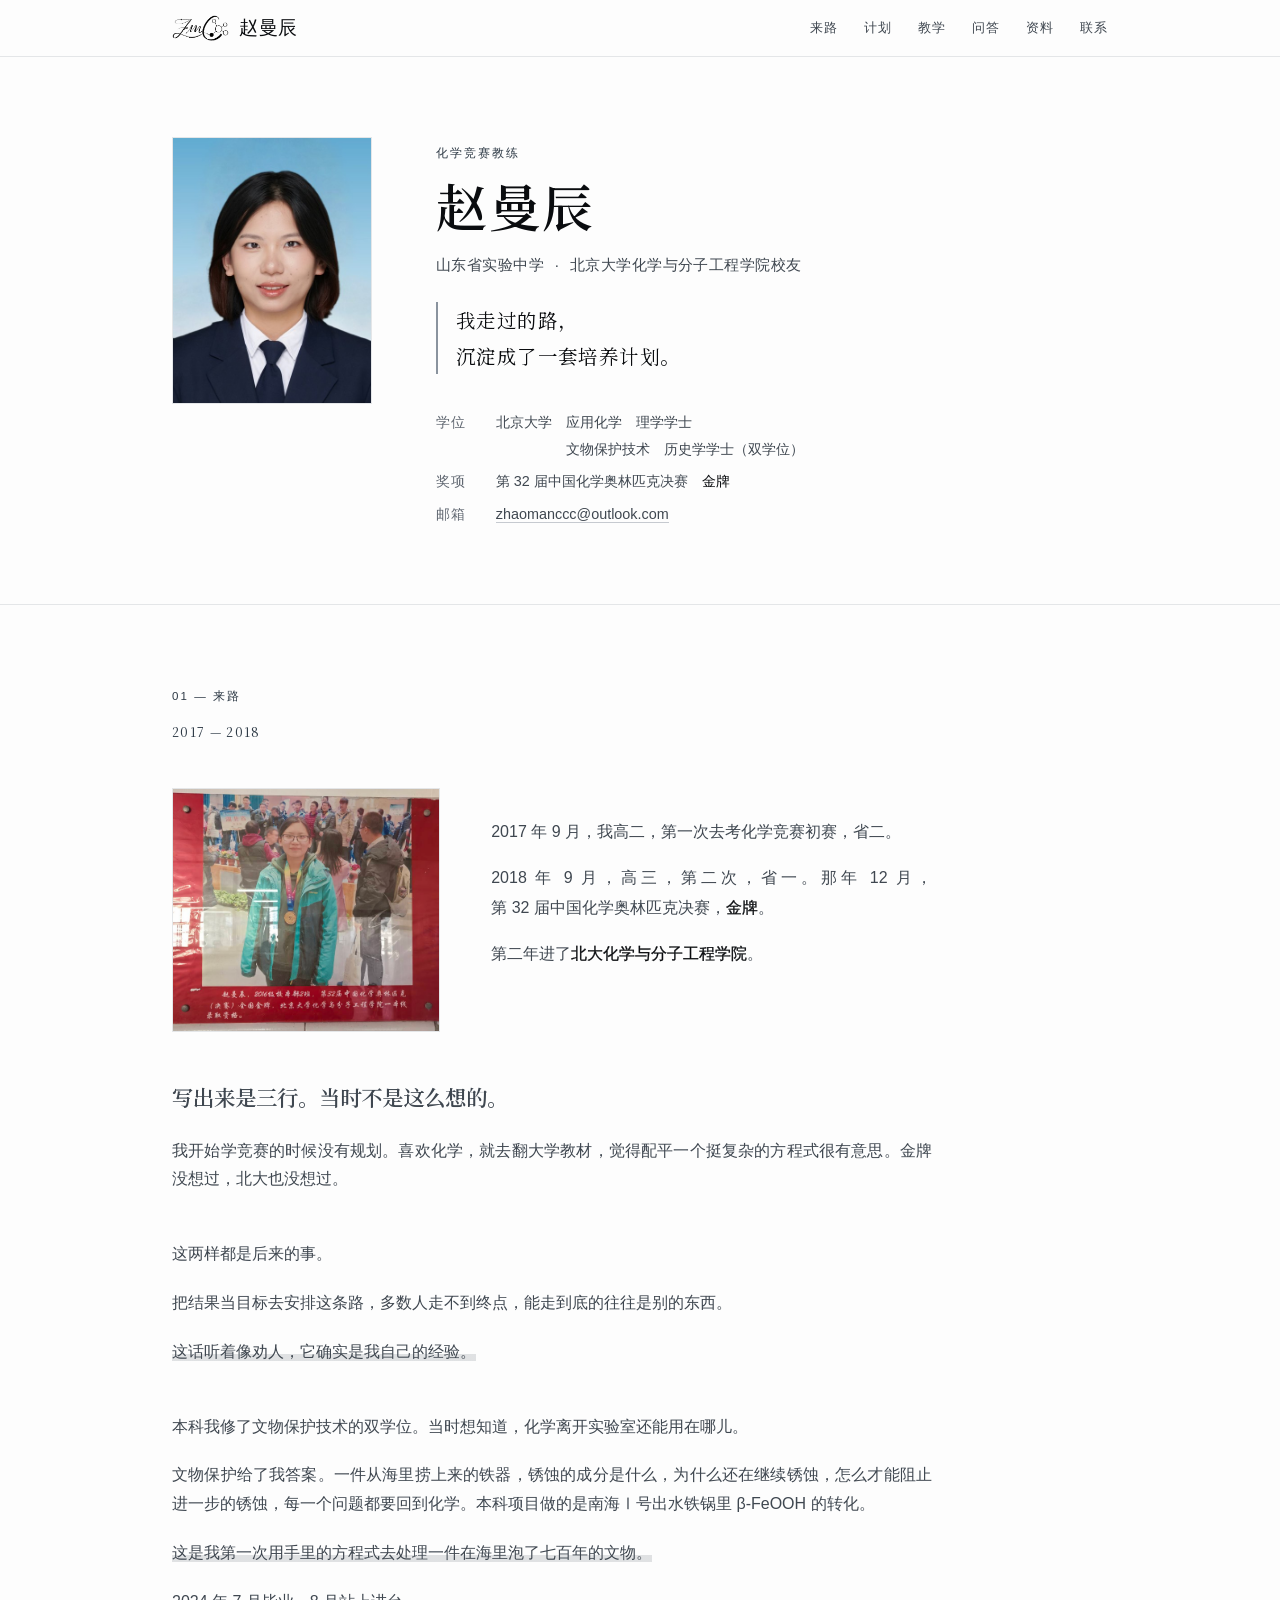
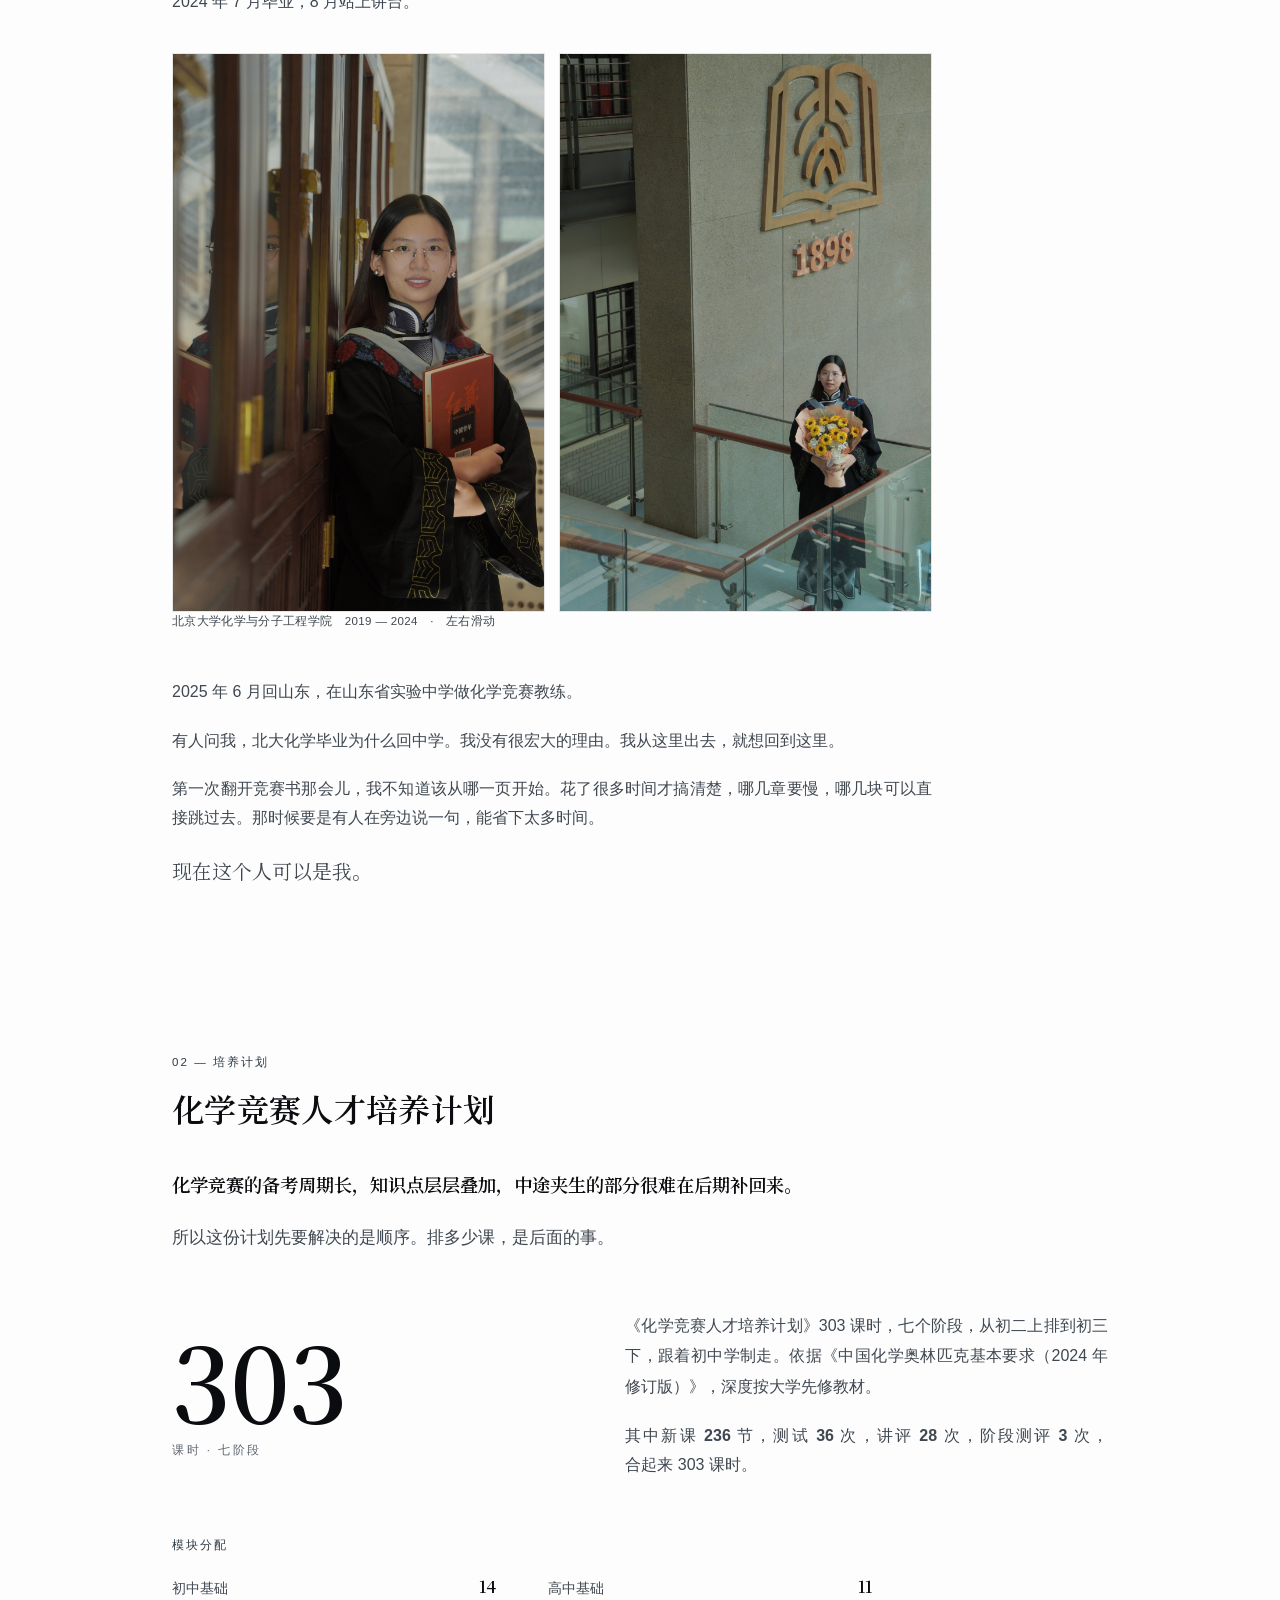
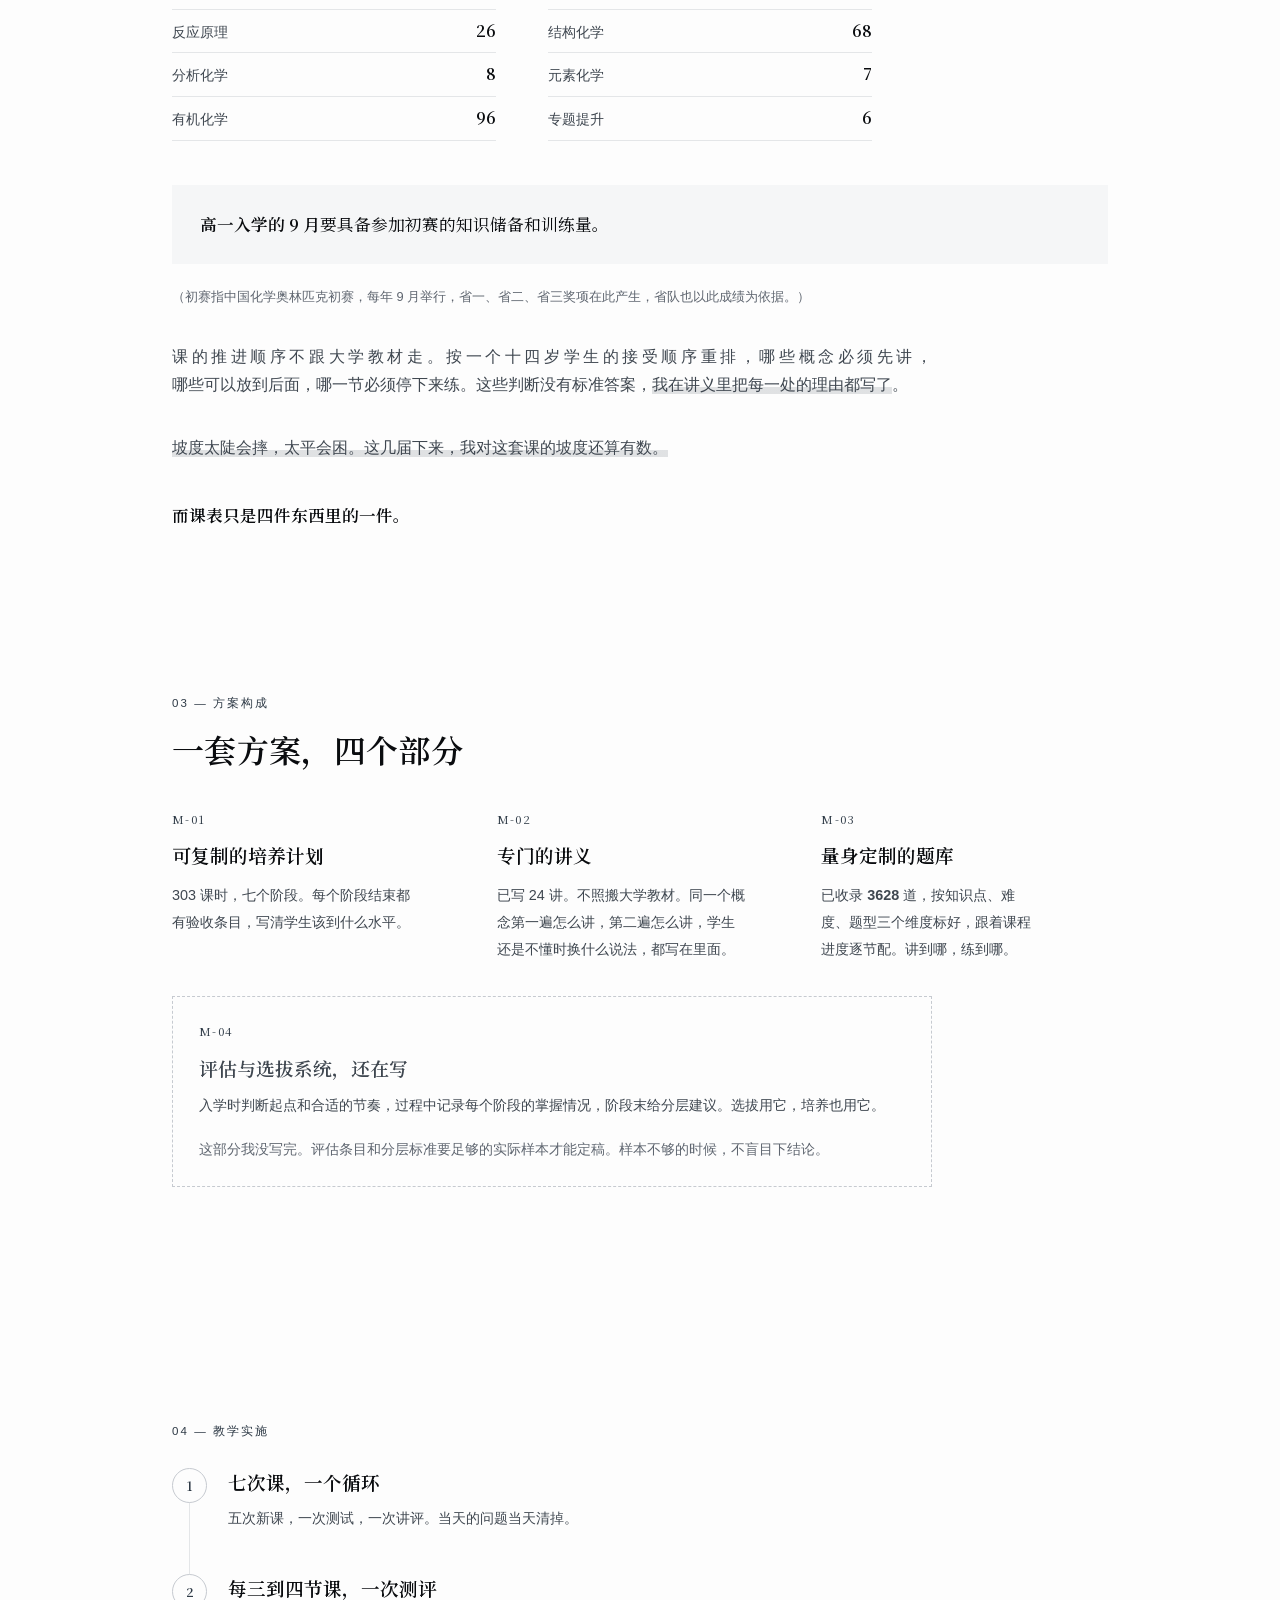
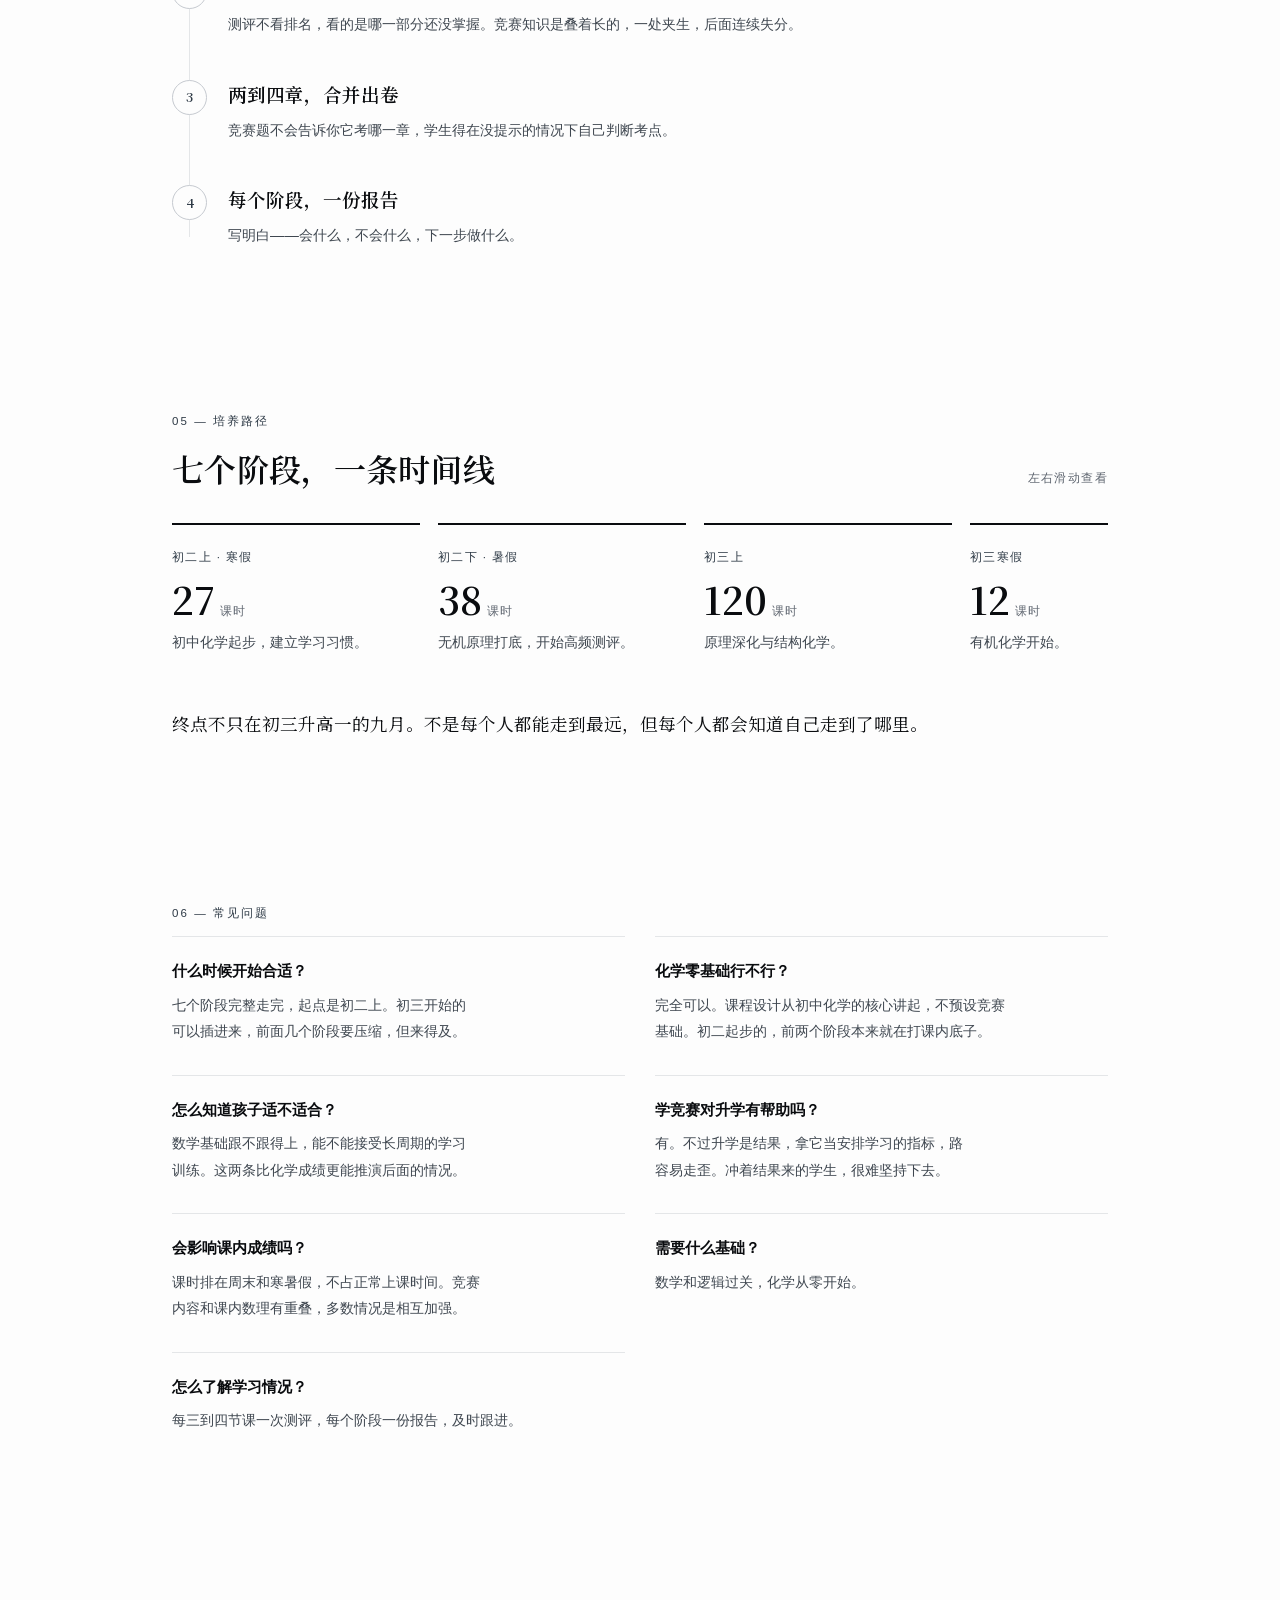
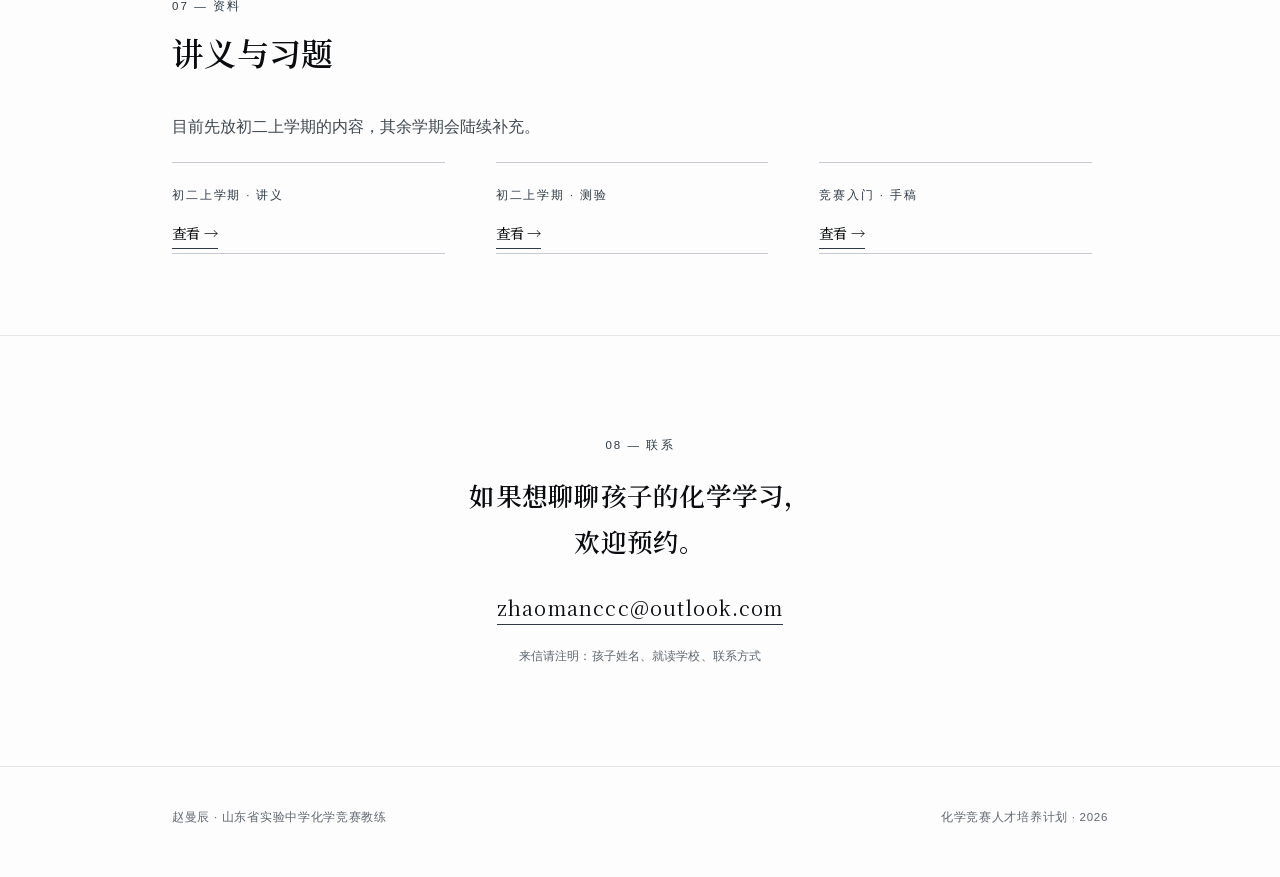
<file: index.html>
<!DOCTYPE html>
<html lang="zh-CN">
<head>
<meta charset="utf-8">
<meta name="viewport" content="width=device-width, initial-scale=1">
<title>赵曼辰 · 化学竞赛教练</title>
<meta name="description" content="赵曼辰，山东省实验中学化学竞赛教练，北京大学应用化学、文物保护技术双学士，第 32 届中国化学奥林匹克金牌。">
<meta name="theme-color" content="#FDFDFD">

<meta property="og:type" content="profile">
<meta property="og:title" content="赵曼辰 · 化学竞赛教练">
<meta property="og:description" content="我走过的路，沉淀成了一套培养计划。">

<link rel="icon" href="favicon.svg" type="image/svg+xml">
<link rel="icon" href="favicon-32.png" sizes="32x32">
<link rel="preload" href="assets/fonts/noto-serif-sc-600.woff2" as="font" type="font/woff2" crossorigin>
<link rel="stylesheet" href="style.css?v=202610301600">
<!--
  设计方法参考：ESTHER不二 · esther-design-system
  https://github.com/esthersjw/esther-design-system
  许可：CC BY-NC-SA 4.0
  说明：仅借鉴其布局方法论与场景规范，未使用其模板与组件代码。
-->
</head>
<body id="top">

<nav class="nav" id="nav">
  <div class="nav-inner">
    <a class="nav-brand" href="#top">
      <img class="nav-logo" src="assets/logo.png" alt="赵曼辰">
      <span>赵曼辰</span>
    </a>
    <div class="nav-links">
      <a href="#story">来路</a>
      <a href="#program">计划</a>
      <a href="#method">教学</a>
      <a href="#faq">问答</a>
      <a href="#materials">资料</a>
      <a href="#contact">联系</a>
    </div>
  </div>
</nav>



<!-- ==================== 首屏 ==================== -->
<header class="hero">
  <div class="container">
    <div class="hero-grid">

      <div class="hero-portrait">
        <div class="photo-frame">
          <img src="assets/portrait.jpg" alt="赵曼辰肖像"
               onerror="this.parentNode.classList.add('is-empty');this.remove();">
          <div class="photo-ph">
            <span class="ph-idx">PH-01</span>
            <span class="ph-label">肖像照片</span>
            <span class="ph-hint">放入 assets/portrait.jpg<br>建议 3:4 竖版</span>
          </div>
        </div>
      </div>

      <div class="hero-info">
        <p class="eyebrow">化学竞赛教练</p>
        <h1>赵曼辰</h1>
        <p class="hero-role"><span>山东省实验中学</span><span class="hero-role-sep">·</span><span>北京大学化学与分子工程学院校友</span></p>
        <p class="hero-quote">我走过的路，<br>沉淀成了一套培养计划。</p>

        <dl class="facts">
          <dt>学位</dt>
          <dd class="deg-list"><span class="deg-school">北京大学</span><span>应用化学　理学学士</span><span>文物保护技术　历史学学士（双学位）</span></dd>
          <dt>奖项</dt>
          <dd>第 32 届中国化学奥林匹克决赛　<b>金牌</b></dd>
          <dt>邮箱</dt>
          <dd><a href="mailto:zhaomanccc@outlook.com">zhaomanccc@outlook.com</a></dd>
        </dl>
      </div>

    </div>
  </div>
</header>

<!-- ==================== 01 来路 ==================== -->
<section class="section" id="story">
  <div class="container">
    <p class="eyebrow">01 — 来路</p>

    <div class="story-layout">
            <div class="story-body">

        <article class="story-item" id="s1">
          <span class="story-time">2017 — 2018</span>
          <div class="story-split">
            <div class="split-text">
              <p class="first">2017 年 9 月，我高二，第一次去考化学竞赛初赛，省二。</p>
              <p>2018 年 9 月，高三，第二次，省一。那年 12 月，<span class="nb">第 32 届中国化学奥林匹克</span>决赛，<strong>金牌</strong>。</p>
              <p>第二年进了<strong>北大化学与分子工程学院</strong>。</p>
            </div>

            <figure class="story-figure split-figure">
            <div class="photo-frame">
              <img src="assets/award.png" alt="化学竞赛获奖照片"
                   onerror="this.parentNode.classList.add('is-empty');this.remove();">
              <div class="photo-ph">
                <span class="ph-idx">PH-02</span>
                <span class="ph-label">竞赛与获奖</span>
                <span class="ph-hint">放入 assets/award.jpg<br>建议 3:2 横版</span>
              </div>
            </div>
            </figure>
          </div>
        </article>

        <article class="story-item" id="s2">
          <p class="story-big">写出来是三行。当时不是这么想的。</p>
          <p>我开始学竞赛的时候没有规划。喜欢化学，就去翻大学教材，觉得配平一个挺复杂的方程式很有意思。金牌没想过，北大也没想过。</p>
        </article>

        <article class="story-item" id="s3">
          <p>这两样都是后来的事。</p>
          <p>把结果当目标去安排这条路，多数人走不到终点，能走到底的往往是别的东西。</p>
          <p><span class="mark">这话听着像劝人，它确实是我自己的经验。</span></p>
        </article>

        <article class="story-item" id="s4">
          <p>本科我修了文物保护技术的双学位。当时想知道，化学离开实验室还能用在哪儿。</p>
          <p>文物保护给了我答案。一件从海里捞上来的铁器，锈蚀的成分是什么，为什么还在继续<span class="nb">锈蚀</span>，怎么才能阻止进一步的<span class="nb">锈蚀</span>，每一个问题都要回到化学。本科项目做的是南海Ⅰ号<span class="nb">出水</span>铁锅里 β-FeOOH 的转化。</p>
          <p><span class="mark">这是我第一次用手里的方程式去处理一件在海里泡了七百年的文物。</span></p>
          <p>2024 年 7 月毕业，8 月站上讲台。</p>

          <div class="photo-slider">
            <figure class="photo-frame">
              <img src="assets/pku-1.jpg" alt="北京大学毕业照"
                   onerror="this.parentNode.classList.add('is-empty');this.remove();">
              <div class="photo-ph">
                <span class="ph-idx">PH-03</span>
                <span class="ph-label">毕业 · 学位服</span>
                <span class="ph-hint">assets/pku-1.jpg</span>
              </div>
            </figure>
            <figure class="photo-frame">
              <img src="assets/pku-2.jpg" alt="北京大学毕业照"
                   onerror="this.parentNode.classList.add('is-empty');this.remove();">
              <div class="photo-ph">
                <span class="ph-idx">PH-04</span>
                <span class="ph-label">毕业 · 1898</span>
                <span class="ph-hint">assets/pku-2.jpg</span>
              </div>
            </figure>
          </div>
          <p class="photo-set-note">北京大学化学与分子工程学院　2019 — 2024　·　左右滑动</p>
        </article>

        <article class="story-item" id="s5">
          <p>2025 年 6 月回山东，在山东省实验中学做化学竞赛教练。</p>
          <p>有人问我，北大化学毕业为什么回中学。我没有很宏大的理由。我从这里出去，就想回到这里。</p>
          <p>第一次翻开竞赛书那会儿，我不知道该从哪一页开始。花了很多时间才搞清楚，哪几章要慢，哪几块可以直接跳过去。那时候要是有人在旁边说一句，能省下太多时间。</p>
          <p class="strong-line">现在这个人可以是我。</p>
        </article>

      </div>
    </div>
  </div>
</section>

<!-- ==================== 02 培养计划 ==================== -->
<section class="section" id="program">
  <div class="container">
    <p class="eyebrow">02 — 培养计划</p>
    <h2>化学竞赛人才培养计划</h2>

    <div class="program-intro">
      <p class="program-lead">化学竞赛的备考周期长，知识点层层叠加，中途夹生的部分很难在后期补回来。</p>
      <p class="program-pivot">所以这份计划先要解决的是顺序。排多少课，是后面的事。</p>
    </div>

    <div class="map-layout" style="margin-top:clamp(34px,4.6vw,58px)">
      <div class="map-figure reveal">
        <span class="map-number">303</span>
        <span class="map-unit">课时 · 七阶段</span>
      </div>

      <div class="map-body reveal reveal-d1">
        <p class="lead">《化学竞赛人才培养计划》303 课时，七个阶段，从初二上排到初三下，跟着初中学制走。依据《中国化学奥林匹克基本要求（2024 年修订版）》，深度按大学先修教材。</p>
        <p>其中新课 <b>236</b> 节，测试 <b>36</b> 次，讲评 <b>28</b> 次，阶段测评 <b>3</b> 次，<span class="nb">合起来 303 课时。</span></p>
      </div>
    </div>

    <div class="module-block reveal">
      <h3 class="module-title">模块分配</h3>
      <div class="module-list">
        <div class="module-row"><span class="m-name">初中基础</span><span class="m-fill"></span><span class="m-num">14</span></div>
        <div class="module-row"><span class="m-name">高中基础</span><span class="m-fill"></span><span class="m-num">11</span></div>
        <div class="module-row"><span class="m-name">反应原理</span><span class="m-fill"></span><span class="m-num">26</span></div>
        <div class="module-row"><span class="m-name">结构化学</span><span class="m-fill"></span><span class="m-num">68</span></div>
        <div class="module-row"><span class="m-name">分析化学</span><span class="m-fill"></span><span class="m-num">8</span></div>
        <div class="module-row"><span class="m-name">元素化学</span><span class="m-fill"></span><span class="m-num">7</span></div>
        <div class="module-row"><span class="m-name">有机化学</span><span class="m-fill"></span><span class="m-num">96</span></div>
        <div class="module-row"><span class="m-name">专题提升</span><span class="m-fill"></span><span class="m-num">6</span></div>
      </div>
    </div>

    <p class="program-goal"><strong>高一入学的 9 月</strong>要具备参加初赛的知识储备和训练量。</p>
    <p class="program-note-inline">（初赛指中国化学奥林匹克初赛，每年 9 月举行，省一、省二、省三奖项在此产生，省队也以此成绩为依据。）</p>

    <p class="program-close">课的推进顺序不跟大学教材走。按一个十四岁学生的接受顺序重排，哪些概念<span class="nb">必须先讲</span>，<span class="nb">哪些可以放到后面</span>，<span class="nb">哪一节必须停下来练</span>。这些判断没有标准答案，<span class="mark nb">我在讲义里把每一处的理由都写了</span>。</p>

    <p class="program-close"><span class="mark">坡度太陡会摔，太平会困。这几届下来，我对这套课的坡度还算有数。</span></p>

    <p class="program-tail">而课表只是四件东西里的一件。</p>
  </div>
</section>

<!-- ==================== 03 方案构成 ==================== -->
<section class="section" id="marks">
  <div class="container">
    <p class="eyebrow">03 — 方案构成</p>
    <h2>一套方案，四个部分</h2>

    <div class="marks-grid">
      <div class="mark-card reveal">
        <span class="mark-idx">M-01</span>
        <h3>可复制的培养计划</h3>
        <p>303 课时，七个阶段。每个阶段结束都有验收条目，写清学生该到什么水平。</p>
      </div>
      <div class="mark-card reveal reveal-d1">
        <span class="mark-idx">M-02</span>
        <h3>专门的讲义</h3>
        <p>已写 24 讲。不照搬大学教材。同一个概念第一遍怎么讲，第二遍怎么讲，学生还是不懂时换什么说法，都写在里面。</p>
      </div>
      <div class="mark-card reveal reveal-d2">
        <span class="mark-idx">M-03</span>
        <h3>量身定制的题库</h3>
        <p>已收录 <b>3628</b> 道，按知识点、难度、题型三个维度标好，跟着课程进度逐节配。讲到哪，练到哪。</p>
      </div>
    </div>

    <div class="mark-wide reveal">
      <span class="mark-idx">M-04</span>
      <h3>评估与选拔系统，还在写</h3>
      <p>入学时判断起点和合适的节奏，过程中记录每个阶段的掌握情况，阶段末给分层建议。选拔用它，培养也用它。</p>
      <p style="margin-top:10px;color:var(--ink-faint);font-size:0.88em;">这部分我没写完。评估条目和分层标准要足够的实际样本才能定稿。样本不够的时候，不盲目下结论。</p>
    </div>

    <div class="doc-row reveal">
      <span class="doc-label">完整方案 · 12 页</span>
      <a class="doc-link" href="plan/plan.pdf" target="_blank" rel="noopener">下载 PDF</a>
      <span class="doc-sep">/</span>
      <a class="doc-link" href="plan/plan-web.html" target="_blank" rel="noopener">在线查看</a>
    </div>
  </div>
</section>



<!-- ==================== 04 教学实施 ==================== -->
<section class="section" id="method">
  <div class="container">
    <p class="eyebrow">04 — 教学实施</p>

    <div class="steps">
      <div class="step reveal">
        <span class="step-num">1</span>
        <h3>七次课，一个循环</h3>
        <p>五次新课，一次测试，一次讲评。当天的问题当天清掉。</p>
      </div>
      <div class="step reveal">
        <span class="step-num">2</span>
        <h3>每三到四节课，一次测评</h3>
        <p>测评不看排名，看的是哪一部分还没掌握。竞赛知识是叠着长的，一处夹生，后面连续失分。</p>
      </div>
      <div class="step reveal">
        <span class="step-num">3</span>
        <h3>两到四章，合并出卷</h3>
        <p>竞赛题不会告诉你它考哪一章，学生得在没提示的情况下自己判断考点。</p>
      </div>
      <div class="step reveal">
        <span class="step-num">4</span>
        <h3>每个阶段，一份报告</h3>
        <p>写明白——会什么，不会什么，下一步做什么。</p>
      </div>
    </div>
  </div>
</section>

<!-- ==================== 05 培养路径 ==================== -->
<section class="section" id="trip">
  <div class="container">
    <p class="eyebrow">05 — 培养路径</p>

    <div class="trip-head">
      <h2 style="margin-bottom:0">七个阶段，一条时间线</h2>
      <span class="trip-hint">左右滑动查看</span>
    </div>

    <div class="trip-scroll reveal">
      <div class="trip-card">
        <span class="phase">初二上 · 寒假</span>
        <span class="hours">27<small>课时</small></span>
        <p>初中化学起步，建立学习习惯。</p>
      </div>
      <div class="trip-card">
        <span class="phase">初二下 · 暑假</span>
        <span class="hours">38<small>课时</small></span>
        <p>无机原理打底，开始高频测评。</p>
      </div>
      <div class="trip-card">
        <span class="phase">初三上</span>
        <span class="hours">120<small>课时</small></span>
        <p>原理深化与结构化学。</p>
      </div>
      <div class="trip-card">
        <span class="phase">初三寒假</span>
        <span class="hours">12<small>课时</small></span>
        <p>有机化学开始。</p>
      </div>
      <div class="trip-card">
        <span class="phase">初三下</span>
        <span class="hours">106<small>课时</small></span>
        <p>有机推进，春季联考，向初赛收口。</p>
      </div>
    </div>

    <p class="trip-note">终点不只在初三升高一的九月。不是每个人都能走到最远，但每个人都会知道自己走到了哪里。</p>
  </div>
</section>

<!-- ==================== 06 常见问题 ==================== -->
<section class="section" id="faq">
  <div class="container">
    <p class="eyebrow">06 — 常见问题</p>

    <div class="faq-grid">
      <div class="faq-item reveal">
        <h3>什么时候开始合适？</h3>
        <p>七个阶段完整走完，起点是初二上。初三开始的可以插进来，前面几个阶段要压缩，但来得及。</p>
      </div>
      <div class="faq-item reveal">
        <h3>化学零基础行不行？</h3>
        <p>完全可以。课程设计从初中化学的核心讲起，不预设竞赛基础。初二起步的，前两个阶段本来就在打课内底子。</p>
      </div>
      <div class="faq-item reveal">
        <h3>怎么知道孩子适不适合？</h3>
        <p>数学基础跟不跟得上，能不能接受长周期的学习训练。这两条比化学成绩更能推演后面的情况。</p>
      </div>
      <div class="faq-item reveal">
        <h3>学竞赛对升学有帮助吗？</h3>
        <p>有。不过升学是结果，拿它当安排学习的指标，路容易走歪。冲着结果来的学生，很难坚持下去。</p>
      </div>
      <div class="faq-item reveal">
        <h3>会影响课内成绩吗？</h3>
        <p>课时排在周末和寒暑假，不占正常上课时间。竞赛内容和课内数理有重叠，多数情况是相互加强。</p>
      </div>
      <div class="faq-item reveal">
        <h3>需要什么基础？</h3>
        <p>数学和逻辑过关，化学从零开始。</p>
      </div>
      <div class="faq-item reveal">
        <h3>怎么了解学习情况？</h3>
        <p>每三到四节课一次测评，每个阶段一份报告，及时跟进。</p>
      </div>
    </div>
</section>

<!-- ==================== 07 资料 ==================== -->
<section class="section" id="materials">
  <div class="container">
    <p class="eyebrow">07 — 资料</p>
    <h2>讲义与习题</h2>
    <p class="lead">目前先放初二上学期的内容，其余学期会陆续补充。</p>

    <div class="mat-grid">
      <a class="mat-card reveal" href="resources.html#handout">
        <span class="mat-kind">初二上学期 · 讲义</span>
        <span class="mat-dl">查看 →</span>
      </a>

      <a class="mat-card reveal reveal-d1" href="resources.html#quiz">
        <span class="mat-kind">初二上学期 · 测验</span>
        <span class="mat-dl">查看 →</span>
      </a>

      <a class="mat-card reveal reveal-d2" href="resources.html#notes">
        <span class="mat-kind">竞赛入门 · 手稿</span>
        <span class="mat-dl">查看 →</span>
      </a>
    </div>

    <!-- 资料上线后，把对应卡片的 <span class="mat-state">整理中</span> 换成：
         <a class="mat-dl" href="materials/handout-01.pdf" target="_blank" rel="noopener">下载 ↓</a>
         文件放进 materials 文件夹，文件名用英文。 -->
  </div>
</section>

<!-- ==================== 08 联系 ==================== -->
<section class="contact" id="contact">
  <div class="container">
    <p class="eyebrow">08 — 联系</p>
    <p class="contact-line">如果想聊聊孩子的化学学习，<br>欢迎预约。</p>
    <a class="contact-email" href="mailto:zhaomanccc@outlook.com">zhaomanccc@outlook.com</a>
    <p class="contact-note">来信请注明：孩子姓名、就读学校、联系方式</p>
  </div>
</section>

<footer class="footer">
  <div class="container">
    <div class="footer-inner">
      <span>赵曼辰 · 山东省实验中学化学竞赛教练</span>
      <span>化学竞赛人才培养计划 · 2026</span>
    </div>
  </div>
</footer>

<script>
(function () {

  var navEl = document.getElementById('nav');
  if (navEl) {
    var onScroll = function () {
      navEl.classList.toggle('scrolled', window.scrollY > 8);
    };
    window.addEventListener('scroll', onScroll, { passive: true });
    onScroll();
  }

  var reduced = window.matchMedia('(prefers-reduced-motion: reduce)').matches;

  var reveals = document.querySelectorAll('.reveal');
  if (reduced || !('IntersectionObserver' in window)) {
    reveals.forEach(function (el) { el.classList.add('in'); });
  } else {
    var io = new IntersectionObserver(function (entries) {
      entries.forEach(function (e) {
        if (e.isIntersecting) {
          e.target.classList.add('in');
          io.unobserve(e.target);
        }
      });
    }, { threshold: 0.12, rootMargin: '0px 0px -6% 0px' });
    reveals.forEach(function (el) { io.observe(el); });
  }

})();
</script>

</body>
</html>
</file>
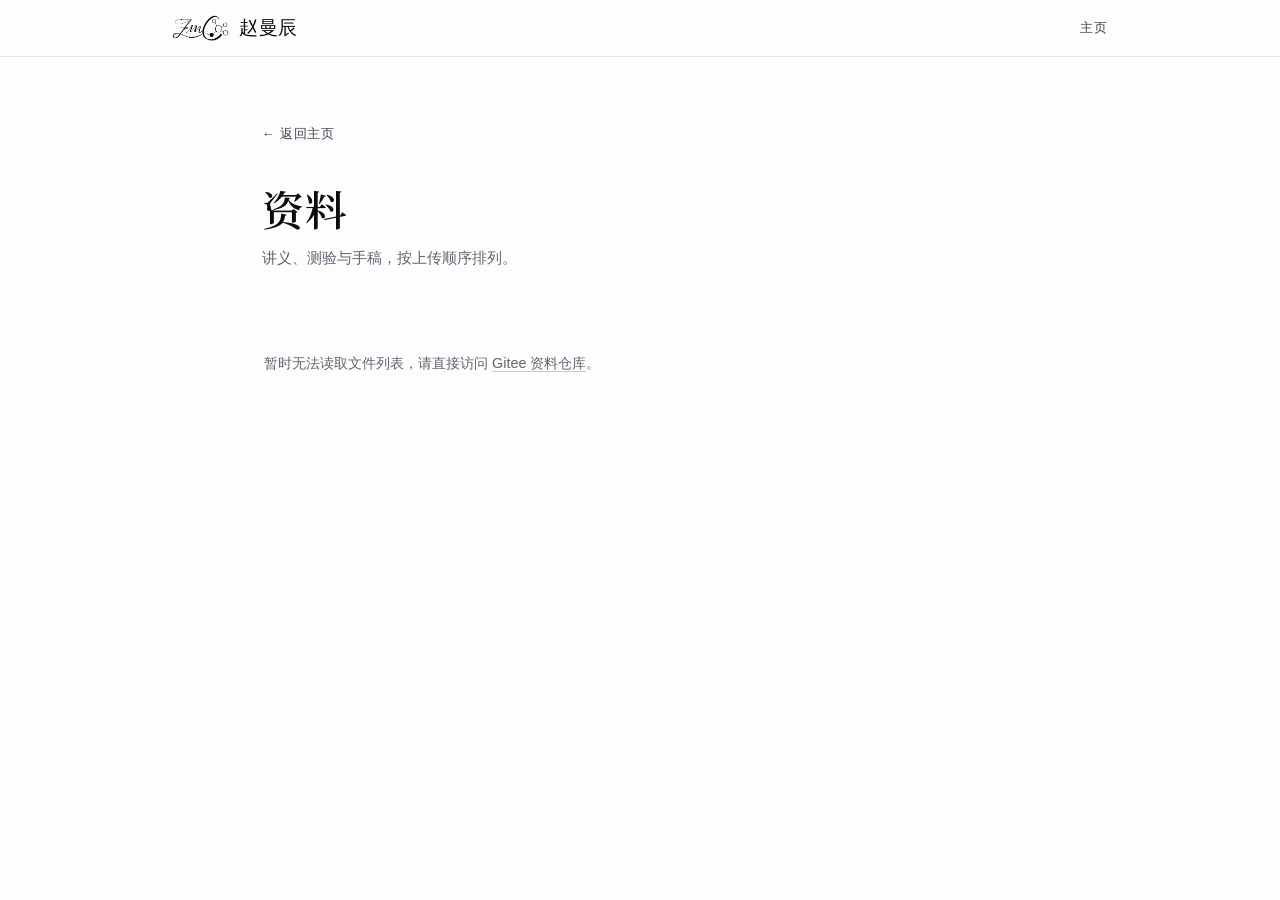
<file: resources.html>
<!DOCTYPE html>
<html lang="zh-CN">
<head>
<meta charset="utf-8">
<meta name="viewport" content="width=device-width, initial-scale=1">
<title>资料 · 赵曼辰</title>
<meta name="robots" content="noindex">
<link rel="icon" href="favicon.svg" type="image/svg+xml">
<link rel="icon" href="favicon-32.png" sizes="32x32">
<link rel="stylesheet" href="style.css?v=202610301600">
<style>
  .res-main {
    max-width: 820px;
    margin: 0 auto;
    padding: clamp(46px, 7vh, 84px) clamp(22px, 5vw, 32px) clamp(64px, 9vh, 104px);
  }
  .res-back {
    display: inline-flex;
    align-items: center;
    gap: 6px;
    font-size: 0.8rem;
    letter-spacing: 0.06em;
    color: var(--ink-soft);
    border: 0;
    margin-bottom: clamp(24px, 4vw, 36px);
  }
  .res-back:hover { color: var(--ink); }
  .res-title {
    font-family: var(--serif);
    font-size: clamp(1.9rem, 4.4vw, 2.6rem);
    font-weight: 600;
    line-height: 1.3;
    margin: 0 0 10px;
    letter-spacing: 0.02em;
  }
  .res-sub {
    font-size: 0.92rem;
    color: var(--ink-faint);
    margin: 0 0 clamp(34px, 5vw, 52px);
    line-height: 1.85;
  }
  .res-group { margin-bottom: clamp(34px, 4.6vw, 52px); }
  .res-group:last-child { margin-bottom: 0; }
  .res-gh {
    font-size: 0.72rem;
    letter-spacing: 0.16em;
    color: var(--accent);
    font-weight: 500;
    margin: 0 0 6px;
    padding-bottom: 10px;
    border-bottom: 2px solid var(--ink);
    display: flex;
    justify-content: space-between;
    align-items: baseline;
  }
  .res-gh span { color: var(--ink-faint); letter-spacing: 0.06em; font-weight: 400; }
  .res-item {
    display: flex;
    align-items: baseline;
    gap: 12px;
    padding: 13px 2px;
    border-bottom: 1px solid var(--rule);
    border-top: 0;
    text-decoration: none;
  }
  .res-item:hover { background: var(--paper-alt); }
  .res-name {
    flex: 1;
    font-size: 0.94rem;
    color: var(--ink);
    line-height: 1.6;
    word-break: break-all;
  }
  .res-size {
    font-size: 0.74rem;
    color: var(--ink-faint);
    white-space: nowrap;
    font-variant-numeric: tabular-nums;
  }
  .res-dl {
    font-size: 0.76rem;
    color: var(--accent);
    white-space: nowrap;
    border-bottom: 1px solid var(--accent);
  }
  .res-empty, .res-msg {
    font-size: 0.9rem;
    color: var(--ink-faint);
    padding: 26px 2px;
    line-height: 1.9;
  }
  .res-tip {
    margin-top: 18px;
    font-size: 0.74rem;
    color: var(--ink-faint);
    line-height: 1.9;
    padding-left: 2px;
  }
</style>
</head>
<body>

<nav class="nav" id="nav">
  <div class="nav-inner">
    <a class="nav-brand" href="index.html">
      <img class="nav-logo" src="assets/logo.png" alt="赵曼辰">
      <span>赵曼辰</span>
    </a>
    <div class="nav-links">
      <a href="index.html">主页</a>
    </div>
  </div>
</nav>

<main class="res-main">
  <a class="res-back" href="index.html">← 返回主页</a>

  <h1 class="res-title">资料</h1>
  <p class="res-sub">讲义、测验与手稿，按上传顺序排列。</p>

  <div id="list">
    <p class="res-msg">正在加载…</p>
  </div>

  <p class="res-tip" id="tip"></p>
</main>

<script>
(function () {
  var REPO = 'Seleniummm/Seleniummm.github.io';

  // PDF 走国内仓库（Gitee），页面本身仍在 GitHub
  // 注意：Gitee raw 的 Content-Type 是 octet-stream，点击即下载
  var BASE = 'https://gitee.com/Seleniummm/materials/raw/master/';
  var GROUPS = [
    { key: 'handout', label: '讲义', re: /^(handout|jiangyi|lecture)/i },
    { key: 'quiz',    label: '测验', re: /^(quiz|test|ceyan)/i },
    { key: 'notes',   label: '手稿', re: /^(note|notes|draft|shougao|manuscript)/i }
  ];

  var listEl = document.getElementById('list');
  var tipEl = document.getElementById('tip');

  function fmtSize(n) {
    if (!n) return '';
    if (n < 1024 * 1024) return Math.round(n / 1024) + ' KB';
    return (n / 1024 / 1024).toFixed(1) + ' MB';
  }

  function naturalSort(a, b) {
    return a.localeCompare(b, 'zh-CN', { numeric: true, sensitivity: 'base' });
  }

  function render(files) {
    if (!files || !files.length) {
      listEl.innerHTML = '<p class="res-empty">资料正在整理，第一份上传后会显示在这里。</p>';
      return;
    }

    var buckets = {};
    GROUPS.forEach(function (g) { buckets[g.key] = []; });
    buckets.other = [];

    files.forEach(function (f) {
      var hit = GROUPS.filter(function (g) { return g.re.test(f.name); })[0];
      (hit ? buckets[hit.key] : buckets.other).push(f);
    });

    var html = '';

    GROUPS.concat([{ key: 'other', label: '其他' }]).forEach(function (g) {
      var arr = buckets[g.key];
      if (!arr || !arr.length) return;
      arr.sort(function (a, b) { return naturalSort(a.name, b.name); });

      html += '<section class="res-group">';
      html += '<h2 class="res-gh">' + g.label + '<span>' + arr.length + ' 份</span></h2>';
      arr.forEach(function (f) {
        var label = f.name.replace(/\.[^.]+$/, '');
        var m = label.match(/^(handout|quiz|note|notes|draft|test)-(\d+)-(.+)$/i);
        if (m) label = m[2] + '　' + m[3];
        html += '<a class="res-item" href="' + BASE + encodeURIComponent(f.name) + '"'
              + ' target="_blank" rel="noopener noreferrer" referrerpolicy="no-referrer">';
        html += '<span class="res-name">' + label + '</span>';
        html += '<span class="res-size">' + fmtSize(f.size) + '</span>';
        html += '<span class="res-dl">下载</span>';
        html += '</a>';
      });
      html += '</section>';
    });

    listEl.innerHTML = html;
  }

  function load() {
    // 优先 Gitee：国内直连，一次拿全量含 size
    fetch('https://gitee.com/api/v5/repos/Seleniummm/materials/git/trees/master?recursive=1')
      .then(function (r) { if (!r.ok) throw new Error('gitee'); return r.json(); })
      .then(function (d) {
        var files = (d.tree || [])
          .filter(function (f) { return f.type === 'blob' && /\.pdf$/i.test(f.path); })
          .map(function (f) { return { name: f.path, size: f.size }; });
        if (!files.length) throw new Error('empty');
        render(files);
      })
      .catch(function () {
        // 兜底一：GitHub 目录
        return fetch('https://api.github.com/repos/' + REPO + '/contents/materials')
          .then(function (r) { if (!r.ok) throw new Error('api'); return r.json(); })
          .then(function (data) {
            var files = data
              .filter(function (f) { return f.type === 'file' && /\.pdf$/i.test(f.name); })
              .map(function (f) { return { name: f.name, size: f.size }; });
            render(files);
          })
          .catch(function () {
            // 兜底二：jsDelivr 文件镜像
            return fetch('https://data.jsdelivr.com/v1/packages/gh/' + REPO + '@main?structure=flat')
              .then(function (r) { return r.json(); })
              .then(function (d) {
                var files = (d.files || [])
                  .filter(function (f) { return /^\/materials\/.+\.pdf$/i.test(f.name); })
                  .map(function (f) { return { name: f.name.replace('/materials/', ''), size: f.size }; });
                render(files);
              })
              .catch(function () {
                listEl.innerHTML = '<p class="res-msg">暂时无法读取文件列表，请直接访问 <a href="https://gitee.com/Seleniummm/materials" target="_blank" rel="noopener">Gitee 资料仓库</a>。</p>';
              });
          });
      });
  }

  load();
})();
</script>

</body>
</html>
</file>
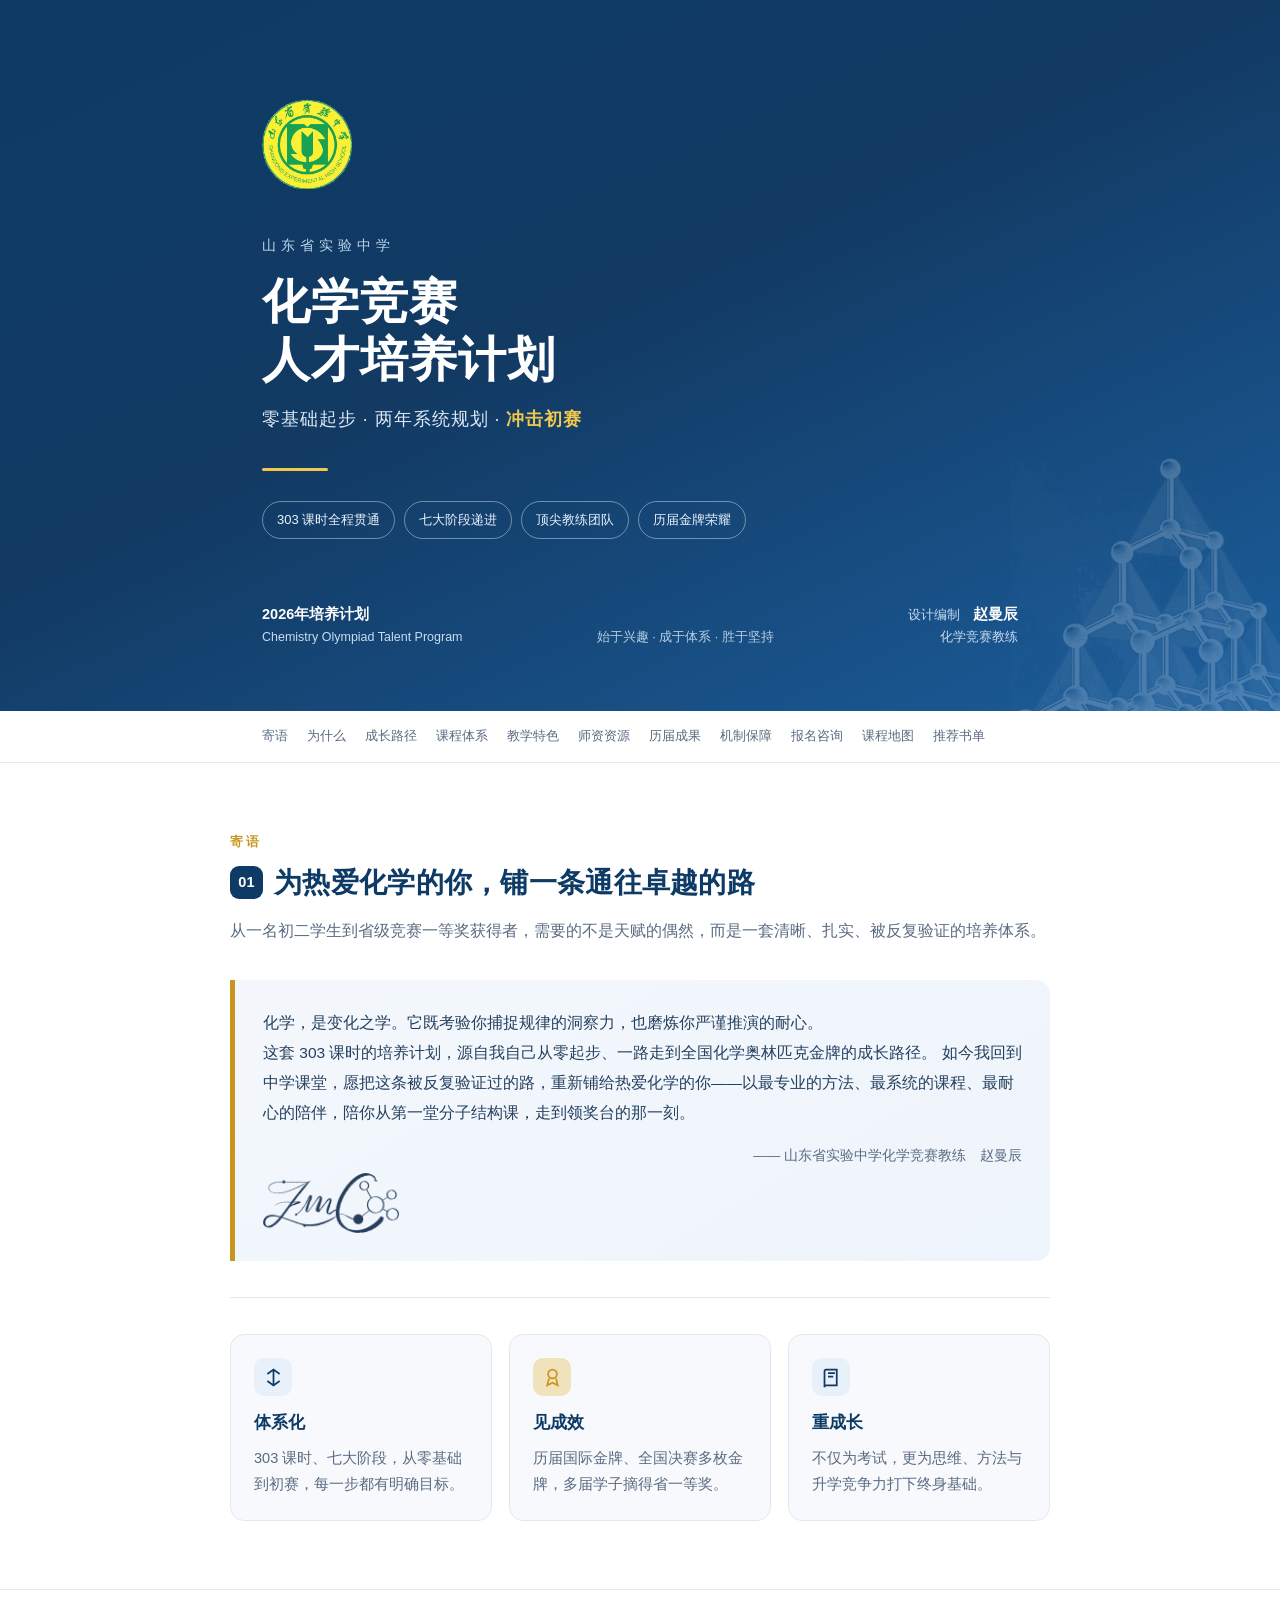
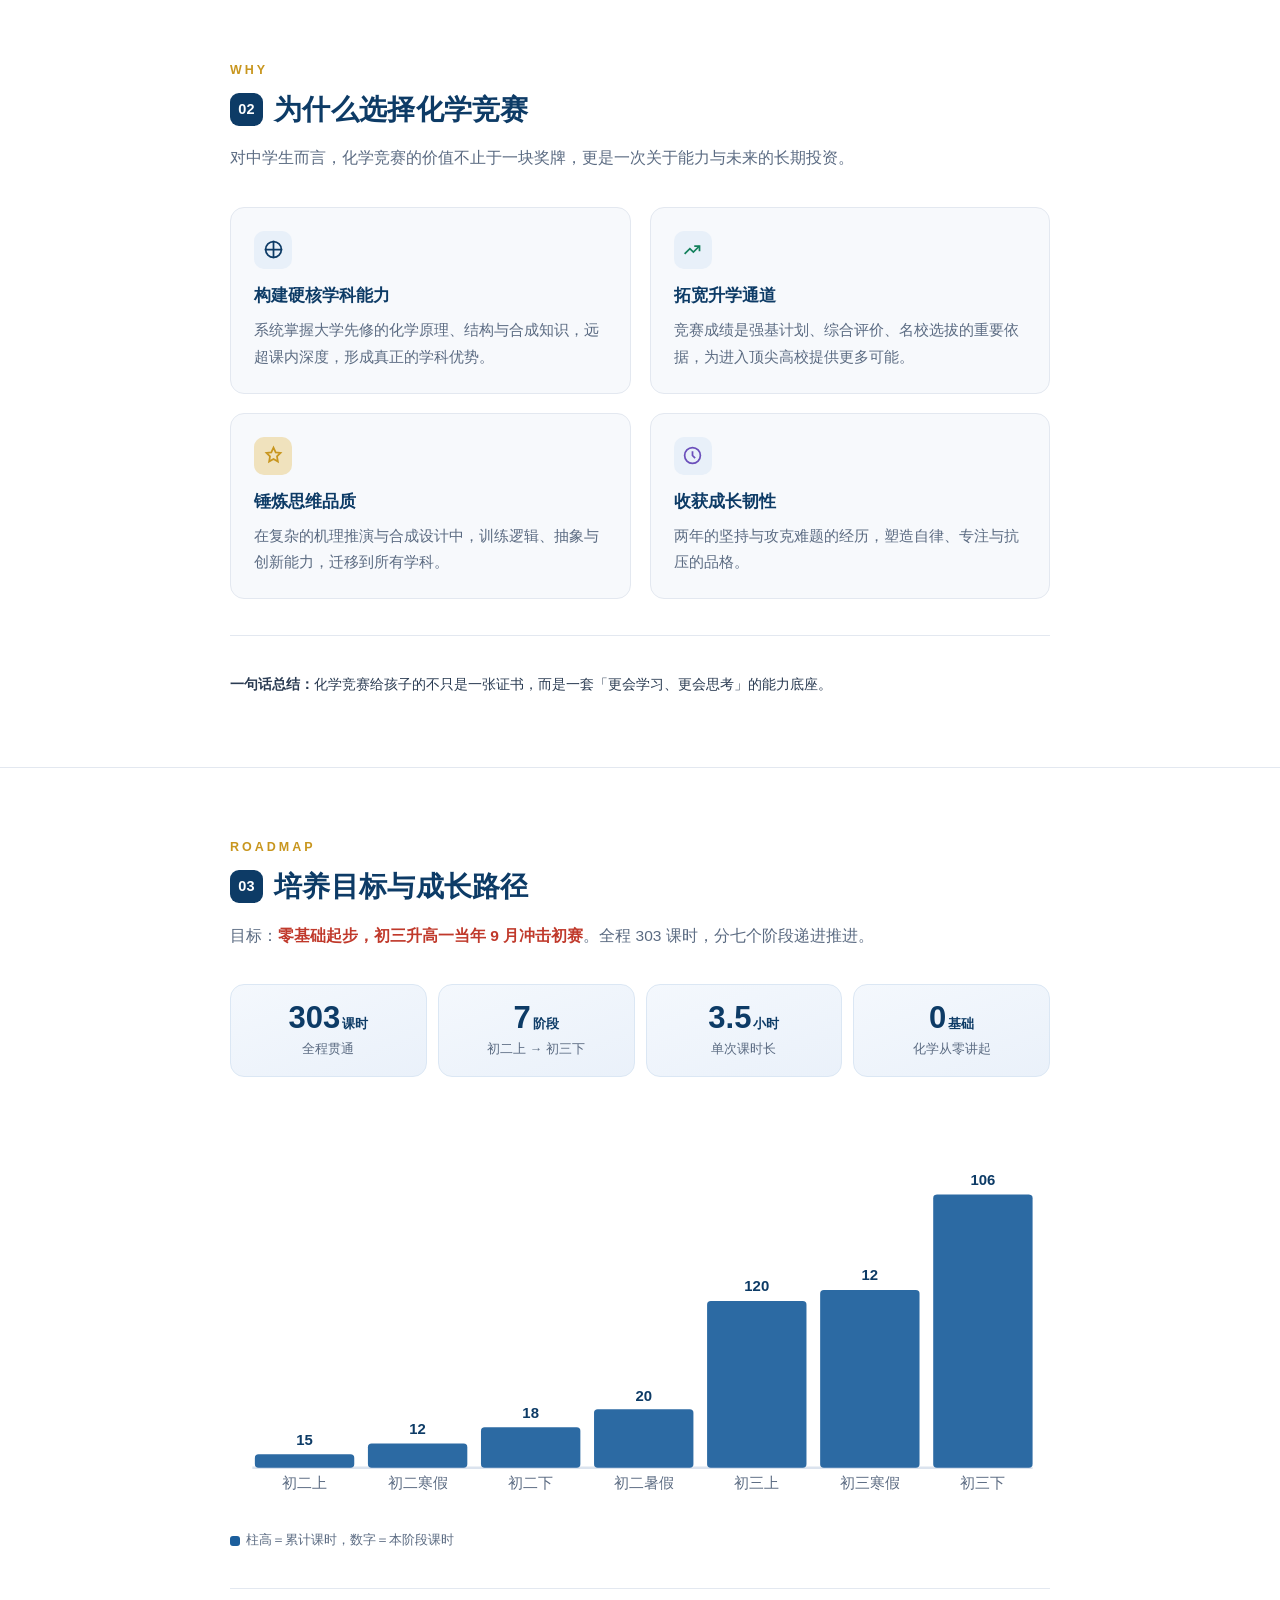
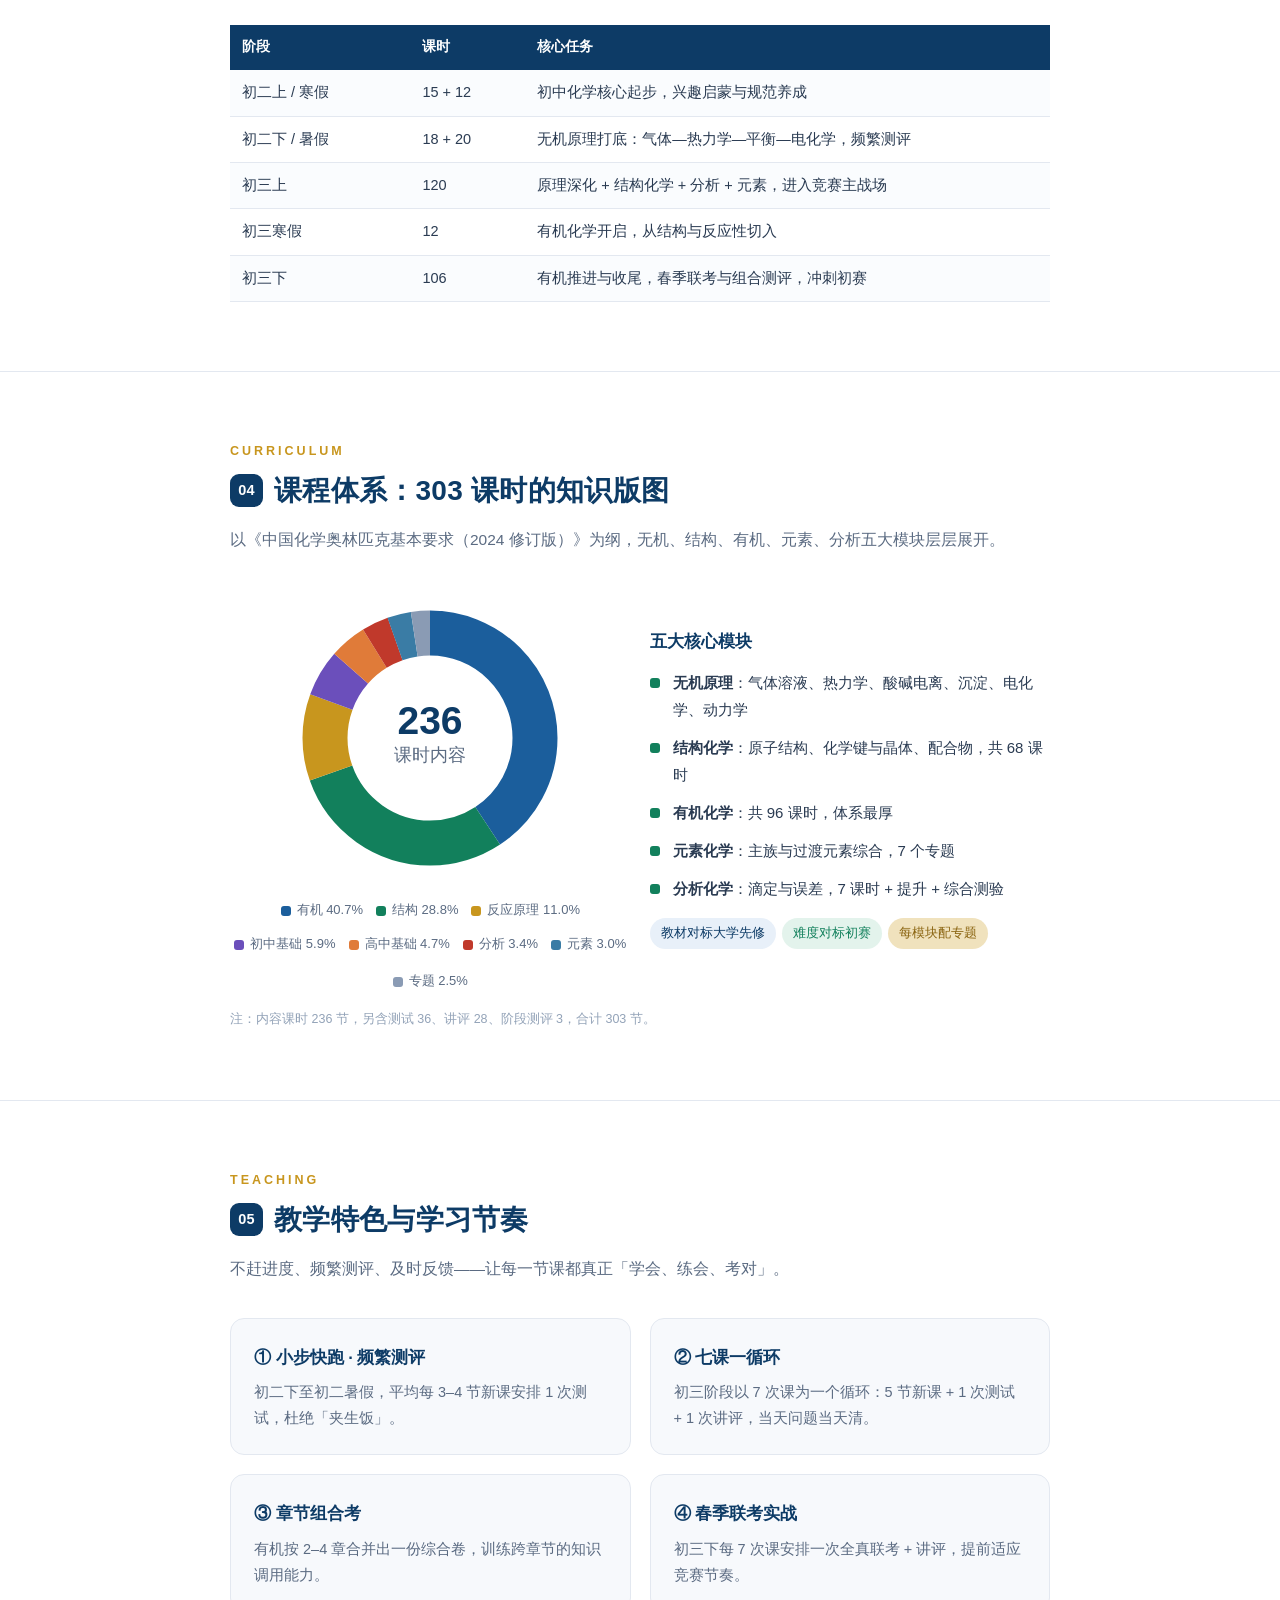
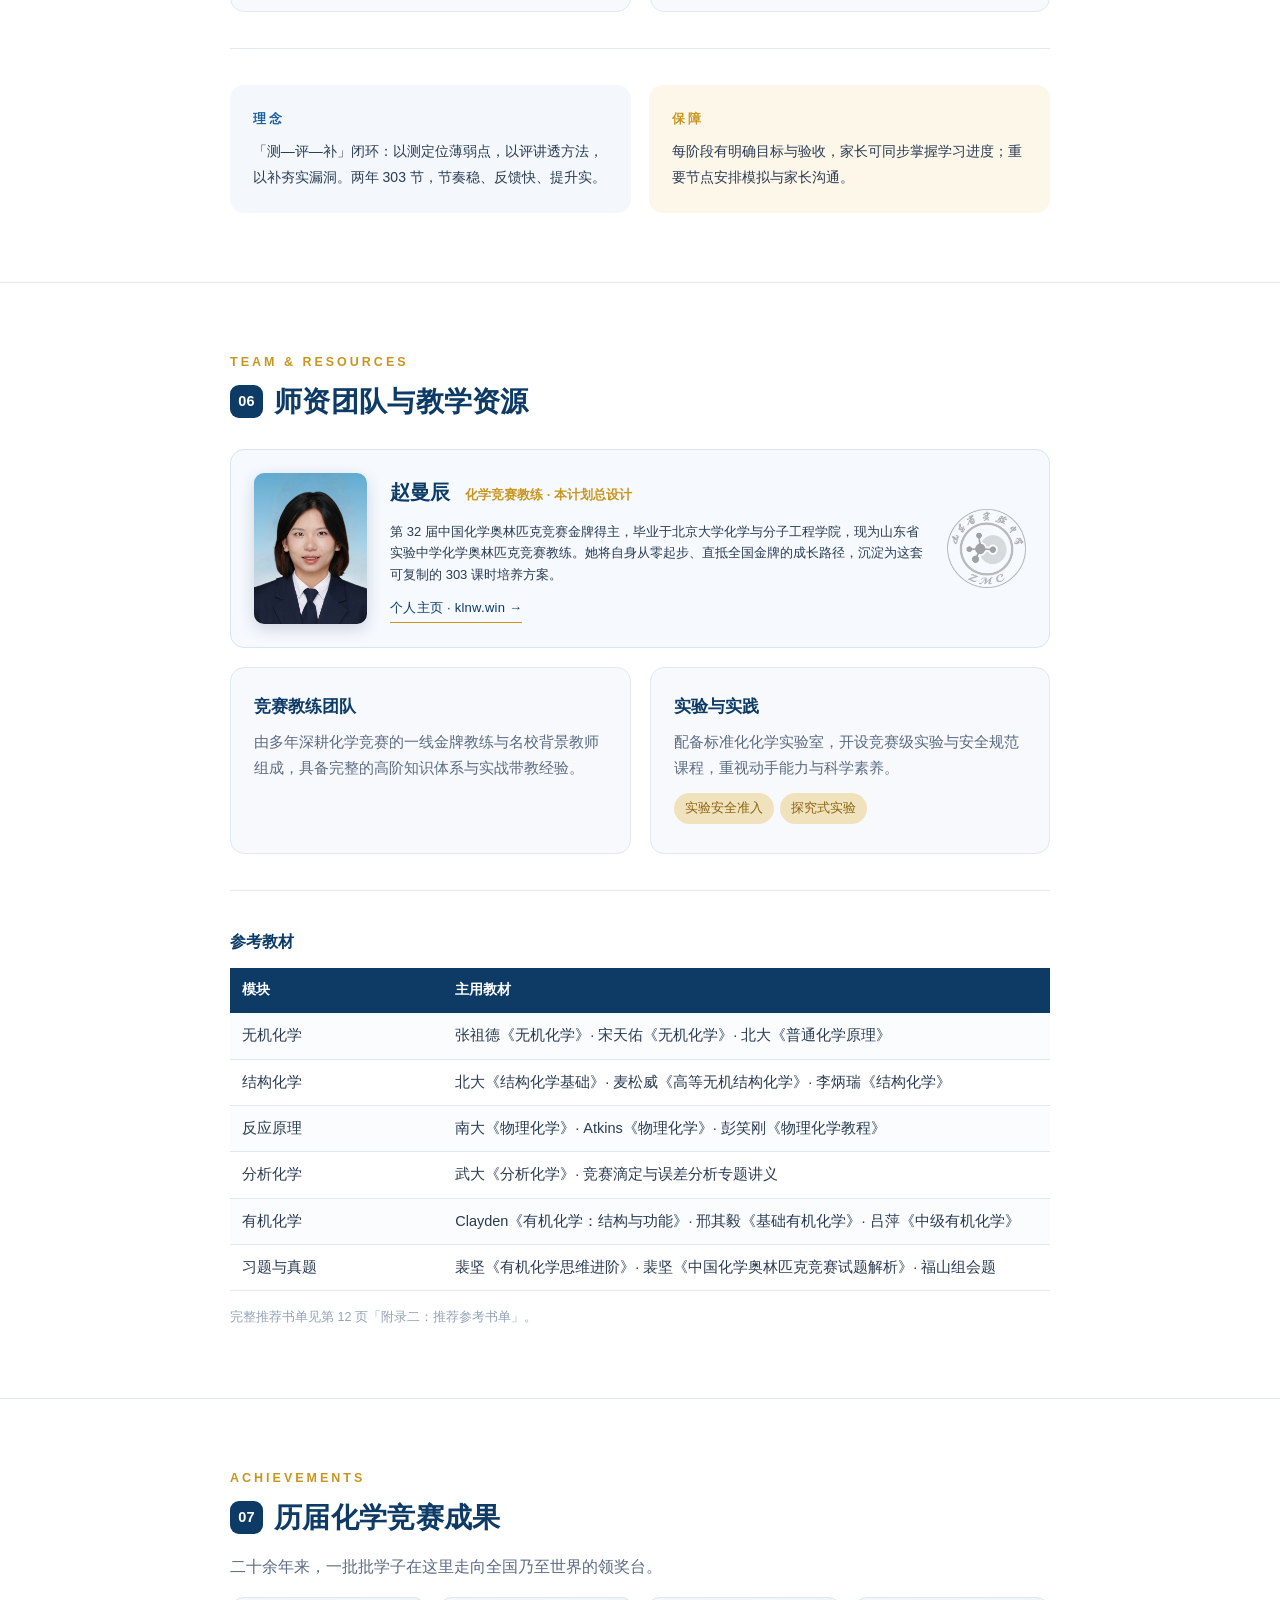
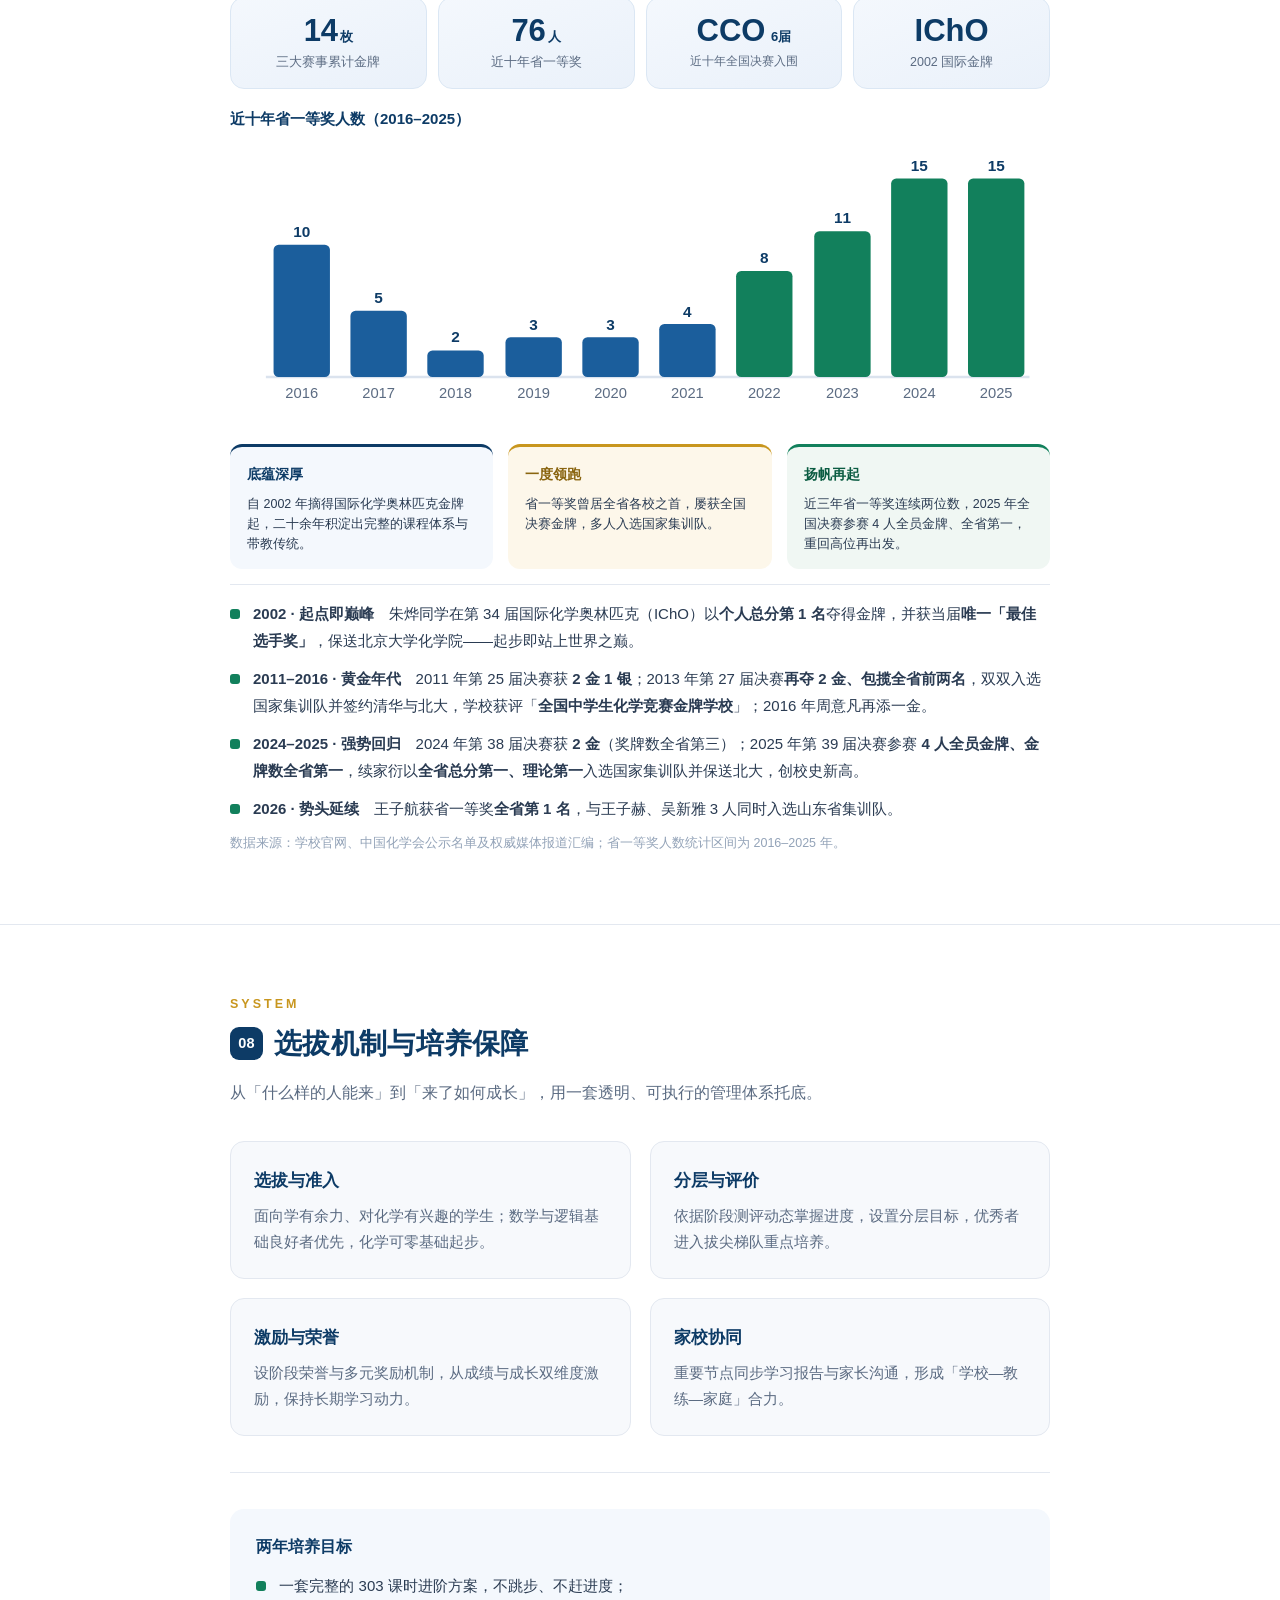
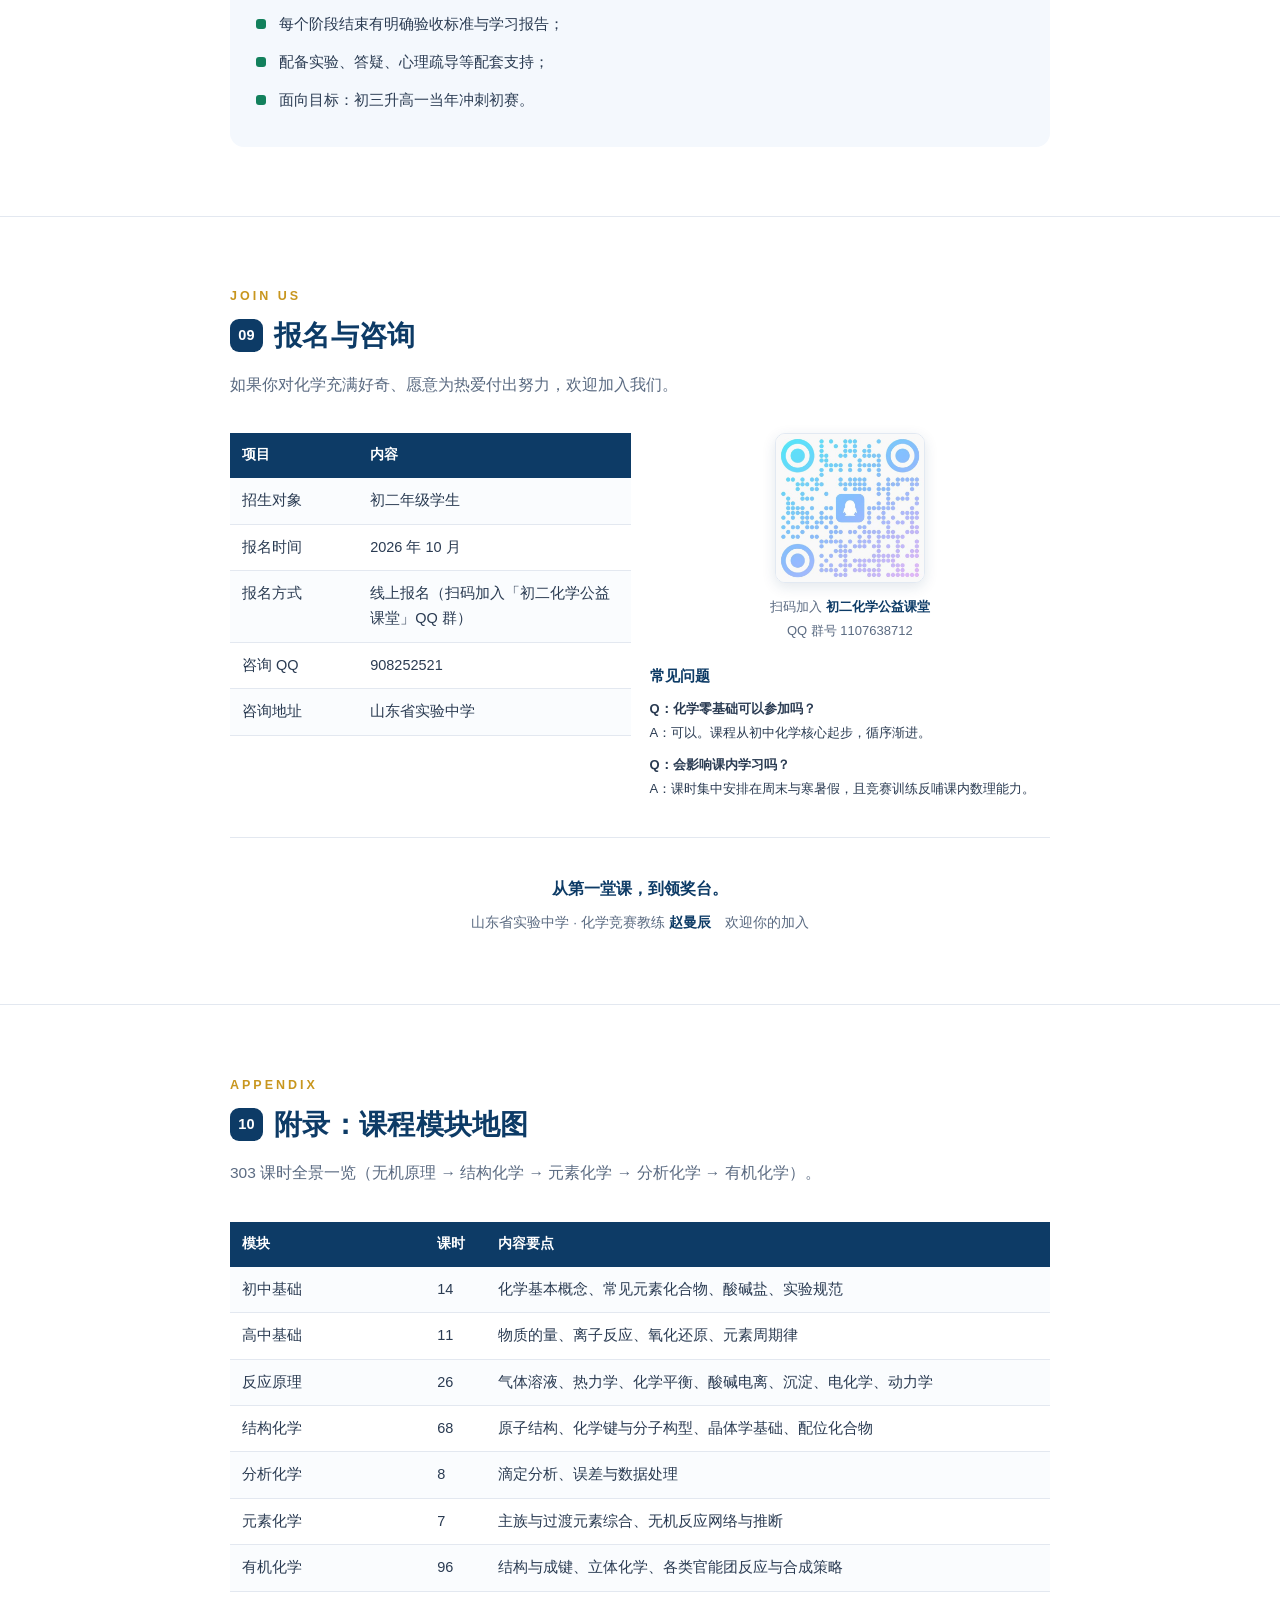
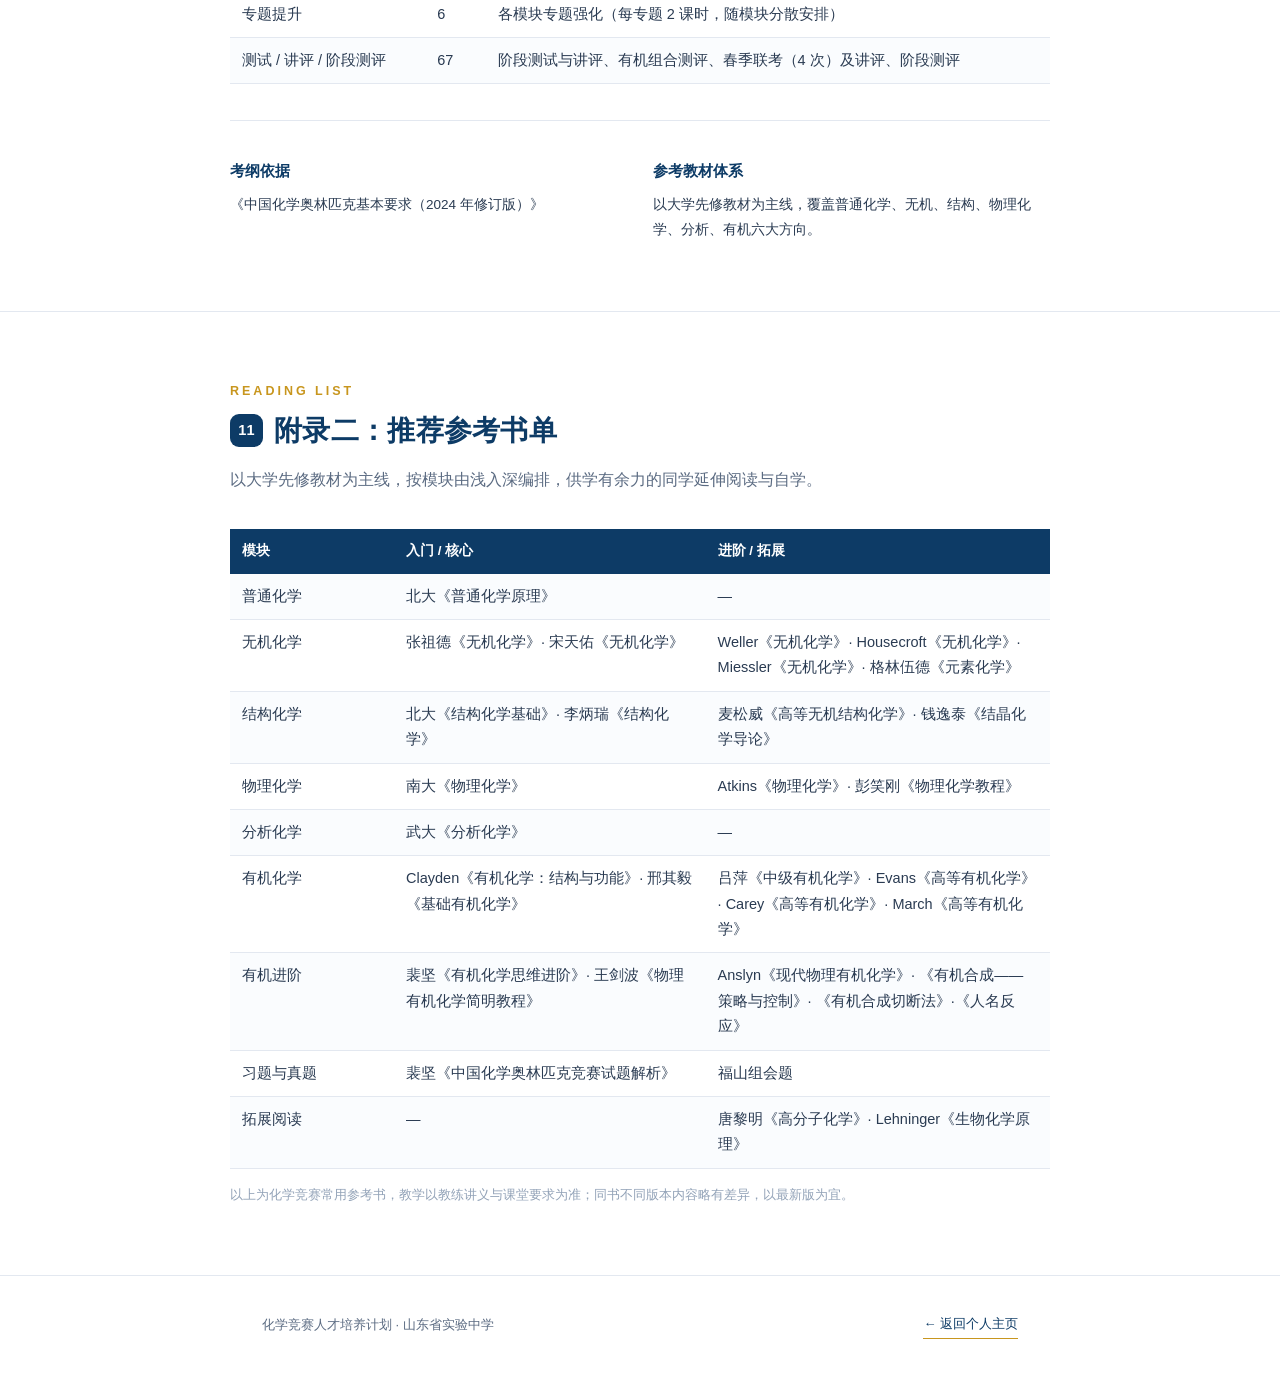
<file: plan/plan-web.html>
<!DOCTYPE html>
<html lang="zh-CN">
<head>
<meta charset="utf-8">
<meta name="viewport" content="width=device-width, initial-scale=1">
<title>化学竞赛人才培养计划 · 山东省实验中学</title>
<style>
/* 化学竞赛人才培养计划 · 网页版 */

:root{
  --ink:#12263f; --muted:#5b6b82; --line:#e3e8f0;
  --blue:#0d3b66; --blue2:#1b5e9c; --blue3:#e8f0f9;
  --gold:#c8961e; --gold2:#f0e2bd;
  --green:#12805c; --red:#c0392b; --purple:#6b4fbb;
  --bg:#ffffff; --card:#f7f9fc;
  --w:820px;
}
*{box-sizing:border-box;}
html{scroll-behavior:smooth;-webkit-text-size-adjust:100%;}
body{
  margin:0;background:var(--bg);color:var(--ink);
  font-family:"PingFang SC","Microsoft YaHei","Noto Sans SC","Source Han Sans SC",sans-serif;
  font-size:16px;line-height:1.85;
  -webkit-font-smoothing:antialiased;text-rendering:optimizeLegibility;
}
img{max-width:100%;display:block;}
a{color:var(--blue2);}

/* ---------- 封面 ---------- */
.hero{
  background:linear-gradient(155deg,#0d3b66 0%,#123a63 45%,#1b5e9c 100%);
  color:#fff;position:relative;overflow:hidden;
  padding:clamp(52px,11vh,104px) 0 clamp(44px,7vh,76px);
}
.hero .wrap{
  max-width:var(--w);margin:0 auto;
  padding:0 clamp(22px,5vw,32px);
  position:relative;z-index:2;
}
.hero .crest{width:clamp(62px,9vw,90px);height:auto;}
.hero .eyebrow{margin-top:clamp(26px,5vh,46px);font-size:13.5px;letter-spacing:5px;color:#bcd4ee;}
.hero h1{font-size:clamp(29px,5.6vw,48px);line-height:1.2;margin:14px 0 0;font-weight:800;letter-spacing:1px;}
.hero h1 .gold{color:#f2c94c;}
.hero .sub{margin-top:16px;font-size:clamp(14.5px,2.3vw,17.5px);letter-spacing:1px;color:#dfeaf7;line-height:1.8;}
.hero .rule{width:66px;height:3px;background:#f2c94c;margin:clamp(22px,3.6vh,34px) 0 0;border-radius:2px;}
.hero .pills{display:flex;gap:9px;flex-wrap:wrap;margin-top:clamp(20px,3.6vh,30px);}
.hero .pill{border:1px solid rgba(255,255,255,.4);border-radius:999px;padding:6px 14px;font-size:13px;color:#eaf2fb;}
.hero .foot{
  margin-top:clamp(36px,7vh,72px);
  display:flex;flex-wrap:wrap;gap:12px 26px;
  justify-content:space-between;align-items:flex-end;
  font-size:12.5px;color:#c9dcef;line-height:1.7;
}
.hero .foot b{color:#fff;font-weight:600;font-size:14.5px;}
.hero .motif{position:absolute;right:-30px;bottom:-30px;width:min(300px,44vw);opacity:.25;z-index:1;}

/* ---------- 目录 ---------- */
.toc{
  position:sticky;top:0;z-index:60;
  background:rgba(255,255,255,.94);
  backdrop-filter:blur(10px);-webkit-backdrop-filter:blur(10px);
  border-bottom:1px solid var(--line);
}
.toc-in{
  max-width:var(--w);margin:0 auto;
  padding:11px clamp(22px,5vw,32px);
  display:flex;gap:19px;overflow-x:auto;-webkit-overflow-scrolling:touch;
  scrollbar-width:thin;
}
.toc-in::-webkit-scrollbar{height:2px;}
.toc-in::-webkit-scrollbar-thumb{background:#d3dce8;}
.toc a{
  font-size:13px;color:var(--muted);text-decoration:none;
  white-space:nowrap;padding:2px 0;
  border-bottom:1px solid transparent;transition:color .2s,border-color .2s;
}
.toc a:hover{color:var(--blue);border-bottom-color:var(--gold);}

/* ---------- 章节 ---------- */
.sec{
  padding-inline:max(22px, calc((100% - var(--w)) / 2));
  padding-block:clamp(50px,7.6vh,92px);
  border-bottom:1px solid var(--line);
}
.sec:last-of-type{border-bottom:0;}

.kicker{font-size:12.5px;letter-spacing:3px;color:var(--gold);font-weight:700;margin:0 0 8px;}
h2.sec-t{
  font-size:clamp(20px,3.3vw,28px);
  margin:0 0 14px;color:var(--blue);
  display:flex;align-items:flex-start;gap:11px;
  letter-spacing:.3px;line-height:1.45;
}
h2.sec-t .n{
  display:inline-flex;width:33px;height:33px;border-radius:9px;
  background:var(--blue);color:#fff;align-items:center;justify-content:center;
  font-size:14.5px;font-weight:700;flex:none;margin-top:3px;
}
.lead{font-size:15.5px;color:var(--muted);margin:0 0 clamp(22px,3.6vw,34px);line-height:1.85;}
.hr{height:1px;background:var(--line);margin:clamp(24px,3.6vw,36px) 0;}

/* ---------- 网格与卡片 ---------- */
.grid2{display:grid;grid-template-columns:1fr 1fr;gap:clamp(13px,2vw,19px);}
.grid3{display:grid;grid-template-columns:repeat(3,1fr);gap:clamp(13px,1.8vw,17px);}
.card{background:var(--card);border:1px solid var(--line);border-radius:14px;padding:clamp(17px,2.5vw,23px);}
.card h3{margin:0 0 7px;font-size:16.5px;color:var(--blue);}
.card p{margin:0;font-size:14.5px;color:var(--muted);line-height:1.8;}
.card .ico{width:38px;height:38px;border-radius:10px;display:flex;align-items:center;justify-content:center;margin-bottom:11px;background:var(--blue3);}
.card.gold .ico{background:var(--gold2);}
.card .ico svg{width:21px;height:21px;}

/* ---------- 统计 ---------- */
.stat-row{display:grid;grid-template-columns:repeat(4,1fr);gap:11px;margin:0 0 clamp(20px,3vw,28px);}
.stat{background:linear-gradient(160deg,#f4f8fd,#eaf1fa);border:1px solid #dbe7f4;border-radius:14px;padding:17px 11px;text-align:center;}
.stat .big{font-size:clamp(23px,3.8vw,31px);font-weight:800;color:var(--blue);line-height:1;}
.stat .big small{font-size:13px;font-weight:600;margin-left:2px;}
.stat .cap{font-size:12.5px;color:var(--muted);margin-top:7px;line-height:1.5;}

/* ---------- 表格 ---------- */
.tb{width:100%;border-collapse:collapse;font-size:14.5px;}
.tb th{background:var(--blue);color:#fff;font-weight:600;padding:10px 12px;text-align:left;font-size:13.5px;}
.tb td{padding:10px 12px;border-bottom:1px solid var(--line);vertical-align:top;color:#2a3b52;line-height:1.75;}
.tb tr:nth-child(even) td{background:#fafcfe;}

/* ---------- 组件 ---------- */
.quote{
  background:linear-gradient(150deg,#f4f8fd,#eef4fb);
  border-left:5px solid var(--gold);border-radius:0 14px 14px 0;
  padding:clamp(19px,3vw,28px);font-size:15.5px;color:#25405f;line-height:1.95;
}
.quote .who{margin-top:14px;font-size:13.5px;color:var(--muted);text-align:right;}

ul.ticks{list-style:none;padding:0;margin:0;}
ul.ticks li{position:relative;padding-left:23px;margin-bottom:11px;font-size:15px;color:#2a3b52;line-height:1.8;}
ul.ticks li::before{content:"";position:absolute;left:0;top:9px;width:10px;height:10px;border-radius:3px;background:var(--green);}

.legend{display:flex;gap:13px;flex-wrap:wrap;font-size:13px;color:var(--muted);margin-top:10px;}
.legend i{display:inline-block;width:10px;height:10px;border-radius:3px;margin-right:6px;vertical-align:middle;}

.tag{display:inline-block;font-size:12.5px;padding:4px 11px;border-radius:999px;background:var(--blue3);color:var(--blue);margin:0 6px 6px 0;}
.tag.g{background:#e3f3ec;color:var(--green);}
.tag.r{background:#fbe9e6;color:var(--red);}
.tag.y{background:var(--gold2);color:#8a6410;}

.qrcode{width:120px;height:120px;border:1px dashed #b8c6d8;border-radius:12px;display:flex;align-items:center;justify-content:center;color:#9fb0c4;font-size:12px;background:#fafcff;}

.footnote{font-size:12.5px;color:#93a3b8;margin-top:16px;line-height:1.75;}

/* ---------- 响应式 ---------- */
@media (max-width:900px){
  .grid3{grid-template-columns:1fr;}
  .stat-row{grid-template-columns:1fr 1fr;}
}
@media (max-width:640px){
  body{font-size:15.5px;}
  .grid2{grid-template-columns:1fr;}
  .hero .foot{flex-direction:column;align-items:flex-start;gap:9px;}
  .hero .motif{width:230px;right:-50px;bottom:-40px;}

  /* 表格转堆叠卡片 */
  .tb,.tb tbody,.tb tr,.tb td,.tb th{display:block;width:100%;}
  .tb tr:first-child{display:none;}
  .tb tr{
    border:1px solid var(--line);border-radius:12px;
    margin-bottom:12px;overflow:hidden;background:#fff;
  }
  .tb td{border:0;border-bottom:1px solid var(--line);padding:9px 14px;}
  .tb td:last-child{border-bottom:0;}
  .tb td:first-child{background:#eef5fc;font-weight:700;color:var(--blue);font-size:15px;}
  .tb tr:nth-child(even) td{background:transparent;}
  .tb tr:nth-child(even) td:first-child{background:#eef5fc;}
}

/* ---------- 打印（Ctrl+P 仍出 A4） ---------- */
@media print{
  .toc{display:none;}
  .sec{padding:0 0 16px;border:0;}
  .hero{min-height:auto;}
  @page{size:A4;margin:14mm;}
  .card,.stat,.tb tr,.quote{break-inside:avoid;}
}


.chart-scroll{overflow-x:auto;-webkit-overflow-scrolling:touch;margin:0 -2px;padding:0 2px 6px;}
.chart-scroll::-webkit-scrollbar{height:2px;}
.chart-scroll::-webkit-scrollbar-thumb{background:#d3dce8;}
@media (max-width:640px){.chart-scroll svg{min-width:520px;}}

@media (max-width:640px){
  .team-card{flex-wrap:wrap!important;align-items:flex-start!important;gap:14px!important;}
  .team-card > img:first-of-type{width:84px!important;height:112px!important;}
  .team-card > img:last-of-type{display:none!important;}
  .team-card > div > div:first-child{gap:8px!important;}
}

.pfoot{border-top:1px solid var(--line);background:#fff;padding:clamp(26px,4vh,42px) 0 clamp(32px,5vh,50px);}
.pfoot-in{max-width:var(--w);margin:0 auto;padding:0 clamp(22px,5vw,32px);display:flex;flex-wrap:wrap;gap:10px 24px;justify-content:space-between;align-items:center;font-size:13px;color:var(--muted);}
.pfoot a{color:var(--blue);text-decoration:none;border-bottom:1px solid var(--gold);padding-bottom:2px;transition:color .2s;}
.pfoot a:hover{color:var(--blue2);}
</style>
</head>
<body>

<!-- ================= 1 封面 ================= -->
<header class="hero">
  <img class="motif" src="[data-uri]" alt="">
  <div class="wrap">
    <img class="crest" src="[data-uri]" alt="山东省实验中学校徽">
    <div class="eyebrow">山东省实验中学</div>
    <h1>化学竞赛<br>人才培养计划</h1>
    <div class="sub">零基础起步 · 两年系统规划 · <span style="color:#f2c94c;font-weight:600;">冲击初赛</span></div>
    <div class="rule"></div>
    <div class="pills">
      <span class="pill">303 课时全程贯通</span>
      <span class="pill">七大阶段递进</span>
      <span class="pill">顶尖教练团队</span>
      <span class="pill">历届金牌荣耀</span>
    </div>
    <div class="foot">
      <div><b>2026年培养计划</b><br>Chemistry Olympiad Talent Program</div>
      <div style="text-align:center;opacity:.9;">始于兴趣 · 成于体系 · 胜于坚持</div>
      <div style="text-align:right;">设计编制　<b>赵曼辰</b><br>化学竞赛教练</div>
    </div>
  </div>
</header>

<nav class="toc"><div class="toc-in">
<a href="#s1">寄语</a><a href="#s2">为什么</a><a href="#s3">成长路径</a><a href="#s4">课程体系</a><a href="#s5">教学特色</a><a href="#s6">师资资源</a><a href="#s7">历届成果</a><a href="#s8">机制保障</a><a href="#s9">报名咨询</a><a href="#s10">课程地图</a><a href="#s11">推荐书单</a>
</div></nav>

<main>

<!-- ================= 2 寄语 ================= -->
<section class="sec" id="s1">
  
  <div class="kicker">寄语</div>
  <h2 class="sec-t"><span class="n">01</span>为热爱化学的你，铺一条通往卓越的路</h2>
  <p class="lead">从一名初二学生到省级竞赛一等奖获得者，需要的不是天赋的偶然，而是一套清晰、扎实、被反复验证的培养体系。</p>
  <div class="quote">
    化学，是变化之学。它既考验你捕捉规律的洞察力，也磨炼你严谨推演的耐心。<br>
    这套 303 课时的培养计划，源自我自己从零起步、一路走到全国化学奥林匹克金牌的成长路径。
    如今我回到中学课堂，愿把这条被反复验证过的路，重新铺给热爱化学的你——以最专业的方法、最系统的课程、最耐心的陪伴，陪你从第一堂分子结构课，走到领奖台的那一刻。
    <div class="who">—— 山东省实验中学化学竞赛教练　赵曼辰</div>
    <div style="text-align:right;margin-top:1mm;"><img src="[data-uri]" alt="赵曼辰签名" style="width:36mm;opacity:.9;"></div>
  </div>
  <div class="hr"></div>
  <div class="grid3">
    <div class="card"><div class="ico"><svg viewBox="0 0 24 24" fill="none" stroke="#0d3b66" stroke-width="2"><path d="M12 3v18M5 8l7-5 7 5M5 16l7 5 7-5"/></svg></div><h3>体系化</h3><p>303 课时、七大阶段，从零基础到初赛，每一步都有明确目标。</p></div>
    <div class="card gold"><div class="ico"><svg viewBox="0 0 24 24" fill="none" stroke="#c8961e" stroke-width="2"><circle cx="12" cy="8" r="5"/><path d="M8 13l-2 8 6-3 6 3-2-8"/></svg></div><h3>见成效</h3><p>历届国际金牌、全国决赛多枚金牌，多届学子摘得省一等奖。</p></div>
    <div class="card"><div class="ico"><svg viewBox="0 0 24 24" fill="none" stroke="#0d3b66" stroke-width="2"><path d="M4 19V5a2 2 0 0 1 2-2h12v18H6a2 2 0 0 0-2 2z"/><path d="M8 7h8M8 11h6"/></svg></div><h3>重成长</h3><p>不仅为考试，更为思维、方法与升学竞争力打下终身基础。</p></div>
  </div>
</section>

<!-- ================= 3 为什么 ================= -->
<section class="sec" id="s2">
  
  <div class="kicker">WHY</div>
  <h2 class="sec-t"><span class="n">02</span>为什么选择化学竞赛</h2>
  <p class="lead">对中学生而言，化学竞赛的价值不止于一块奖牌，更是一次关于能力与未来的长期投资。</p>
  <div class="grid2">
    <div class="card"><div class="ico"><svg viewBox="0 0 24 24" fill="none" stroke="#0d3b66" stroke-width="2"><path d="M12 2v20M2 12h20"/><circle cx="12" cy="12" r="9"/></svg></div><h3>构建硬核学科能力</h3><p>系统掌握大学先修的化学原理、结构与合成知识，远超课内深度，形成真正的学科优势。</p></div>
    <div class="card"><div class="ico"><svg viewBox="0 0 24 24" fill="none" stroke="#12805c" stroke-width="2"><path d="M3 17l6-6 4 4 7-7"/><path d="M14 8h6v6"/></svg></div><h3>拓宽升学通道</h3><p>竞赛成绩是强基计划、综合评价、名校选拔的重要依据，为进入顶尖高校提供更多可能。</p></div>
    <div class="card gold"><div class="ico"><svg viewBox="0 0 24 24" fill="none" stroke="#c8961e" stroke-width="2"><path d="M12 3l2.5 5.5L20 9l-4 4 1 6-5-3-5 3 1-6-4-4 5.5-.5z"/></svg></div><h3>锤炼思维品质</h3><p>在复杂的机理推演与合成设计中，训练逻辑、抽象与创新能力，迁移到所有学科。</p></div>
    <div class="card"><div class="ico"><svg viewBox="0 0 24 24" fill="none" stroke="#6b4fbb" stroke-width="2"><circle cx="12" cy="12" r="9"/><path d="M12 7v5l3 3"/></svg></div><h3>收获成长韧性</h3><p>两年的坚持与攻克难题的经历，塑造自律、专注与抗压的品格。</p></div>
  </div>
  <div class="hr"></div>
  <p style="font-size:14px;color:#2a3b52;margin:0;"><b>一句话总结：</b>化学竞赛给孩子的不只是一张证书，而是一套「更会学习、更会思考」的能力底座。</p>
</section>

<!-- ================= 4 成长路径 ================= -->
<section class="sec" id="s3">
  
  <div class="kicker">ROADMAP</div>
  <h2 class="sec-t"><span class="n">03</span>培养目标与成长路径</h2>
  <p class="lead">目标：<b style="color:#c0392b">零基础起步，初三升高一当年 9 月冲击初赛</b>。全程 303 课时，分七个阶段递进推进。</p>

  <div class="stat-row">
    <div class="stat"><div class="big">303<small>课时</small></div><div class="cap">全程贯通</div></div>
    <div class="stat"><div class="big">7<small>阶段</small></div><div class="cap">初二上 → 初三下</div></div>
    <div class="stat"><div class="big">3.5<small>小时</small></div><div class="cap">单次课时长</div></div>
    <div class="stat"><div class="big">0<small>基础</small></div><div class="cap">化学从零讲起</div></div>
  </div>

  <div class="chart-scroll"><svg viewBox="0 0 660 320" style="width:100%;height:auto;">
    <line x1="18" y1="292" x2="646" y2="292" stroke="#dbe3ee" stroke-width="2"/>
    <!-- 阶梯 -->
    <g fill="#1b5e9c" opacity="0.92">
      <rect x="20"  y="281.1" width="80" height="10.9" rx="3"/>
      <rect x="111" y="272.4" width="80" height="19.6" rx="3"/>
      <rect x="202" y="259.3" width="80" height="32.7" rx="3"/>
      <rect x="293" y="244.8" width="80" height="47.2" rx="3"/>
      <rect x="384" y="157.7" width="80" height="134.3" rx="3"/>
      <rect x="475" y="149.0" width="80" height="143.0" rx="3"/>
      <rect x="566" y="72.0"  width="80" height="220.0" rx="3"/>
    </g>
    <!-- 本期节数 -->
    <g font-size="12" fill="#0d3b66" text-anchor="middle" font-weight="700">
      <text x="60" y="274">15</text><text x="151" y="265">12</text><text x="242" y="252">18</text>
      <text x="333" y="238">20</text><text x="424" y="150">120</text><text x="515" y="141">12</text>
      <text x="606" y="64">106</text>
    </g>
    <!-- 阶段名 -->
    <g font-size="12" fill="#5b6b82" text-anchor="middle">
      <text x="60" y="308">初二上</text><text x="151" y="308">初二寒假</text><text x="242" y="308">初二下</text>
      <text x="333" y="308">初二暑假</text><text x="424" y="308">初三上</text><text x="515" y="308">初三寒假</text>
      <text x="606" y="308">初三下</text>
    </g>
  </svg></div>
  <div class="legend"><span><i style="background:#1b5e9c"></i>柱高＝累计课时，数字＝本阶段课时</span></div>

  <div class="hr"></div>
  <table class="tb">
    <tr><th style="width:22%">阶段</th><th style="width:14%">课时</th><th>核心任务</th></tr>
    <tr><td>初二上 / 寒假</td><td>15 + 12</td><td>初中化学核心起步，兴趣启蒙与规范养成</td></tr>
    <tr><td>初二下 / 暑假</td><td>18 + 20</td><td>无机原理打底：气体—热力学—平衡—电化学，频繁测评</td></tr>
    <tr><td>初三上</td><td>120</td><td>原理深化 + 结构化学 + 分析 + 元素，进入竞赛主战场</td></tr>
    <tr><td>初三寒假</td><td>12</td><td>有机化学开启，从结构与反应性切入</td></tr>
    <tr><td>初三下</td><td>106</td><td>有机推进与收尾，春季联考与组合测评，冲刺初赛</td></tr>
  </table>
</section>

<!-- ================= 5 课程体系 ================= -->
<section class="sec" id="s4">
  
  <div class="kicker">CURRICULUM</div>
  <h2 class="sec-t"><span class="n">04</span>课程体系：303 课时的知识版图</h2>
  <p class="lead">以《中国化学奥林匹克基本要求（2024 修订版）》为纲，无机、结构、有机、元素、分析五大模块层层展开。</p>

  <div class="grid2" style="align-items:center;">
    <div>
      <svg viewBox="0 0 200 200" style="width:100%;max-width:300px;display:block;margin:0 auto;">
        <g transform="rotate(-90 100 100)" fill="none" stroke-width="30">
          <circle cx="100" cy="100" r="70" stroke="#1b5e9c" stroke-dasharray="179.0 260.8" stroke-dashoffset="0"/>
          <circle cx="100" cy="100" r="70" stroke="#12805c" stroke-dasharray="126.7 313.2" stroke-dashoffset="-179.0"/>
          <circle cx="100" cy="100" r="70" stroke="#c8961e" stroke-dasharray="48.4 391.4" stroke-dashoffset="-305.7"/>
          <circle cx="100" cy="100" r="70" stroke="#6b4fbb" stroke-dasharray="26.0 413.9" stroke-dashoffset="-354.0"/>
          <circle cx="100" cy="100" r="70" stroke="#e07b39" stroke-dasharray="20.7 419.2" stroke-dashoffset="-380.0"/>
          <circle cx="100" cy="100" r="70" stroke="#c0392b" stroke-dasharray="15.0 424.9" stroke-dashoffset="-400.7"/>
          <circle cx="100" cy="100" r="70" stroke="#3a7ca5" stroke-dasharray="13.2 426.6" stroke-dashoffset="-415.6"/>
          <circle cx="100" cy="100" r="70" stroke="#8a9bb4" stroke-dasharray="11.0 428.8" stroke-dashoffset="-428.8"/>
        </g>
        <text x="100" y="97" text-anchor="middle" font-size="26" font-weight="800" fill="#0d3b66">236</text>
        <text x="100" y="115" text-anchor="middle" font-size="12" fill="#5b6b82">课时内容</text>
      </svg>
      <div class="legend" style="justify-content:center;">
        <span><i style="background:#1b5e9c"></i>有机 40.7%</span>
        <span><i style="background:#12805c"></i>结构 28.8%</span>
        <span><i style="background:#c8961e"></i>反应原理 11.0%</span>
      </div>
      <div class="legend" style="justify-content:center;">
        <span><i style="background:#6b4fbb"></i>初中基础 5.9%</span>
        <span><i style="background:#e07b39"></i>高中基础 4.7%</span>
        <span><i style="background:#c0392b"></i>分析 3.4%</span>
        <span><i style="background:#3a7ca5"></i>元素 3.0%</span>
        <span><i style="background:#8a9bb4"></i>专题 2.5%</span>
      </div>
    </div>
    <div>
      <h3 style="color:#0d3b66;margin:0 0 3mm;font-size:17px;">五大核心模块</h3>
      <ul class="ticks">
        <li><b>无机原理</b>：气体溶液、热力学、酸碱电离、沉淀、电化学、动力学</li>
        <li><b>结构化学</b>：原子结构、化学键与晶体、配合物，共 68 课时</li>
        <li><b>有机化学</b>：共 96 课时，体系最厚</li>
        <li><b>元素化学</b>：主族与过渡元素综合，7 个专题</li>
        <li><b>分析化学</b>：滴定与误差，7 课时 + 提升 + 综合测验</li>
      </ul>
      <div style="margin-top:4mm;">
        <span class="tag">教材对标大学先修</span><span class="tag g">难度对标初赛</span><span class="tag y">每模块配专题</span>
      </div>
    </div>
  </div>
  <div class="footnote">注：内容课时 236 节，另含测试 36、讲评 28、阶段测评 3，合计 303 节。</div>
</section>

<!-- ================= 6 教学特色 ================= -->
<section class="sec" id="s5">
  
  <div class="kicker">TEACHING</div>
  <h2 class="sec-t"><span class="n">05</span>教学特色与学习节奏</h2>
  <p class="lead">不赶进度、频繁测评、及时反馈——让每一节课都真正「学会、练会、考对」。</p>
  <div class="grid2">
    <div class="card"><h3>① 小步快跑 · 频繁测评</h3><p>初二下至初二暑假，平均每 3–4 节新课安排 1 次测试，杜绝「夹生饭」。</p></div>
    <div class="card"><h3>② 七课一循环</h3><p>初三阶段以 7 次课为一个循环：5 节新课 + 1 次测试 + 1 次讲评，当天问题当天清。</p></div>
    <div class="card"><h3>③ 章节组合考</h3><p>有机按 2–4 章合并出一份综合卷，训练跨章节的知识调用能力。</p></div>
    <div class="card gold"><h3>④ 春季联考实战</h3><p>初三下每 7 次课安排一次全真联考 + 讲评，提前适应竞赛节奏。</p></div>
  </div>
  <div class="hr"></div>
  <div style="display:flex;gap:5mm;">
    <div style="flex:1;background:#f4f8fd;border-radius:14px;padding:6mm;">
      <div class="kicker" style="color:#1b5e9c;">理念</div>
      <p style="margin:0;font-size:14px;color:#2a3b52;">「测—评—补」闭环：以测定位薄弱点，以评讲透方法，以补夯实漏洞。两年 303 节，节奏稳、反馈快、提升实。</p>
    </div>
    <div style="flex:1;background:#fdf7ea;border-radius:14px;padding:6mm;">
      <div class="kicker">保障</div>
      <p style="margin:0;font-size:14px;color:#2a3b52;">每阶段有明确目标与验收，家长可同步掌握学习进度；重要节点安排模拟与家长沟通。</p>
    </div>
  </div>
</section>

<!-- ================= 7 师资与资源 ================= -->
<section class="sec" id="s6">
  
  <div class="kicker">TEAM &amp; RESOURCES</div>
  <h2 class="sec-t"><span class="n">06</span>师资团队与教学资源</h2>
  <div class="card team-card" style="margin-top:7mm;display:flex;gap:6mm;align-items:center;background:#f6faff;border-color:#d7e5f5;">
    <img src="[data-uri]" alt="赵曼辰" style="width:30mm;height:40mm;object-fit:cover;object-position:center 18%;border-radius:10px;flex:none;box-shadow:0 5px 16px rgba(18,38,63,.18);">
    <div style="flex:1;">
      <div style="display:flex;align-items:baseline;gap:4mm;flex-wrap:wrap;">
        <h3 style="margin:0;font-size:20px;">赵曼辰</h3>
        <span style="font-size:13px;font-weight:700;color:#c8961e;">化学竞赛教练 · 本计划总设计</span>
      </div>
      <p style="margin:2.5mm 0 0;font-size:13px;color:#2a3b52;line-height:1.68;">第 32 届中国化学奥林匹克竞赛金牌得主，毕业于北京大学化学与分子工程学院，现为山东省实验中学化学奥林匹克竞赛教练。她将自身从零起步、直抵全国金牌的成长路径，沉淀为这套可复制的 303 课时培养方案。</p>
      <a href="../index.html" style="display:inline-block;margin-top:10px;font-size:13px;color:#0d3b66;text-decoration:none;border-bottom:1px solid #c8961e;padding-bottom:2px;letter-spacing:.02em;">个人主页 · klnw.win →</a>
    </div>
    <img src="[data-uri]" alt="" style="width:21mm;flex:none;opacity:.92;">
  </div>

  <div class="grid2" style="margin-top:5mm;">
    <div class="card">
      <h3>竞赛教练团队</h3>
      <p>由多年深耕化学竞赛的一线金牌教练与名校背景教师组成，具备完整的高阶知识体系与实战带教经验。</p>
    </div>
    <div class="card gold">
      <h3>实验与实践</h3>
      <p>配备标准化化学实验室，开设竞赛级实验与安全规范课程，重视动手能力与科学素养。</p>
      <div style="margin-top:3mm;"><span class="tag y">实验安全准入</span><span class="tag y">探究式实验</span></div>
    </div>
  </div>
  <div class="hr"></div>
  <h3 style="color:#0d3b66;font-size:16px;margin:0 0 3mm;">参考教材</h3>
  <table class="tb">
    <tr><th style="width:26%">模块</th><th>主用教材</th></tr>
    <tr><td>无机化学</td><td>张祖德《无机化学》· 宋天佑《无机化学》· 北大《普通化学原理》</td></tr>
    <tr><td>结构化学</td><td>北大《结构化学基础》· 麦松威《高等无机结构化学》· 李炳瑞《结构化学》</td></tr>
    <tr><td>反应原理</td><td>南大《物理化学》· Atkins《物理化学》· 彭笑刚《物理化学教程》</td></tr>
    <tr><td>分析化学</td><td>武大《分析化学》· 竞赛滴定与误差分析专题讲义</td></tr>
    <tr><td>有机化学</td><td>Clayden《有机化学：结构与功能》· 邢其毅《基础有机化学》· 吕萍《中级有机化学》</td></tr>
    <tr><td>习题与真题</td><td>裴坚《有机化学思维进阶》· 裴坚《中国化学奥林匹克竞赛试题解析》· 福山组会题</td></tr>
  </table>
  <div class="footnote">完整推荐书单见第 12 页「附录二：推荐参考书单」。</div>
</section>

<!-- ================= 8 成果 ================= -->
<section class="sec" id="s7">
  
  <div class="kicker">ACHIEVEMENTS</div>
  <h2 class="sec-t"><span class="n">07</span>历届化学竞赛成果</h2>
  <p class="lead" style="margin-bottom:4mm;">二十余年来，一批批学子在这里走向全国乃至世界的领奖台。</p>

  <div class="stat-row" style="margin:2mm 0 4mm;">
    <div class="stat"><div class="big">14<small>枚</small></div><div class="cap">三大赛事累计金牌</div></div>
    <div class="stat"><div class="big">76<small>人</small></div><div class="cap">近十年省一等奖</div></div>
    <div class="stat"><div class="big">CCO<small> 6届</small></div><div class="cap" style="font-size:11.5px;">近十年全国决赛入围</div></div>
    <div class="stat"><div class="big">IChO</div><div class="cap">2002 国际金牌</div></div>
  </div>

  <div>
    <h3 style="color:#0d3b66;font-size:15px;margin:0 0 2mm;">近十年省一等奖人数（2016–2025）</h3>
    <div class="chart-scroll"><svg viewBox="0 0 640 215" style="width:100%;height:auto;">
      <line x1="28" y1="185" x2="624" y2="185" stroke="#dbe3ee" stroke-width="2"/>
      <g fill="#1b5e9c">
        <rect x="34"  y="81.7"  width="44" height="103.3" rx="4"/>
        <rect x="94"  y="133.3" width="44" height="51.7"  rx="4"/>
        <rect x="154" y="164.3" width="44" height="20.7"  rx="4"/>
        <rect x="215" y="154.0" width="44" height="31.0"  rx="4"/>
        <rect x="275" y="154.0" width="44" height="31.0"  rx="4"/>
        <rect x="335" y="143.7" width="44" height="41.3"  rx="4"/>
        <rect x="395" y="102.3" width="44" height="82.7"  rx="4" fill="#12805c"/>
        <rect x="456" y="71.3"  width="44" height="113.7" rx="4" fill="#12805c"/>
        <rect x="516" y="30.0"  width="44" height="155.0" rx="4" fill="#12805c"/>
        <rect x="576" y="30.0"  width="44" height="155.0" rx="4" fill="#12805c"/>
      </g>
      <g font-size="12" fill="#0d3b66" text-anchor="middle" font-weight="700">
        <text x="56" y="76">10</text><text x="116" y="127">5</text><text x="176" y="158">2</text>
        <text x="237" y="148">3</text><text x="297" y="148">3</text><text x="357" y="138">4</text>
        <text x="417" y="96">8</text><text x="478" y="65">11</text>
        <text x="538" y="24">15</text><text x="598" y="24">15</text>
      </g>
      <g font-size="11.5" fill="#5b6b82" text-anchor="middle">
        <text x="56" y="201">2016</text><text x="116" y="201">2017</text><text x="176" y="201">2018</text>
        <text x="237" y="201">2019</text><text x="297" y="201">2020</text><text x="357" y="201">2021</text>
        <text x="417" y="201">2022</text><text x="478" y="201">2023</text>
        <text x="538" y="201">2024</text><text x="598" y="201">2025</text>
      </g>
    </svg></div>
  </div>

  <div style="display:flex;gap:4mm;margin-top:3.5mm;">
    <div style="flex:1;background:#f4f8fd;border-radius:12px;padding:4mm 4.5mm;border-top:3px solid #0d3b66;">
      <h3 style="color:#0d3b66;font-size:14px;margin:0 0 1.5mm;">底蕴深厚</h3>
      <p style="margin:0;font-size:12.5px;color:#2a3b52;line-height:1.6;">自 2002 年摘得国际化学奥林匹克金牌起，二十余年积淀出完整的课程体系与带教传统。</p>
    </div>
    <div style="flex:1;background:#fdf7ea;border-radius:12px;padding:4mm 4.5mm;border-top:3px solid #c8961e;">
      <h3 style="color:#8a6510;font-size:14px;margin:0 0 1.5mm;">一度领跑</h3>
      <p style="margin:0;font-size:12.5px;color:#2a3b52;line-height:1.6;">省一等奖曾居全省各校之首，屡获全国决赛金牌，多人入选国家集训队。</p>
    </div>
    <div style="flex:1;background:#f0f7f3;border-radius:12px;padding:4mm 4.5mm;border-top:3px solid #12805c;">
      <h3 style="color:#0b5c42;font-size:14px;margin:0 0 1.5mm;">扬帆再起</h3>
      <p style="margin:0;font-size:12.5px;color:#2a3b52;line-height:1.6;">近三年省一等奖连续两位数，2025 年全国决赛参赛 4 人全员金牌、全省第一，重回高位再出发。</p>
    </div>
  </div>
  <div class="hr" style="margin:4mm 0;"></div>
  <ul class="ticks">
    <li><b>2002 · 起点即巅峰</b>　朱烨同学在第 34 届国际化学奥林匹克（IChO）以<b>个人总分第 1 名</b>夺得金牌，并获当届<b>唯一「最佳选手奖」</b>，保送北京大学化学院——起步即站上世界之巅。</li>
    <li><b>2011–2016 · 黄金年代</b>　2011 年第 25 届决赛获 <b>2 金 1 银</b>；2013 年第 27 届决赛<b>再夺 2 金、包揽全省前两名</b>，双双入选国家集训队并签约清华与北大，学校获评「<b>全国中学生化学竞赛金牌学校</b>」；2016 年周意凡再添一金。</li>
    <li><b>2024–2025 · 强势回归</b>　2024 年第 38 届决赛获 <b>2 金</b>（奖牌数全省第三）；2025 年第 39 届决赛参赛 <b>4 人全员金牌、金牌数全省第一</b>，续家衍以<b>全省总分第一、理论第一</b>入选国家集训队并保送北大，创校史新高。</li>
    <li><b>2026 · 势头延续</b>　王子航获省一等奖<b>全省第 1 名</b>，与王子赫、吴新雅 3 人同时入选山东省集训队。</li>
  </ul>
  <div class="footnote" style="margin-top:3mm;">数据来源：学校官网、中国化学会公示名单及权威媒体报道汇编；省一等奖人数统计区间为 2016–2025 年。</div>
</section>

<!-- ================= 9 机制保障 ================= -->
<section class="sec" id="s8">
  
  <div class="kicker">SYSTEM</div>
  <h2 class="sec-t"><span class="n">08</span>选拔机制与培养保障</h2>
  <p class="lead">从「什么样的人能来」到「来了如何成长」，用一套透明、可执行的管理体系托底。</p>
  <div class="grid2">
    <div class="card"><h3>选拔与准入</h3><p>面向学有余力、对化学有兴趣的学生；数学与逻辑基础良好者优先，化学可零基础起步。</p></div>
    <div class="card"><h3>分层与评价</h3><p>依据阶段测评动态掌握进度，设置分层目标，优秀者进入拔尖梯队重点培养。</p></div>
    <div class="card"><h3>激励与荣誉</h3><p>设阶段荣誉与多元奖励机制，从成绩与成长双维度激励，保持长期学习动力。</p></div>
    <div class="card"><h3>家校协同</h3><p>重要节点同步学习报告与家长沟通，形成「学校—教练—家庭」合力。</p></div>
  </div>
  <div class="hr"></div>
  <div style="background:#f4f8fd;border-radius:14px;padding:6mm 7mm;">
    <h3 style="color:#0d3b66;margin:0 0 3mm;font-size:16px;">两年培养目标</h3>
    <ul class="ticks" style="margin:0;">
      <li>一套完整的 303 课时进阶方案，不跳步、不赶进度；</li>
      <li>每个阶段结束有明确验收标准与学习报告；</li>
      <li>配备实验、答疑、心理疏导等配套支持；</li>
      <li>面向目标：初三升高一当年冲刺初赛。</li>
    </ul>
  </div>
</section>

<!-- ================= 10 报名 ================= -->
<section class="sec" id="s9">
  
  <div class="kicker">JOIN US</div>
  <h2 class="sec-t"><span class="n">09</span>报名与咨询</h2>
  <p class="lead">如果你对化学充满好奇、愿意为热爱付出努力，欢迎加入我们。</p>
  <div class="grid2" style="align-items:start;">
    <div>
      <table class="tb">
        <tr><th style="width:32%">项目</th><th>内容</th></tr>
        <tr><td>招生对象</td><td>初二年级学生</td></tr>
        <tr><td>报名时间</td><td>2026 年 10 月</td></tr>
        <tr><td>报名方式</td><td>线上报名（扫码加入「初二化学公益课堂」QQ 群）</td></tr>
        <tr><td>咨询 QQ</td><td>908252521</td></tr>
        <tr><td>咨询地址</td><td>山东省实验中学</td></tr>
      </table>
    </div>
    <div style="text-align:center;">
      <img src="[data-uri]" alt="报名二维码" style="width:150px;height:150px;display:block;margin:0 auto;border-radius:10px;border:1px solid #e2e9f2;box-shadow:0 4px 14px rgba(13,59,102,.12);">
      <p style="font-size:13px;color:#5b6b82;margin-top:3mm;">扫码加入 <b style="color:#0d3b66;">初二化学公益课堂</b><br>QQ 群号 1107638712</p>
      <div style="margin-top:5mm;text-align:left;">
        <h3 style="color:#0d3b66;font-size:15px;margin:0 0 2mm;">常见问题</h3>
        <p style="font-size:13px;color:#2a3b52;margin:0 0 2mm;"><b>Q：化学零基础可以参加吗？</b><br>A：可以。课程从初中化学核心起步，循序渐进。</p>
        <p style="font-size:13px;color:#2a3b52;margin:0;"><b>Q：会影响课内学习吗？</b><br>A：课时集中安排在周末与寒暑假，且竞赛训练反哺课内数理能力。</p>
      </div>
    </div>
  </div>
  <div class="hr"></div>
  <p style="text-align:center;font-size:16px;color:#0d3b66;font-weight:700;margin:6mm 0 0;">从第一堂课，到领奖台。</p>
  <p style="text-align:center;font-size:13.5px;color:#5b6b82;margin:2mm 0 0;">山东省实验中学 · 化学竞赛教练 <b style="color:#0d3b66;">赵曼辰</b>　欢迎你的加入</p>
</section>

<!-- ================= 11 附录 ================= -->
<section class="sec" id="s10">
  
  <div class="kicker">APPENDIX</div>
  <h2 class="sec-t"><span class="n">10</span>附录：课程模块地图</h2>
  <p class="lead">303 课时全景一览（无机原理 → 结构化学 → 元素化学 → 分析化学 → 有机化学）。</p>
  <table class="tb">
    <tr><th>模块</th><th>课时</th><th>内容要点</th></tr>
    <tr><td>初中基础</td><td>14</td><td>化学基本概念、常见元素化合物、酸碱盐、实验规范</td></tr>
    <tr><td>高中基础</td><td>11</td><td>物质的量、离子反应、氧化还原、元素周期律</td></tr>
    <tr><td>反应原理</td><td>26</td><td>气体溶液、热力学、化学平衡、酸碱电离、沉淀、电化学、动力学</td></tr>
    <tr><td>结构化学</td><td>68</td><td>原子结构、化学键与分子构型、晶体学基础、配位化合物</td></tr>
    <tr><td>分析化学</td><td>8</td><td>滴定分析、误差与数据处理</td></tr>
    <tr><td>元素化学</td><td>7</td><td>主族与过渡元素综合、无机反应网络与推断</td></tr>
    <tr><td>有机化学</td><td>96</td><td>结构与成键、立体化学、各类官能团反应与合成策略</td></tr>
    <tr><td>专题提升</td><td>6</td><td>各模块专题强化（每专题 2 课时，随模块分散安排）</td></tr>
    <tr><td>测试 / 讲评 / 阶段测评</td><td>67</td><td>阶段测试与讲评、有机组合测评、春季联考（4 次）及讲评、阶段测评</td></tr>
  </table>
  <div class="hr"></div>
  <div style="display:flex;gap:7mm;">
    <div style="flex:1;">
      <h3 style="color:#0d3b66;font-size:15px;margin:0 0 2mm;">考纲依据</h3>
      <p style="font-size:13.5px;color:#2a3b52;margin:0;">《中国化学奥林匹克基本要求（2024 年修订版）》</p>
    </div>
    <div style="flex:1;">
      <h3 style="color:#0d3b66;font-size:15px;margin:0 0 2mm;">参考教材体系</h3>
      <p style="font-size:13.5px;color:#2a3b52;margin:0;">以大学先修教材为主线，覆盖普通化学、无机、结构、物理化学、分析、有机六大方向。</p>
    </div>
  </div>
</section>

<!-- ================= 12 参考书单 ================= -->
<section class="sec" id="s11">
  
  <div class="kicker">READING LIST</div>
  <h2 class="sec-t"><span class="n">11</span>附录二：推荐参考书单</h2>
  <p class="lead">以大学先修教材为主线，按模块由浅入深编排，供学有余力的同学延伸阅读与自学。</p>
  <table class="tb">
    <tr><th style="width:20%">模块</th><th style="width:38%">入门 / 核心</th><th>进阶 / 拓展</th></tr>
    <tr><td>普通化学</td><td>北大《普通化学原理》</td><td>—</td></tr>
    <tr><td>无机化学</td><td>张祖德《无机化学》· 宋天佑《无机化学》</td><td>Weller《无机化学》· Housecroft《无机化学》· Miessler《无机化学》· 格林伍德《元素化学》</td></tr>
    <tr><td>结构化学</td><td>北大《结构化学基础》· 李炳瑞《结构化学》</td><td>麦松威《高等无机结构化学》· 钱逸泰《结晶化学导论》</td></tr>
    <tr><td>物理化学</td><td>南大《物理化学》</td><td>Atkins《物理化学》· 彭笑刚《物理化学教程》</td></tr>
    <tr><td>分析化学</td><td>武大《分析化学》</td><td>—</td></tr>
    <tr><td>有机化学</td><td>Clayden《有机化学：结构与功能》· 邢其毅《基础有机化学》</td><td>吕萍《中级有机化学》· Evans《高等有机化学》· Carey《高等有机化学》· March《高等有机化学》</td></tr>
    <tr><td>有机进阶</td><td>裴坚《有机化学思维进阶》· 王剑波《物理有机化学简明教程》</td><td>Anslyn《现代物理有机化学》· 《有机合成——策略与控制》· 《有机合成切断法》·《人名反应》</td></tr>
    <tr><td>习题与真题</td><td>裴坚《中国化学奥林匹克竞赛试题解析》</td><td>福山组会题</td></tr>
    <tr><td>拓展阅读</td><td>—</td><td>唐黎明《高分子化学》· Lehninger《生物化学原理》</td></tr>
  </table>
  <div class="footnote">以上为化学竞赛常用参考书，教学以教练讲义与课堂要求为准；同书不同版本内容略有差异，以最新版为宜。</div>
</section>


<footer class="pfoot">
  <div class="pfoot-in">
    <span>化学竞赛人才培养计划 · 山东省实验中学</span>
    <a href="../index.html">← 返回个人主页</a>
  </div>
</footer>
</main>
</body>
</html>
</file>
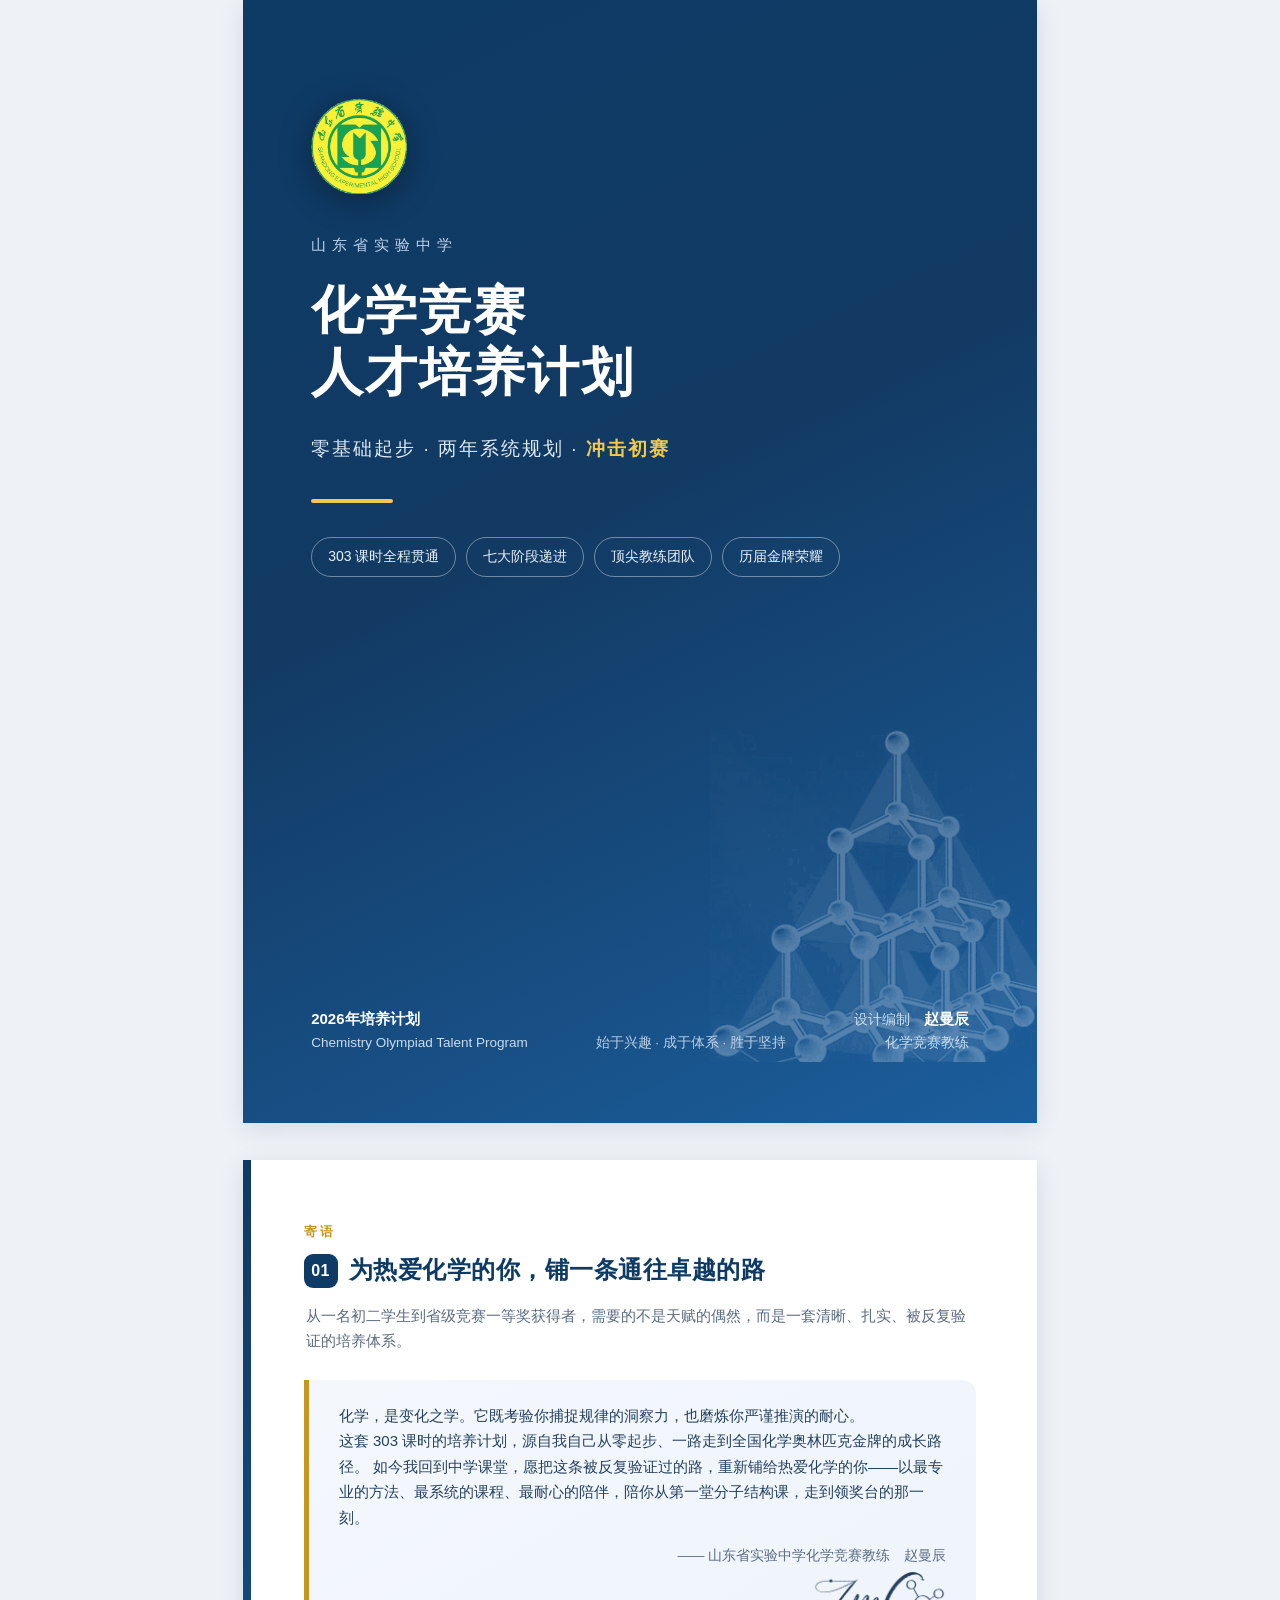
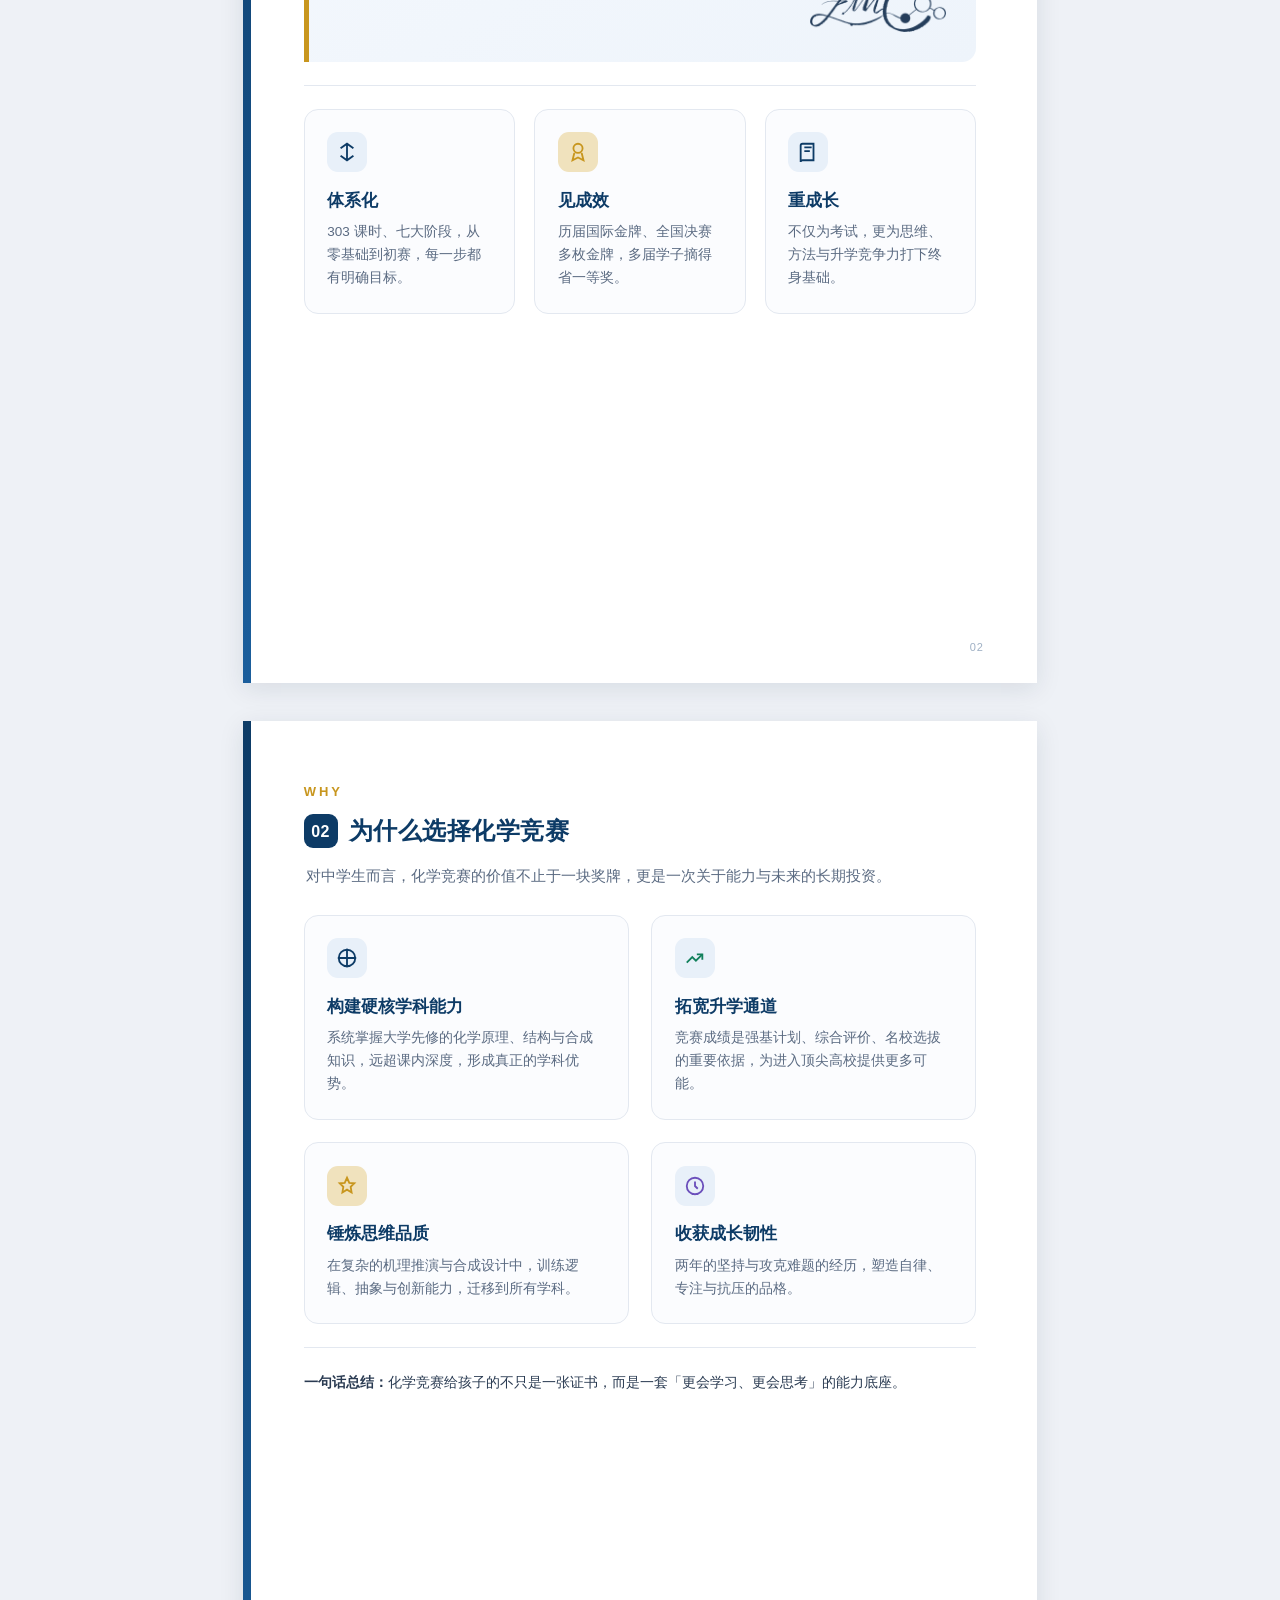
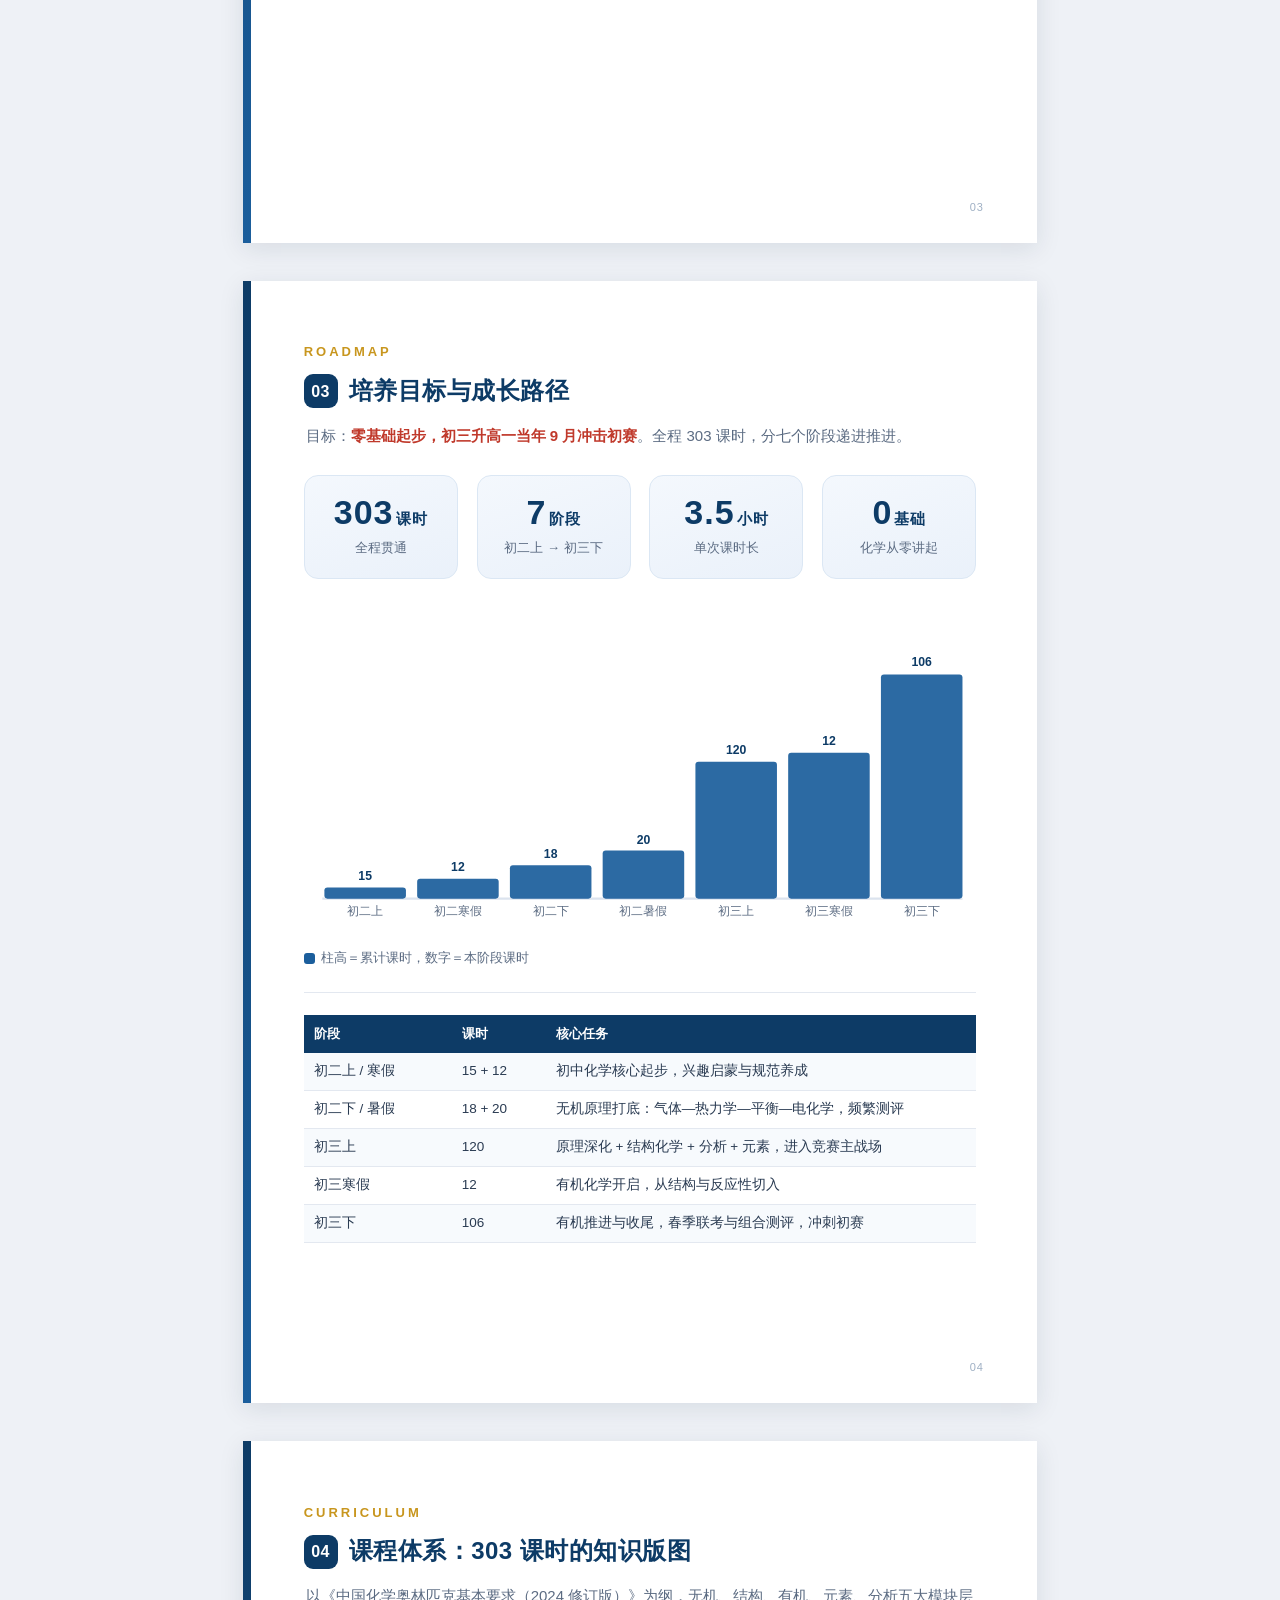
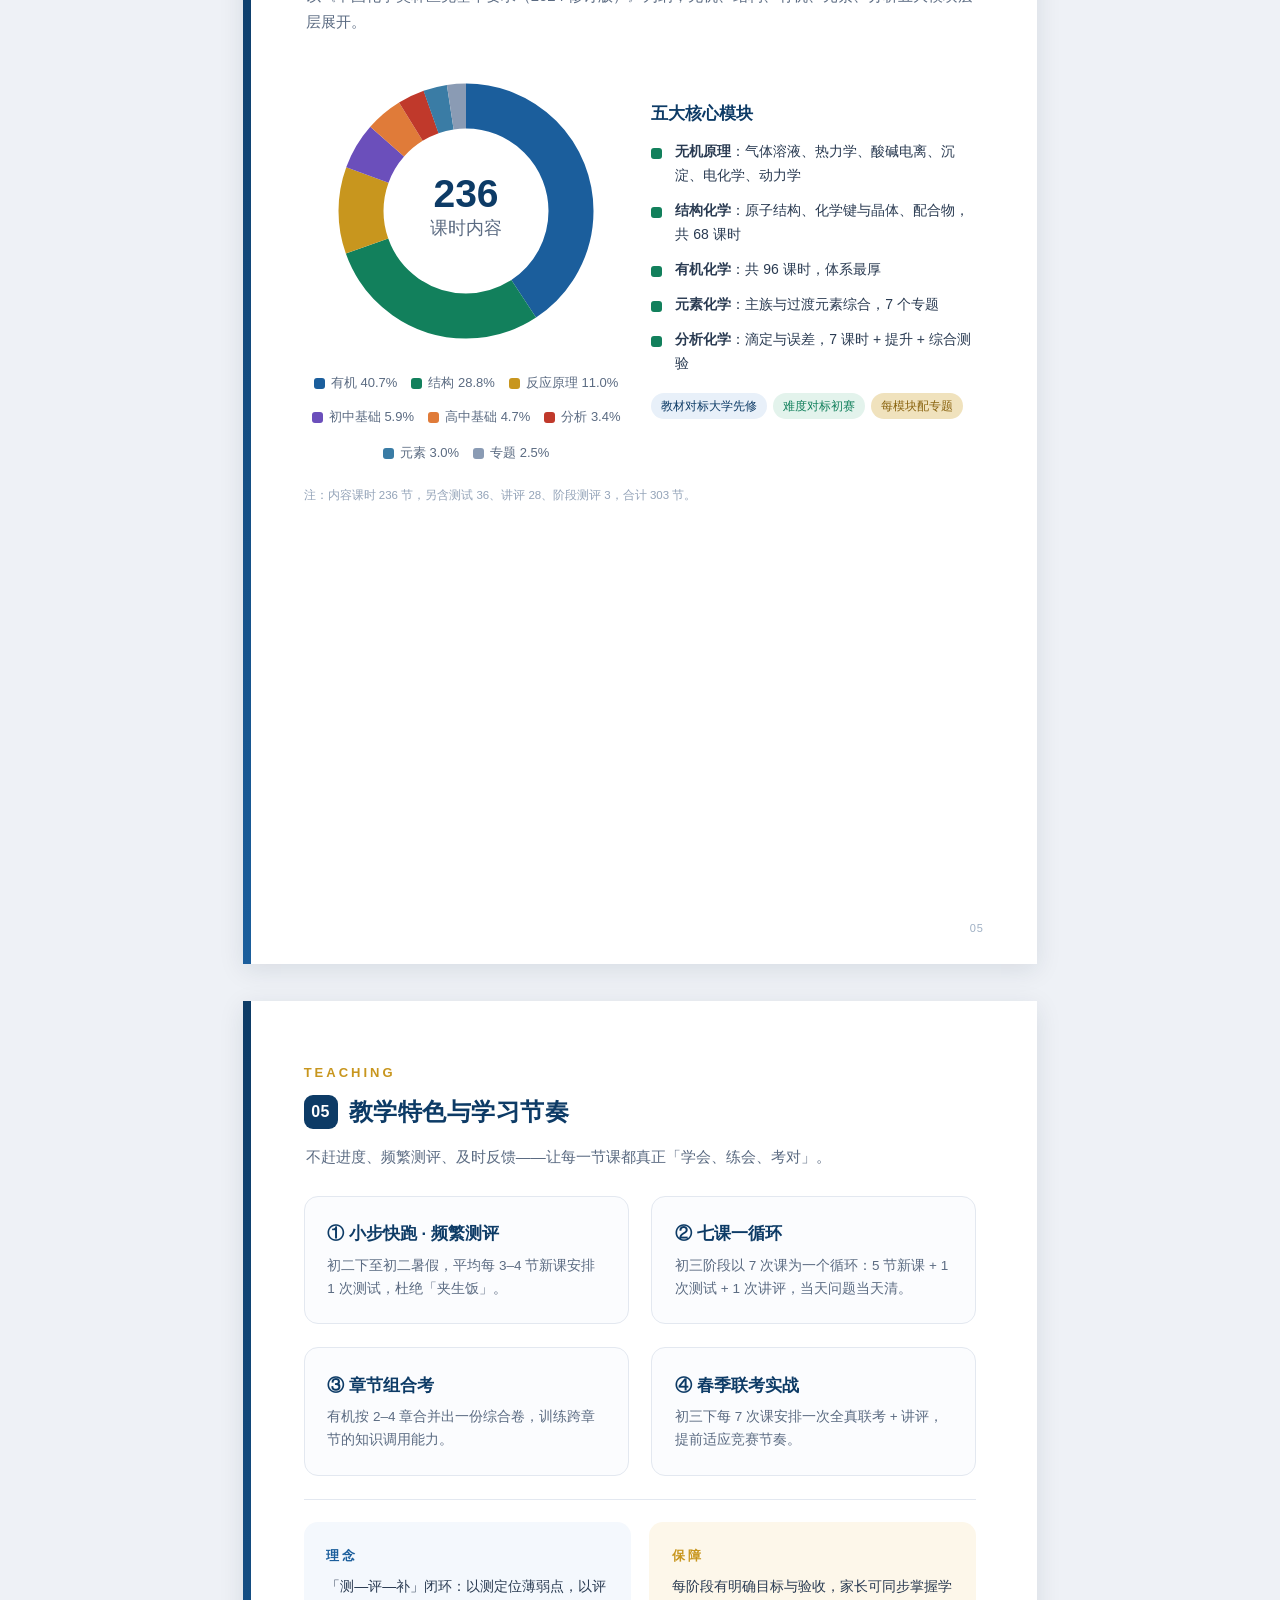
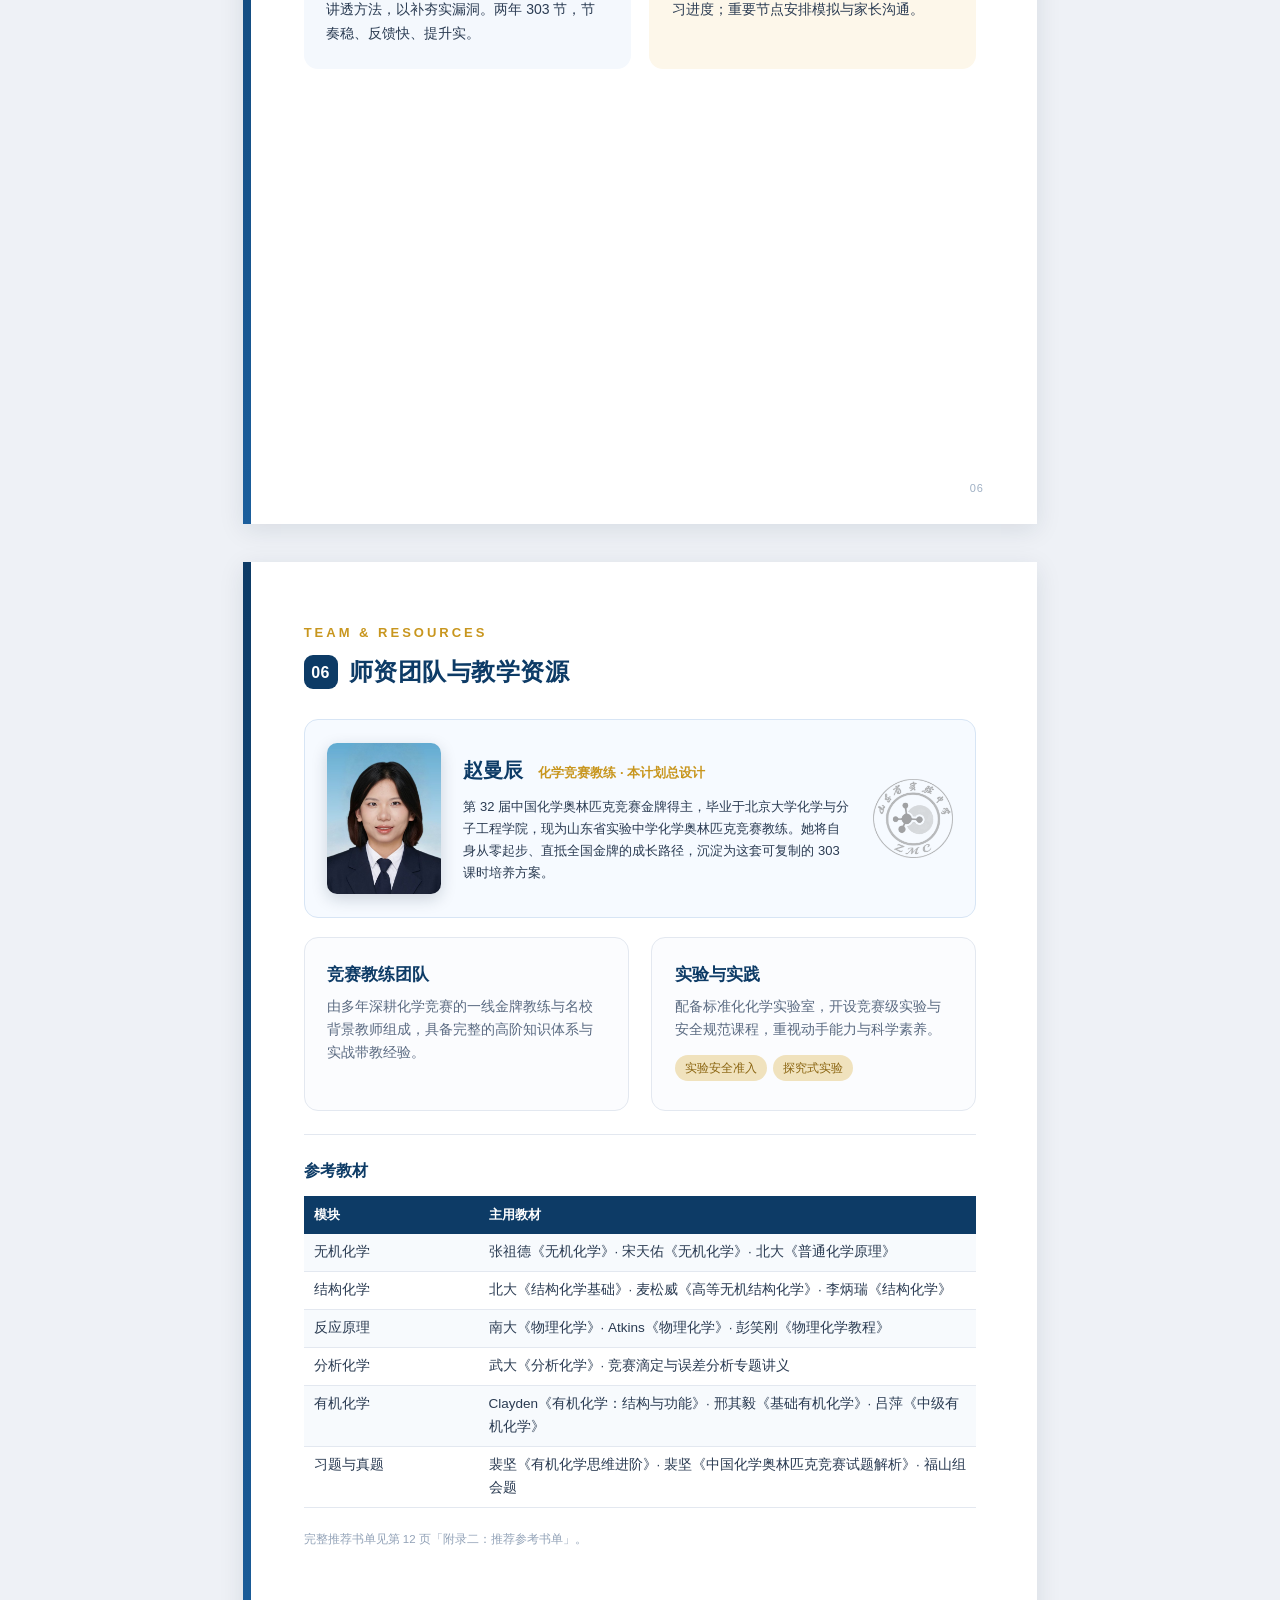
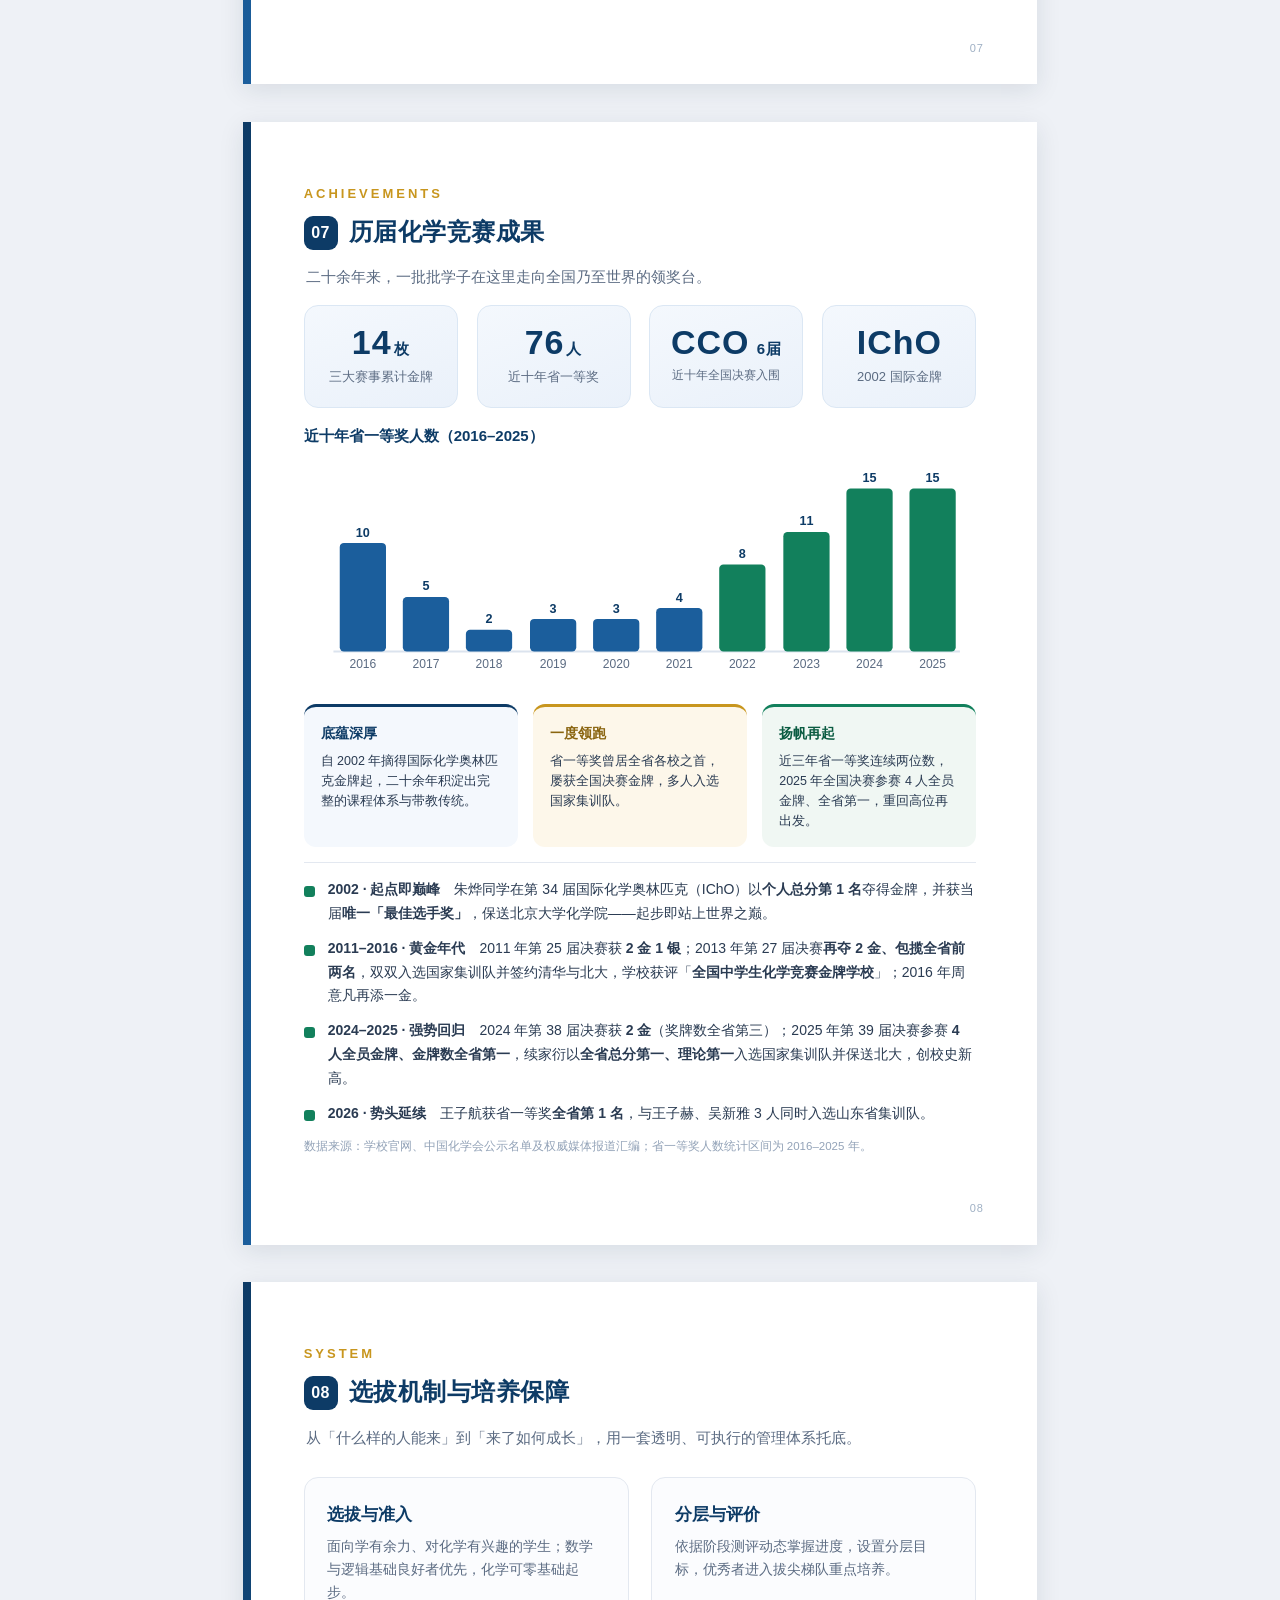
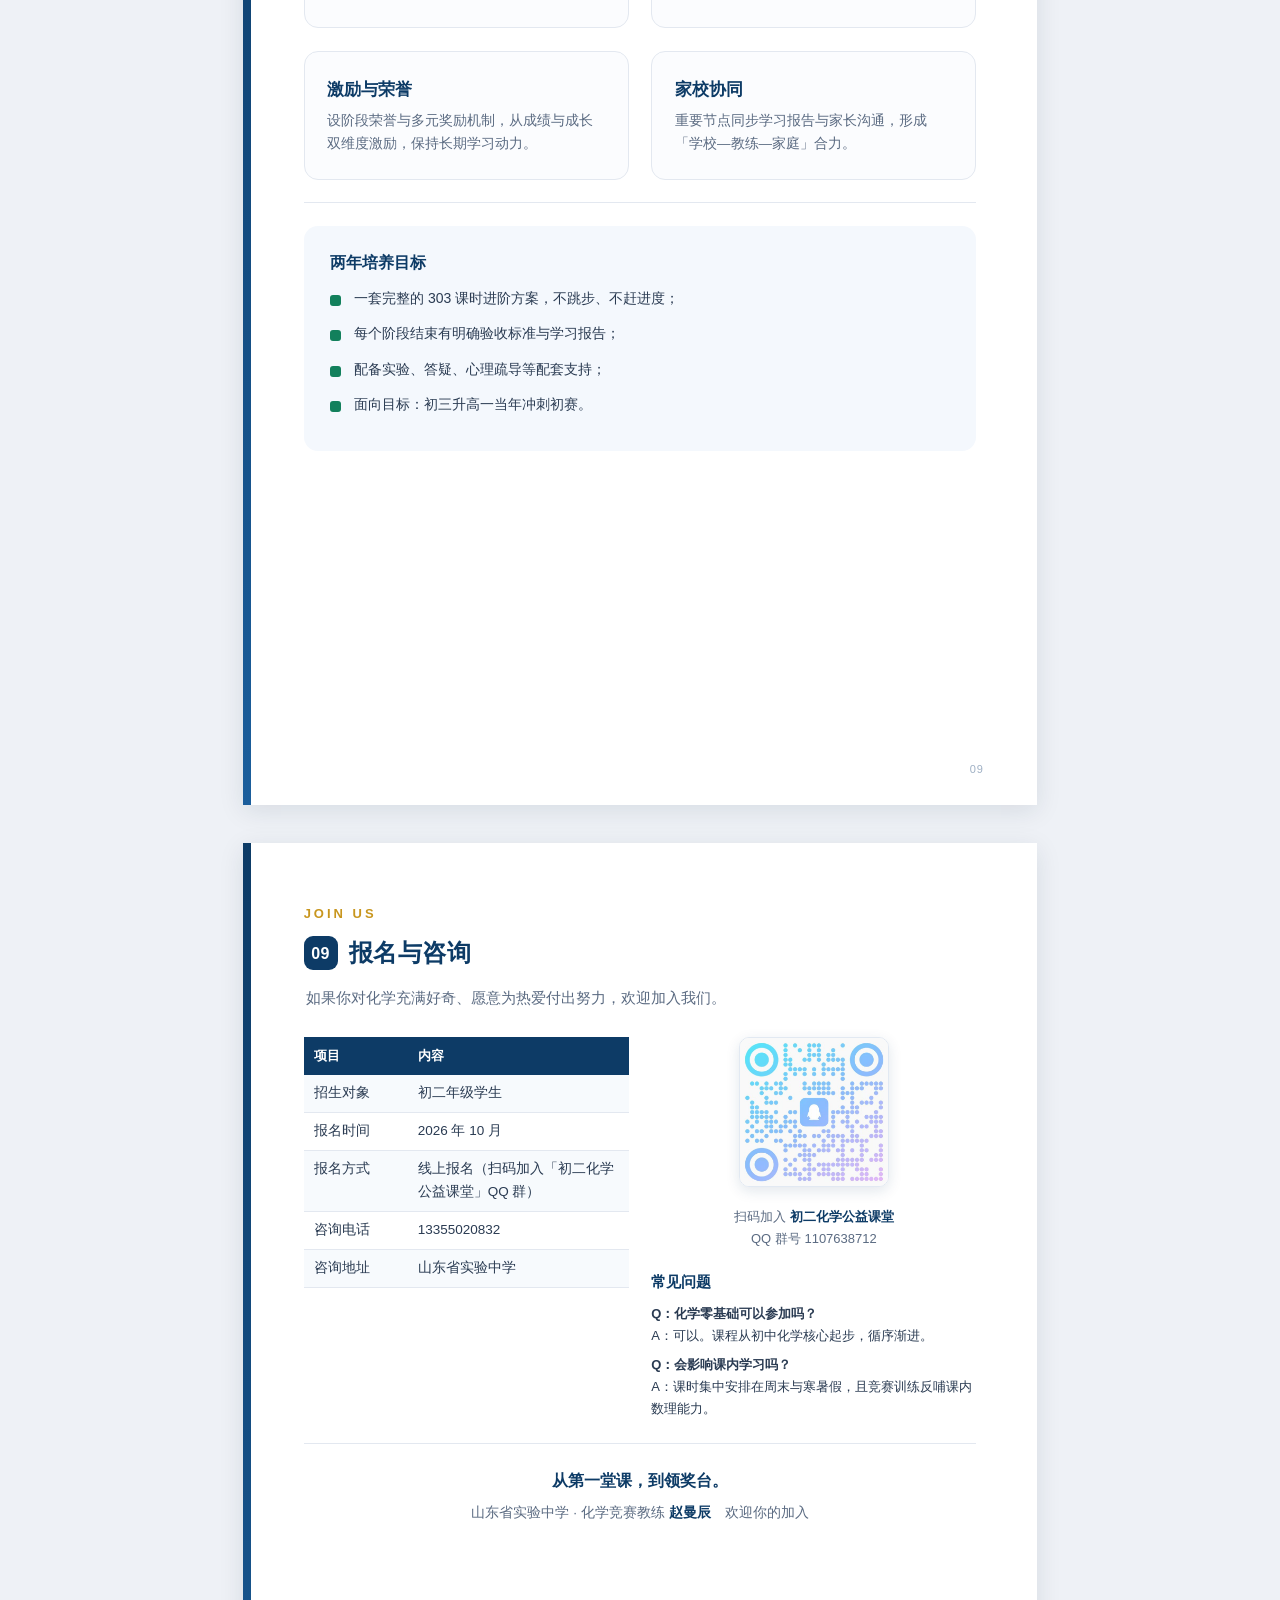
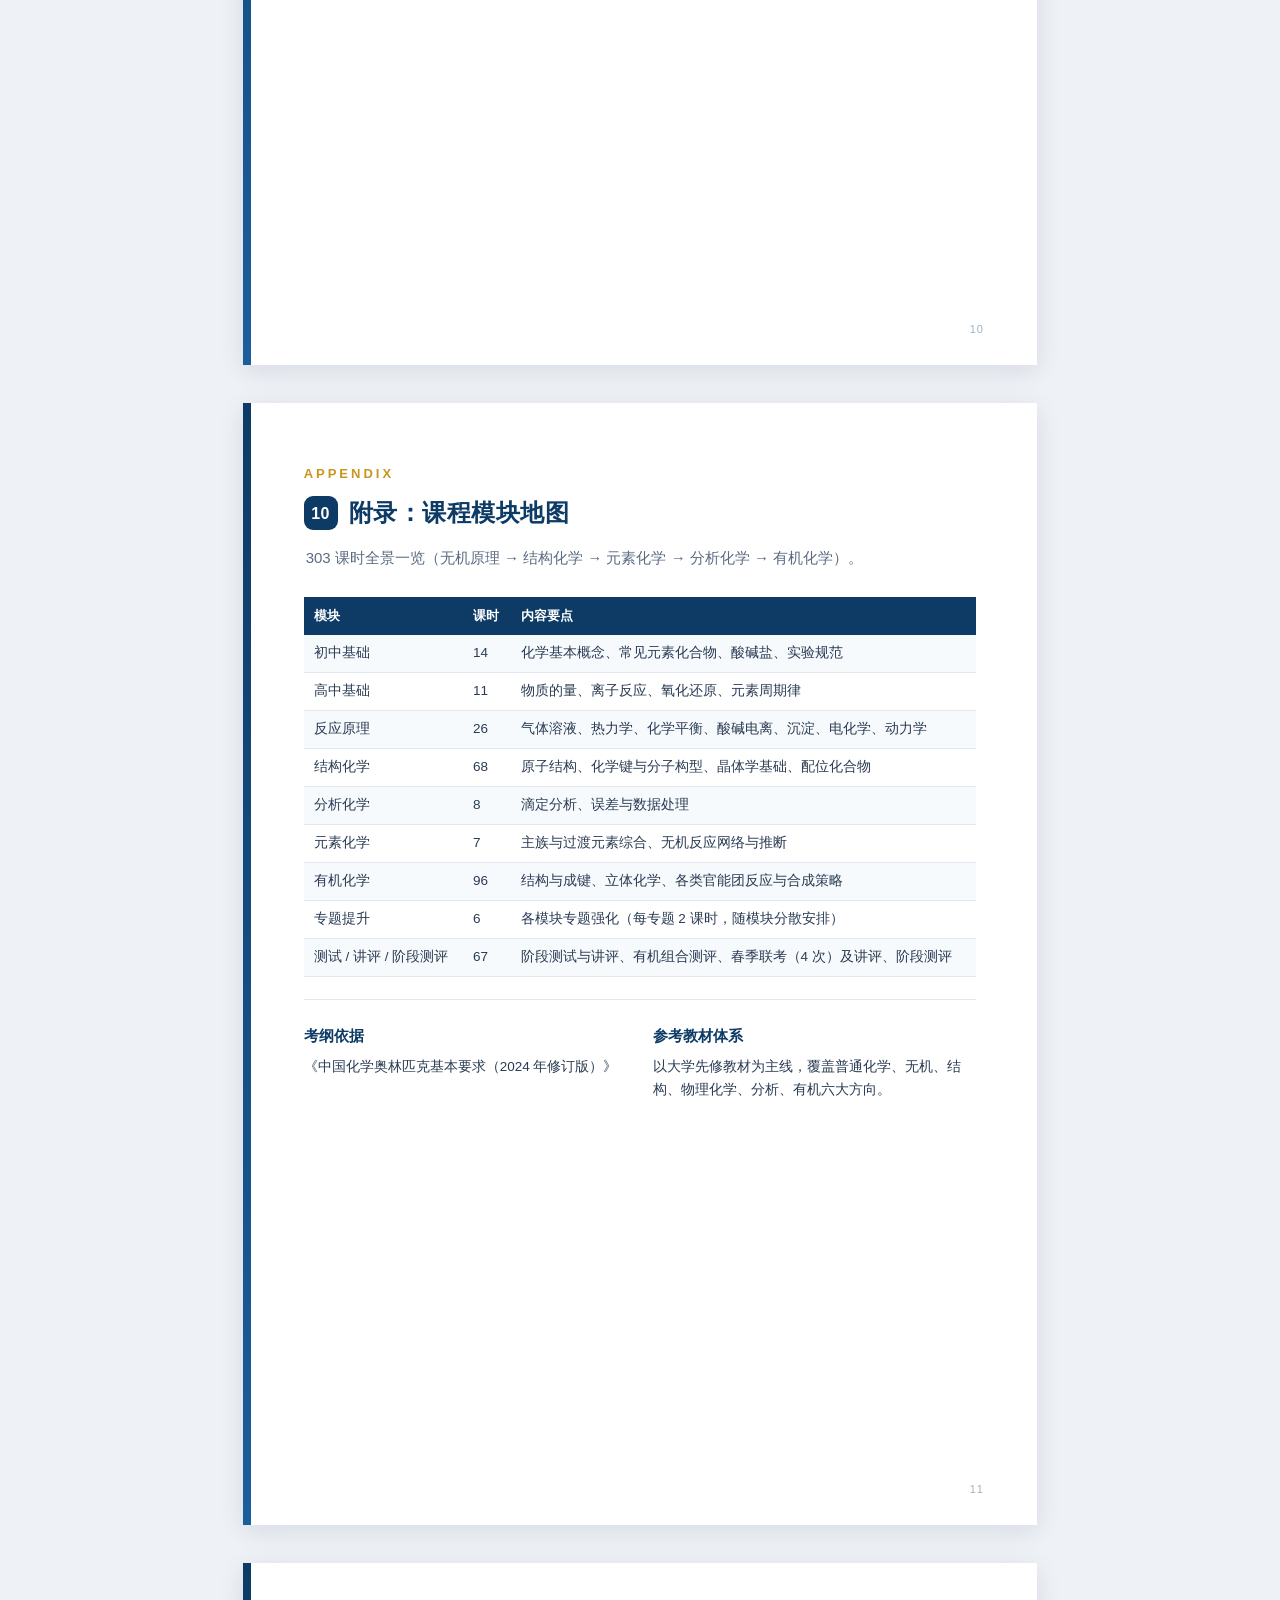
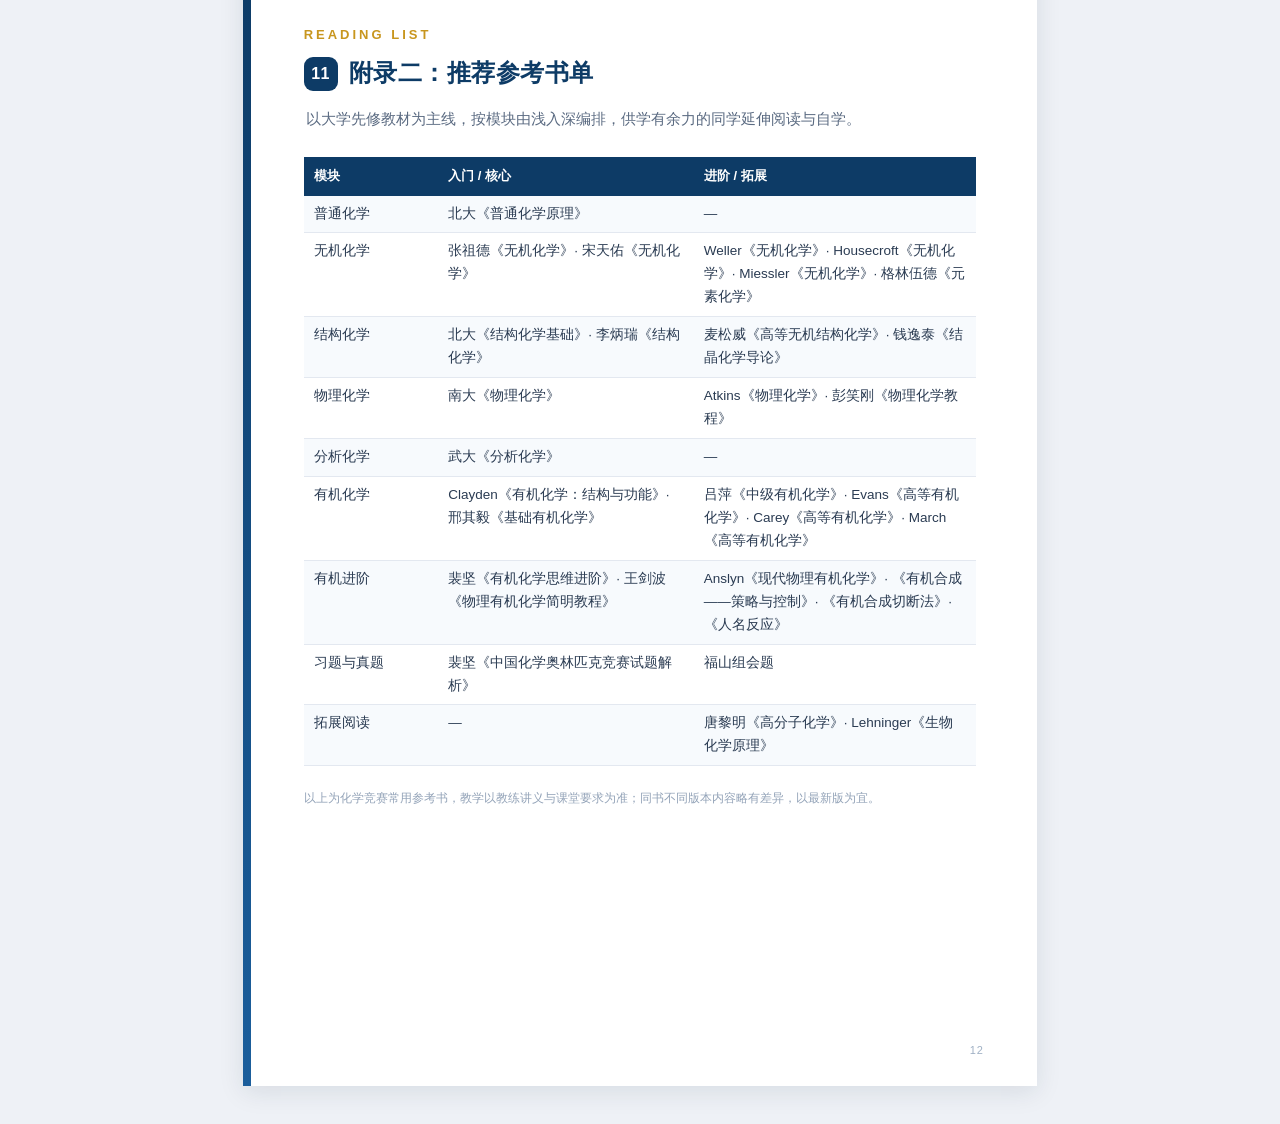
<file: plan/plan.html>
<!DOCTYPE html>
<html lang="zh-CN">
<head>
<meta charset="utf-8">
<meta name="viewport" content="width=device-width, initial-scale=1">
<title>山东省实验中学 · 化学竞赛人才培养计划</title>
<style>
  :root{
    --ink:#12263f; --muted:#5b6b82; --line:#e3e8f0;
    --blue:#0d3b66; --blue2:#1b5e9c; --blue3:#e8f0f9;
    --gold:#c8961e; --gold2:#f0e2bd;
    --green:#12805c; --red:#c0392b; --purple:#6b4fbb;
    --bg:#eef1f6; --card:#ffffff;
  }
  *{box-sizing:border-box;}
  html,body{margin:0;padding:0;}
  body{
    background:var(--bg);
    font-family:"Microsoft YaHei","PingFang SC","Noto Sans SC","Source Han Sans SC",sans-serif;
    color:var(--ink); line-height:1.7; -webkit-font-smoothing:antialiased;
  }
  .page{
    width:210mm; min-height:297mm; margin:0 auto 10mm; background:var(--card);
    padding:16mm 16mm 14mm; position:relative; overflow:hidden;
    box-shadow:0 6px 24px rgba(18,38,63,.10);
  }
  /* ---------- 封面 ---------- */
  .cover{
    background:linear-gradient(155deg,#0d3b66 0%,#123a63 45%,#1b5e9c 100%);
    color:#fff; padding:0;
  }
  .cover .inner{position:relative;z-index:2;padding:26mm 18mm 18mm;display:flex;flex-direction:column;height:297mm;}
  .cover img.crest{
    width:96px;height:96px;display:block;object-fit:contain;
    filter:drop-shadow(0 6px 16px rgba(0,0,0,.35));
  }
  .cover .eyebrow{margin-top:10mm;font-size:15px;letter-spacing:6px;color:#bcd4ee;}
  .cover h1{font-size:52px;line-height:1.18;margin:6mm 0 0;font-weight:800;letter-spacing:2px;}
  .cover h1 .gold{color:#f2c94c;}
  .cover .sub{margin-top:8mm;font-size:19px;letter-spacing:2px;color:#dfeaf7;font-weight:400;}
  .cover .rule{width:82px;height:4px;background:#f2c94c;margin:9mm 0 7mm;border-radius:2px;}
  .cover .pills{display:flex;gap:10px;flex-wrap:wrap;margin-top:2mm;}
  .cover .pill{border:1px solid rgba(255,255,255,.4);border-radius:999px;padding:7px 16px;font-size:14px;color:#eaf2fb;}
  .cover .foot{margin-top:auto;display:flex;justify-content:space-between;align-items:flex-end;font-size:13.5px;color:#c9dcef;}
  .cover .foot b{color:#fff;font-weight:600;font-size:15px;}
  .cover .motif{position:absolute;right:-24px;bottom:16mm;width:352px;opacity:.3;z-index:1;}

  /* ---------- 通用版式 ---------- */
  .pnum{position:absolute;right:14mm;bottom:7mm;font-size:11px;color:#9fb0c4;letter-spacing:1px;}
  .ptag{position:absolute;left:0;top:0;height:100%;width:8px;background:linear-gradient(180deg,var(--blue),var(--blue2));}
  h2.sec{font-size:24px;margin:0 0 3mm;color:var(--blue);display:flex;align-items:center;gap:11px;letter-spacing:.5px;}
  h2.sec .n{display:inline-flex;width:34px;height:34px;border-radius:9px;background:var(--blue);color:#fff;
    align-items:center;justify-content:center;font-size:16px;font-weight:700;flex:none;}
  .lead{font-size:15px;color:var(--muted);margin:0 0 7mm;padding-left:2px;}
  .hr{height:1px;background:var(--line);margin:6mm 0;}
  .kicker{font-size:13px;letter-spacing:3px;color:var(--gold);font-weight:700;margin:0 0 2mm;}

  .grid2{display:grid;grid-template-columns:1fr 1fr;gap:6mm;}
  .grid3{display:grid;grid-template-columns:1fr 1fr 1fr;gap:5mm;}
  .card{background:#fbfcfe;border:1px solid var(--line);border-radius:14px;padding:6mm 6mm;position:relative;}
  .card h3{margin:0 0 2mm;font-size:16.5px;color:var(--blue);}
  .card p{margin:0;font-size:13.5px;color:var(--muted);}
  .card .ico{width:40px;height:40px;border-radius:11px;display:flex;align-items:center;justify-content:center;margin-bottom:3.5mm;background:var(--blue3);}
  .card.gold .ico{background:var(--gold2);}
  .card .ico svg{width:22px;height:22px;}

  .stat-row{display:flex;gap:5mm;margin:2mm 0 6mm;}
  .stat{flex:1;background:linear-gradient(160deg,#f4f8fd,#eaf1fa);border:1px solid #dbe7f4;border-radius:14px;padding:5mm;text-align:center;}
  .stat .big{font-size:34px;font-weight:800;color:var(--blue);letter-spacing:1px;line-height:1;}
  .stat .big small{font-size:15px;font-weight:600;margin-left:2px;}
  .stat .cap{font-size:13px;color:var(--muted);margin-top:2mm;}

  table.tb{width:100%;border-collapse:collapse;font-size:13.5px;}
  table.tb th{background:var(--blue);color:#fff;font-weight:600;padding:8px 10px;text-align:left;font-size:13px;}
  table.tb td{padding:7px 10px;border-bottom:1px solid var(--line);vertical-align:top;color:#2a3b52;}
  table.tb tr:nth-child(even) td{background:#f7fafd;}

  .quote{background:linear-gradient(150deg,#f4f8fd,#eef4fb);border-left:5px solid var(--gold);
    border-radius:0 14px 14px 0;padding:6mm 8mm;font-size:15px;color:#25405f;}
  .quote .who{margin-top:4mm;font-size:13.5px;color:var(--muted);text-align:right;}

  ul.ticks{list-style:none;padding:0;margin:0;}
  ul.ticks li{position:relative;padding-left:24px;margin-bottom:3mm;font-size:14px;color:#2a3b52;}
  ul.ticks li::before{content:"";position:absolute;left:0;top:8px;width:11px;height:11px;border-radius:3px;
    background:var(--green);}

  .legend{display:flex;gap:14px;flex-wrap:wrap;font-size:13px;color:var(--muted);margin-top:3mm;}
  .legend i{display:inline-block;width:11px;height:11px;border-radius:3px;margin-right:6px;vertical-align:middle;}

  .tag{display:inline-block;font-size:12px;padding:3px 10px;border-radius:999px;background:var(--blue3);color:var(--blue);margin:0 6px 6px 0;}
  .tag.g{background:#e3f3ec;color:var(--green);}
  .tag.r{background:#fbe9e6;color:var(--red);}
  .tag.y{background:var(--gold2);color:#8a6410;}

  .qrcode{width:120px;height:120px;border:1px dashed #b8c6d8;border-radius:12px;display:flex;align-items:center;justify-content:center;color:#9fb0c4;font-size:12px;background:#fafcff;}

  .footnote{font-size:11.5px;color:#93a3b8;margin-top:6mm;line-height:1.6;}

  @media print{
    body{background:#fff;}
    .page{margin:0;box-shadow:none;page-break-after:always;}
    .page:last-of-type{page-break-after:auto;}
    @page{size:A4;margin:0;}
  }
</style>
</head>
<body>

<!-- ================= 1 封面 ================= -->
<section class="page cover">
  <img class="motif" src="[data-uri]" alt="">
  <div class="inner">
    <img class="crest" src="[data-uri]" alt="山东省实验中学校徽">
    <div class="eyebrow">山东省实验中学</div>
    <h1>化学竞赛<br>人才培养计划</h1>
    <div class="sub">零基础起步 · 两年系统规划 · <span style="color:#f2c94c;font-weight:600;">冲击初赛</span></div>
    <div class="rule"></div>
    <div class="pills">
      <span class="pill">303 课时全程贯通</span>
      <span class="pill">七大阶段递进</span>
      <span class="pill">顶尖教练团队</span>
      <span class="pill">历届金牌荣耀</span>
    </div>
    <div class="foot">
      <div><b>2026年培养计划</b><br>Chemistry Olympiad Talent Program</div>
      <div style="text-align:center;opacity:.9;">始于兴趣 · 成于体系 · 胜于坚持</div>
      <div style="text-align:right;">设计编制　<b>赵曼辰</b><br>化学竞赛教练</div>
    </div>
  </div>
</section>

<!-- ================= 2 寄语 ================= -->
<section class="page">
  <div class="ptag"></div>
  <div class="kicker">寄语</div>
  <h2 class="sec"><span class="n">01</span>为热爱化学的你，铺一条通往卓越的路</h2>
  <p class="lead">从一名初二学生到省级竞赛一等奖获得者，需要的不是天赋的偶然，而是一套清晰、扎实、被反复验证的培养体系。</p>
  <div class="quote">
    化学，是变化之学。它既考验你捕捉规律的洞察力，也磨炼你严谨推演的耐心。<br>
    这套 303 课时的培养计划，源自我自己从零起步、一路走到全国化学奥林匹克金牌的成长路径。
    如今我回到中学课堂，愿把这条被反复验证过的路，重新铺给热爱化学的你——以最专业的方法、最系统的课程、最耐心的陪伴，陪你从第一堂分子结构课，走到领奖台的那一刻。
    <div class="who">—— 山东省实验中学化学竞赛教练　赵曼辰</div>
    <div style="text-align:right;margin-top:1mm;"><img src="[data-uri]" alt="赵曼辰签名" style="width:36mm;opacity:.9;"></div>
  </div>
  <div class="hr"></div>
  <div class="grid3">
    <div class="card"><div class="ico"><svg viewBox="0 0 24 24" fill="none" stroke="#0d3b66" stroke-width="2"><path d="M12 3v18M5 8l7-5 7 5M5 16l7 5 7-5"/></svg></div><h3>体系化</h3><p>303 课时、七大阶段，从零基础到初赛，每一步都有明确目标。</p></div>
    <div class="card gold"><div class="ico"><svg viewBox="0 0 24 24" fill="none" stroke="#c8961e" stroke-width="2"><circle cx="12" cy="8" r="5"/><path d="M8 13l-2 8 6-3 6 3-2-8"/></svg></div><h3>见成效</h3><p>历届国际金牌、全国决赛多枚金牌，多届学子摘得省一等奖。</p></div>
    <div class="card"><div class="ico"><svg viewBox="0 0 24 24" fill="none" stroke="#0d3b66" stroke-width="2"><path d="M4 19V5a2 2 0 0 1 2-2h12v18H6a2 2 0 0 0-2 2z"/><path d="M8 7h8M8 11h6"/></svg></div><h3>重成长</h3><p>不仅为考试，更为思维、方法与升学竞争力打下终身基础。</p></div>
  </div>
  <div class="pnum">02</div>
</section>

<!-- ================= 3 为什么 ================= -->
<section class="page">
  <div class="ptag"></div>
  <div class="kicker">WHY</div>
  <h2 class="sec"><span class="n">02</span>为什么选择化学竞赛</h2>
  <p class="lead">对中学生而言，化学竞赛的价值不止于一块奖牌，更是一次关于能力与未来的长期投资。</p>
  <div class="grid2">
    <div class="card"><div class="ico"><svg viewBox="0 0 24 24" fill="none" stroke="#0d3b66" stroke-width="2"><path d="M12 2v20M2 12h20"/><circle cx="12" cy="12" r="9"/></svg></div><h3>构建硬核学科能力</h3><p>系统掌握大学先修的化学原理、结构与合成知识，远超课内深度，形成真正的学科优势。</p></div>
    <div class="card"><div class="ico"><svg viewBox="0 0 24 24" fill="none" stroke="#12805c" stroke-width="2"><path d="M3 17l6-6 4 4 7-7"/><path d="M14 8h6v6"/></svg></div><h3>拓宽升学通道</h3><p>竞赛成绩是强基计划、综合评价、名校选拔的重要依据，为进入顶尖高校提供更多可能。</p></div>
    <div class="card gold"><div class="ico"><svg viewBox="0 0 24 24" fill="none" stroke="#c8961e" stroke-width="2"><path d="M12 3l2.5 5.5L20 9l-4 4 1 6-5-3-5 3 1-6-4-4 5.5-.5z"/></svg></div><h3>锤炼思维品质</h3><p>在复杂的机理推演与合成设计中，训练逻辑、抽象与创新能力，迁移到所有学科。</p></div>
    <div class="card"><div class="ico"><svg viewBox="0 0 24 24" fill="none" stroke="#6b4fbb" stroke-width="2"><circle cx="12" cy="12" r="9"/><path d="M12 7v5l3 3"/></svg></div><h3>收获成长韧性</h3><p>两年的坚持与攻克难题的经历，塑造自律、专注与抗压的品格。</p></div>
  </div>
  <div class="hr"></div>
  <p style="font-size:14px;color:#2a3b52;margin:0;"><b>一句话总结：</b>化学竞赛给孩子的不只是一张证书，而是一套「更会学习、更会思考」的能力底座。</p>
  <div class="pnum">03</div>
</section>

<!-- ================= 4 成长路径 ================= -->
<section class="page">
  <div class="ptag"></div>
  <div class="kicker">ROADMAP</div>
  <h2 class="sec"><span class="n">03</span>培养目标与成长路径</h2>
  <p class="lead">目标：<b style="color:#c0392b">零基础起步，初三升高一当年 9 月冲击初赛</b>。全程 303 课时，分七个阶段递进推进。</p>

  <div class="stat-row">
    <div class="stat"><div class="big">303<small>课时</small></div><div class="cap">全程贯通</div></div>
    <div class="stat"><div class="big">7<small>阶段</small></div><div class="cap">初二上 → 初三下</div></div>
    <div class="stat"><div class="big">3.5<small>小时</small></div><div class="cap">单次课时长</div></div>
    <div class="stat"><div class="big">0<small>基础</small></div><div class="cap">化学从零讲起</div></div>
  </div>

  <svg viewBox="0 0 660 320" style="width:100%;height:auto;">
    <line x1="18" y1="292" x2="646" y2="292" stroke="#dbe3ee" stroke-width="2"/>
    <!-- 阶梯 -->
    <g fill="#1b5e9c" opacity="0.92">
      <rect x="20"  y="281.1" width="80" height="10.9" rx="3"/>
      <rect x="111" y="272.4" width="80" height="19.6" rx="3"/>
      <rect x="202" y="259.3" width="80" height="32.7" rx="3"/>
      <rect x="293" y="244.8" width="80" height="47.2" rx="3"/>
      <rect x="384" y="157.7" width="80" height="134.3" rx="3"/>
      <rect x="475" y="149.0" width="80" height="143.0" rx="3"/>
      <rect x="566" y="72.0"  width="80" height="220.0" rx="3"/>
    </g>
    <!-- 本期节数 -->
    <g font-size="12" fill="#0d3b66" text-anchor="middle" font-weight="700">
      <text x="60" y="274">15</text><text x="151" y="265">12</text><text x="242" y="252">18</text>
      <text x="333" y="238">20</text><text x="424" y="150">120</text><text x="515" y="141">12</text>
      <text x="606" y="64">106</text>
    </g>
    <!-- 阶段名 -->
    <g font-size="12" fill="#5b6b82" text-anchor="middle">
      <text x="60" y="308">初二上</text><text x="151" y="308">初二寒假</text><text x="242" y="308">初二下</text>
      <text x="333" y="308">初二暑假</text><text x="424" y="308">初三上</text><text x="515" y="308">初三寒假</text>
      <text x="606" y="308">初三下</text>
    </g>
  </svg>
  <div class="legend"><span><i style="background:#1b5e9c"></i>柱高＝累计课时，数字＝本阶段课时</span></div>

  <div class="hr"></div>
  <table class="tb">
    <tr><th style="width:22%">阶段</th><th style="width:14%">课时</th><th>核心任务</th></tr>
    <tr><td>初二上 / 寒假</td><td>15 + 12</td><td>初中化学核心起步，兴趣启蒙与规范养成</td></tr>
    <tr><td>初二下 / 暑假</td><td>18 + 20</td><td>无机原理打底：气体—热力学—平衡—电化学，频繁测评</td></tr>
    <tr><td>初三上</td><td>120</td><td>原理深化 + 结构化学 + 分析 + 元素，进入竞赛主战场</td></tr>
    <tr><td>初三寒假</td><td>12</td><td>有机化学开启，从结构与反应性切入</td></tr>
    <tr><td>初三下</td><td>106</td><td>有机推进与收尾，春季联考与组合测评，冲刺初赛</td></tr>
  </table>
  <div class="pnum">04</div>
</section>

<!-- ================= 5 课程体系 ================= -->
<section class="page">
  <div class="ptag"></div>
  <div class="kicker">CURRICULUM</div>
  <h2 class="sec"><span class="n">04</span>课程体系：303 课时的知识版图</h2>
  <p class="lead">以《中国化学奥林匹克基本要求（2024 修订版）》为纲，无机、结构、有机、元素、分析五大模块层层展开。</p>

  <div class="grid2" style="align-items:center;">
    <div>
      <svg viewBox="0 0 200 200" style="width:100%;max-width:300px;display:block;margin:0 auto;">
        <g transform="rotate(-90 100 100)" fill="none" stroke-width="30">
          <circle cx="100" cy="100" r="70" stroke="#1b5e9c" stroke-dasharray="179.0 260.8" stroke-dashoffset="0"/>
          <circle cx="100" cy="100" r="70" stroke="#12805c" stroke-dasharray="126.7 313.2" stroke-dashoffset="-179.0"/>
          <circle cx="100" cy="100" r="70" stroke="#c8961e" stroke-dasharray="48.4 391.4" stroke-dashoffset="-305.7"/>
          <circle cx="100" cy="100" r="70" stroke="#6b4fbb" stroke-dasharray="26.0 413.9" stroke-dashoffset="-354.0"/>
          <circle cx="100" cy="100" r="70" stroke="#e07b39" stroke-dasharray="20.7 419.2" stroke-dashoffset="-380.0"/>
          <circle cx="100" cy="100" r="70" stroke="#c0392b" stroke-dasharray="15.0 424.9" stroke-dashoffset="-400.7"/>
          <circle cx="100" cy="100" r="70" stroke="#3a7ca5" stroke-dasharray="13.2 426.6" stroke-dashoffset="-415.6"/>
          <circle cx="100" cy="100" r="70" stroke="#8a9bb4" stroke-dasharray="11.0 428.8" stroke-dashoffset="-428.8"/>
        </g>
        <text x="100" y="97" text-anchor="middle" font-size="26" font-weight="800" fill="#0d3b66">236</text>
        <text x="100" y="115" text-anchor="middle" font-size="12" fill="#5b6b82">课时内容</text>
      </svg>
      <div class="legend" style="justify-content:center;">
        <span><i style="background:#1b5e9c"></i>有机 40.7%</span>
        <span><i style="background:#12805c"></i>结构 28.8%</span>
        <span><i style="background:#c8961e"></i>反应原理 11.0%</span>
      </div>
      <div class="legend" style="justify-content:center;">
        <span><i style="background:#6b4fbb"></i>初中基础 5.9%</span>
        <span><i style="background:#e07b39"></i>高中基础 4.7%</span>
        <span><i style="background:#c0392b"></i>分析 3.4%</span>
        <span><i style="background:#3a7ca5"></i>元素 3.0%</span>
        <span><i style="background:#8a9bb4"></i>专题 2.5%</span>
      </div>
    </div>
    <div>
      <h3 style="color:#0d3b66;margin:0 0 3mm;font-size:17px;">五大核心模块</h3>
      <ul class="ticks">
        <li><b>无机原理</b>：气体溶液、热力学、酸碱电离、沉淀、电化学、动力学</li>
        <li><b>结构化学</b>：原子结构、化学键与晶体、配合物，共 68 课时</li>
        <li><b>有机化学</b>：共 96 课时，体系最厚</li>
        <li><b>元素化学</b>：主族与过渡元素综合，7 个专题</li>
        <li><b>分析化学</b>：滴定与误差，7 课时 + 提升 + 综合测验</li>
      </ul>
      <div style="margin-top:4mm;">
        <span class="tag">教材对标大学先修</span><span class="tag g">难度对标初赛</span><span class="tag y">每模块配专题</span>
      </div>
    </div>
  </div>
  <div class="footnote">注：内容课时 236 节，另含测试 36、讲评 28、阶段测评 3，合计 303 节。</div>
  <div class="pnum">05</div>
</section>

<!-- ================= 6 教学特色 ================= -->
<section class="page">
  <div class="ptag"></div>
  <div class="kicker">TEACHING</div>
  <h2 class="sec"><span class="n">05</span>教学特色与学习节奏</h2>
  <p class="lead">不赶进度、频繁测评、及时反馈——让每一节课都真正「学会、练会、考对」。</p>
  <div class="grid2">
    <div class="card"><h3>① 小步快跑 · 频繁测评</h3><p>初二下至初二暑假，平均每 3–4 节新课安排 1 次测试，杜绝「夹生饭」。</p></div>
    <div class="card"><h3>② 七课一循环</h3><p>初三阶段以 7 次课为一个循环：5 节新课 + 1 次测试 + 1 次讲评，当天问题当天清。</p></div>
    <div class="card"><h3>③ 章节组合考</h3><p>有机按 2–4 章合并出一份综合卷，训练跨章节的知识调用能力。</p></div>
    <div class="card gold"><h3>④ 春季联考实战</h3><p>初三下每 7 次课安排一次全真联考 + 讲评，提前适应竞赛节奏。</p></div>
  </div>
  <div class="hr"></div>
  <div style="display:flex;gap:5mm;">
    <div style="flex:1;background:#f4f8fd;border-radius:14px;padding:6mm;">
      <div class="kicker" style="color:#1b5e9c;">理念</div>
      <p style="margin:0;font-size:14px;color:#2a3b52;">「测—评—补」闭环：以测定位薄弱点，以评讲透方法，以补夯实漏洞。两年 303 节，节奏稳、反馈快、提升实。</p>
    </div>
    <div style="flex:1;background:#fdf7ea;border-radius:14px;padding:6mm;">
      <div class="kicker">保障</div>
      <p style="margin:0;font-size:14px;color:#2a3b52;">每阶段有明确目标与验收，家长可同步掌握学习进度；重要节点安排模拟与家长沟通。</p>
    </div>
  </div>
  <div class="pnum">06</div>
</section>

<!-- ================= 7 师资与资源 ================= -->
<section class="page">
  <div class="ptag"></div>
  <div class="kicker">TEAM &amp; RESOURCES</div>
  <h2 class="sec"><span class="n">06</span>师资团队与教学资源</h2>
  <div class="card" style="margin-top:7mm;display:flex;gap:6mm;align-items:center;background:#f6faff;border-color:#d7e5f5;">
    <img src="[data-uri]" alt="赵曼辰" style="width:30mm;height:40mm;object-fit:cover;object-position:center 18%;border-radius:10px;flex:none;box-shadow:0 5px 16px rgba(18,38,63,.18);">
    <div style="flex:1;">
      <div style="display:flex;align-items:baseline;gap:4mm;flex-wrap:wrap;">
        <h3 style="margin:0;font-size:20px;">赵曼辰</h3>
        <span style="font-size:13px;font-weight:700;color:#c8961e;">化学竞赛教练 · 本计划总设计</span>
      </div>
      <p style="margin:2.5mm 0 0;font-size:13px;color:#2a3b52;line-height:1.68;">第 32 届中国化学奥林匹克竞赛金牌得主，毕业于北京大学化学与分子工程学院，现为山东省实验中学化学奥林匹克竞赛教练。她将自身从零起步、直抵全国金牌的成长路径，沉淀为这套可复制的 303 课时培养方案。</p>
    </div>
    <img src="[data-uri]" alt="" style="width:21mm;flex:none;opacity:.92;">
  </div>

  <div class="grid2" style="margin-top:5mm;">
    <div class="card">
      <h3>竞赛教练团队</h3>
      <p>由多年深耕化学竞赛的一线金牌教练与名校背景教师组成，具备完整的高阶知识体系与实战带教经验。</p>
    </div>
    <div class="card gold">
      <h3>实验与实践</h3>
      <p>配备标准化化学实验室，开设竞赛级实验与安全规范课程，重视动手能力与科学素养。</p>
      <div style="margin-top:3mm;"><span class="tag y">实验安全准入</span><span class="tag y">探究式实验</span></div>
    </div>
  </div>
  <div class="hr"></div>
  <h3 style="color:#0d3b66;font-size:16px;margin:0 0 3mm;">参考教材</h3>
  <table class="tb">
    <tr><th style="width:26%">模块</th><th>主用教材</th></tr>
    <tr><td>无机化学</td><td>张祖德《无机化学》· 宋天佑《无机化学》· 北大《普通化学原理》</td></tr>
    <tr><td>结构化学</td><td>北大《结构化学基础》· 麦松威《高等无机结构化学》· 李炳瑞《结构化学》</td></tr>
    <tr><td>反应原理</td><td>南大《物理化学》· Atkins《物理化学》· 彭笑刚《物理化学教程》</td></tr>
    <tr><td>分析化学</td><td>武大《分析化学》· 竞赛滴定与误差分析专题讲义</td></tr>
    <tr><td>有机化学</td><td>Clayden《有机化学：结构与功能》· 邢其毅《基础有机化学》· 吕萍《中级有机化学》</td></tr>
    <tr><td>习题与真题</td><td>裴坚《有机化学思维进阶》· 裴坚《中国化学奥林匹克竞赛试题解析》· 福山组会题</td></tr>
  </table>
  <div class="footnote">完整推荐书单见第 12 页「附录二：推荐参考书单」。</div>
  <div class="pnum">07</div>
</section>

<!-- ================= 8 成果 ================= -->
<section class="page">
  <div class="ptag"></div>
  <div class="kicker">ACHIEVEMENTS</div>
  <h2 class="sec"><span class="n">07</span>历届化学竞赛成果</h2>
  <p class="lead" style="margin-bottom:4mm;">二十余年来，一批批学子在这里走向全国乃至世界的领奖台。</p>

  <div class="stat-row" style="margin:2mm 0 4mm;">
    <div class="stat"><div class="big">14<small>枚</small></div><div class="cap">三大赛事累计金牌</div></div>
    <div class="stat"><div class="big">76<small>人</small></div><div class="cap">近十年省一等奖</div></div>
    <div class="stat"><div class="big">CCO<small> 6届</small></div><div class="cap" style="font-size:11.5px;">近十年全国决赛入围</div></div>
    <div class="stat"><div class="big">IChO</div><div class="cap">2002 国际金牌</div></div>
  </div>

  <div>
    <h3 style="color:#0d3b66;font-size:15px;margin:0 0 2mm;">近十年省一等奖人数（2016–2025）</h3>
    <svg viewBox="0 0 640 215" style="width:100%;height:auto;">
      <line x1="28" y1="185" x2="624" y2="185" stroke="#dbe3ee" stroke-width="2"/>
      <g fill="#1b5e9c">
        <rect x="34"  y="81.7"  width="44" height="103.3" rx="4"/>
        <rect x="94"  y="133.3" width="44" height="51.7"  rx="4"/>
        <rect x="154" y="164.3" width="44" height="20.7"  rx="4"/>
        <rect x="215" y="154.0" width="44" height="31.0"  rx="4"/>
        <rect x="275" y="154.0" width="44" height="31.0"  rx="4"/>
        <rect x="335" y="143.7" width="44" height="41.3"  rx="4"/>
        <rect x="395" y="102.3" width="44" height="82.7"  rx="4" fill="#12805c"/>
        <rect x="456" y="71.3"  width="44" height="113.7" rx="4" fill="#12805c"/>
        <rect x="516" y="30.0"  width="44" height="155.0" rx="4" fill="#12805c"/>
        <rect x="576" y="30.0"  width="44" height="155.0" rx="4" fill="#12805c"/>
      </g>
      <g font-size="12" fill="#0d3b66" text-anchor="middle" font-weight="700">
        <text x="56" y="76">10</text><text x="116" y="127">5</text><text x="176" y="158">2</text>
        <text x="237" y="148">3</text><text x="297" y="148">3</text><text x="357" y="138">4</text>
        <text x="417" y="96">8</text><text x="478" y="65">11</text>
        <text x="538" y="24">15</text><text x="598" y="24">15</text>
      </g>
      <g font-size="11.5" fill="#5b6b82" text-anchor="middle">
        <text x="56" y="201">2016</text><text x="116" y="201">2017</text><text x="176" y="201">2018</text>
        <text x="237" y="201">2019</text><text x="297" y="201">2020</text><text x="357" y="201">2021</text>
        <text x="417" y="201">2022</text><text x="478" y="201">2023</text>
        <text x="538" y="201">2024</text><text x="598" y="201">2025</text>
      </g>
    </svg>
  </div>

  <div style="display:flex;gap:4mm;margin-top:3.5mm;">
    <div style="flex:1;background:#f4f8fd;border-radius:12px;padding:4mm 4.5mm;border-top:3px solid #0d3b66;">
      <h3 style="color:#0d3b66;font-size:14px;margin:0 0 1.5mm;">底蕴深厚</h3>
      <p style="margin:0;font-size:12.5px;color:#2a3b52;line-height:1.6;">自 2002 年摘得国际化学奥林匹克金牌起，二十余年积淀出完整的课程体系与带教传统。</p>
    </div>
    <div style="flex:1;background:#fdf7ea;border-radius:12px;padding:4mm 4.5mm;border-top:3px solid #c8961e;">
      <h3 style="color:#8a6510;font-size:14px;margin:0 0 1.5mm;">一度领跑</h3>
      <p style="margin:0;font-size:12.5px;color:#2a3b52;line-height:1.6;">省一等奖曾居全省各校之首，屡获全国决赛金牌，多人入选国家集训队。</p>
    </div>
    <div style="flex:1;background:#f0f7f3;border-radius:12px;padding:4mm 4.5mm;border-top:3px solid #12805c;">
      <h3 style="color:#0b5c42;font-size:14px;margin:0 0 1.5mm;">扬帆再起</h3>
      <p style="margin:0;font-size:12.5px;color:#2a3b52;line-height:1.6;">近三年省一等奖连续两位数，2025 年全国决赛参赛 4 人全员金牌、全省第一，重回高位再出发。</p>
    </div>
  </div>
  <div class="hr" style="margin:4mm 0;"></div>
  <ul class="ticks">
    <li><b>2002 · 起点即巅峰</b>　朱烨同学在第 34 届国际化学奥林匹克（IChO）以<b>个人总分第 1 名</b>夺得金牌，并获当届<b>唯一「最佳选手奖」</b>，保送北京大学化学院——起步即站上世界之巅。</li>
    <li><b>2011–2016 · 黄金年代</b>　2011 年第 25 届决赛获 <b>2 金 1 银</b>；2013 年第 27 届决赛<b>再夺 2 金、包揽全省前两名</b>，双双入选国家集训队并签约清华与北大，学校获评「<b>全国中学生化学竞赛金牌学校</b>」；2016 年周意凡再添一金。</li>
    <li><b>2024–2025 · 强势回归</b>　2024 年第 38 届决赛获 <b>2 金</b>（奖牌数全省第三）；2025 年第 39 届决赛参赛 <b>4 人全员金牌、金牌数全省第一</b>，续家衍以<b>全省总分第一、理论第一</b>入选国家集训队并保送北大，创校史新高。</li>
    <li><b>2026 · 势头延续</b>　王子航获省一等奖<b>全省第 1 名</b>，与王子赫、吴新雅 3 人同时入选山东省集训队。</li>
  </ul>
  <div class="footnote" style="margin-top:3mm;">数据来源：学校官网、中国化学会公示名单及权威媒体报道汇编；省一等奖人数统计区间为 2016–2025 年。</div>
  <div class="pnum">08</div>
</section>

<!-- ================= 9 机制保障 ================= -->
<section class="page">
  <div class="ptag"></div>
  <div class="kicker">SYSTEM</div>
  <h2 class="sec"><span class="n">08</span>选拔机制与培养保障</h2>
  <p class="lead">从「什么样的人能来」到「来了如何成长」，用一套透明、可执行的管理体系托底。</p>
  <div class="grid2">
    <div class="card"><h3>选拔与准入</h3><p>面向学有余力、对化学有兴趣的学生；数学与逻辑基础良好者优先，化学可零基础起步。</p></div>
    <div class="card"><h3>分层与评价</h3><p>依据阶段测评动态掌握进度，设置分层目标，优秀者进入拔尖梯队重点培养。</p></div>
    <div class="card"><h3>激励与荣誉</h3><p>设阶段荣誉与多元奖励机制，从成绩与成长双维度激励，保持长期学习动力。</p></div>
    <div class="card"><h3>家校协同</h3><p>重要节点同步学习报告与家长沟通，形成「学校—教练—家庭」合力。</p></div>
  </div>
  <div class="hr"></div>
  <div style="background:#f4f8fd;border-radius:14px;padding:6mm 7mm;">
    <h3 style="color:#0d3b66;margin:0 0 3mm;font-size:16px;">两年培养目标</h3>
    <ul class="ticks" style="margin:0;">
      <li>一套完整的 303 课时进阶方案，不跳步、不赶进度；</li>
      <li>每个阶段结束有明确验收标准与学习报告；</li>
      <li>配备实验、答疑、心理疏导等配套支持；</li>
      <li>面向目标：初三升高一当年冲刺初赛。</li>
    </ul>
  </div>
  <div class="pnum">09</div>
</section>

<!-- ================= 10 报名 ================= -->
<section class="page">
  <div class="ptag"></div>
  <div class="kicker">JOIN US</div>
  <h2 class="sec"><span class="n">09</span>报名与咨询</h2>
  <p class="lead">如果你对化学充满好奇、愿意为热爱付出努力，欢迎加入我们。</p>
  <div class="grid2" style="align-items:start;">
    <div>
      <table class="tb">
        <tr><th style="width:32%">项目</th><th>内容</th></tr>
        <tr><td>招生对象</td><td>初二年级学生</td></tr>
        <tr><td>报名时间</td><td>2026 年 10 月</td></tr>
        <tr><td>报名方式</td><td>线上报名（扫码加入「初二化学公益课堂」QQ 群）</td></tr>
        <tr><td>咨询电话</td><td>13355020832</td></tr>
        <tr><td>咨询地址</td><td>山东省实验中学</td></tr>
      </table>
    </div>
    <div style="text-align:center;">
      <img src="[data-uri]" alt="报名二维码" style="width:150px;height:150px;border-radius:10px;border:1px solid #e2e9f2;box-shadow:0 4px 14px rgba(13,59,102,.12);">
      <p style="font-size:13px;color:#5b6b82;margin-top:3mm;">扫码加入 <b style="color:#0d3b66;">初二化学公益课堂</b><br>QQ 群号 1107638712</p>
      <div style="margin-top:5mm;text-align:left;">
        <h3 style="color:#0d3b66;font-size:15px;margin:0 0 2mm;">常见问题</h3>
        <p style="font-size:13px;color:#2a3b52;margin:0 0 2mm;"><b>Q：化学零基础可以参加吗？</b><br>A：可以。课程从初中化学核心起步，循序渐进。</p>
        <p style="font-size:13px;color:#2a3b52;margin:0;"><b>Q：会影响课内学习吗？</b><br>A：课时集中安排在周末与寒暑假，且竞赛训练反哺课内数理能力。</p>
      </div>
    </div>
  </div>
  <div class="hr"></div>
  <p style="text-align:center;font-size:16px;color:#0d3b66;font-weight:700;margin:6mm 0 0;">从第一堂课，到领奖台。</p>
  <p style="text-align:center;font-size:13.5px;color:#5b6b82;margin:2mm 0 0;">山东省实验中学 · 化学竞赛教练 <b style="color:#0d3b66;">赵曼辰</b>　欢迎你的加入</p>
  <div class="pnum">10</div>
</section>

<!-- ================= 11 附录 ================= -->
<section class="page">
  <div class="ptag"></div>
  <div class="kicker">APPENDIX</div>
  <h2 class="sec"><span class="n">10</span>附录：课程模块地图</h2>
  <p class="lead">303 课时全景一览（无机原理 → 结构化学 → 元素化学 → 分析化学 → 有机化学）。</p>
  <table class="tb">
    <tr><th>模块</th><th>课时</th><th>内容要点</th></tr>
    <tr><td>初中基础</td><td>14</td><td>化学基本概念、常见元素化合物、酸碱盐、实验规范</td></tr>
    <tr><td>高中基础</td><td>11</td><td>物质的量、离子反应、氧化还原、元素周期律</td></tr>
    <tr><td>反应原理</td><td>26</td><td>气体溶液、热力学、化学平衡、酸碱电离、沉淀、电化学、动力学</td></tr>
    <tr><td>结构化学</td><td>68</td><td>原子结构、化学键与分子构型、晶体学基础、配位化合物</td></tr>
    <tr><td>分析化学</td><td>8</td><td>滴定分析、误差与数据处理</td></tr>
    <tr><td>元素化学</td><td>7</td><td>主族与过渡元素综合、无机反应网络与推断</td></tr>
    <tr><td>有机化学</td><td>96</td><td>结构与成键、立体化学、各类官能团反应与合成策略</td></tr>
    <tr><td>专题提升</td><td>6</td><td>各模块专题强化（每专题 2 课时，随模块分散安排）</td></tr>
    <tr><td>测试 / 讲评 / 阶段测评</td><td>67</td><td>阶段测试与讲评、有机组合测评、春季联考（4 次）及讲评、阶段测评</td></tr>
  </table>
  <div class="hr"></div>
  <div style="display:flex;gap:7mm;">
    <div style="flex:1;">
      <h3 style="color:#0d3b66;font-size:15px;margin:0 0 2mm;">考纲依据</h3>
      <p style="font-size:13.5px;color:#2a3b52;margin:0;">《中国化学奥林匹克基本要求（2024 年修订版）》</p>
    </div>
    <div style="flex:1;">
      <h3 style="color:#0d3b66;font-size:15px;margin:0 0 2mm;">参考教材体系</h3>
      <p style="font-size:13.5px;color:#2a3b52;margin:0;">以大学先修教材为主线，覆盖普通化学、无机、结构、物理化学、分析、有机六大方向。</p>
    </div>
  </div>
  <div class="pnum">11</div>
</section>

<!-- ================= 12 参考书单 ================= -->
<section class="page">
  <div class="ptag"></div>
  <div class="kicker">READING LIST</div>
  <h2 class="sec"><span class="n">11</span>附录二：推荐参考书单</h2>
  <p class="lead">以大学先修教材为主线，按模块由浅入深编排，供学有余力的同学延伸阅读与自学。</p>
  <table class="tb">
    <tr><th style="width:20%">模块</th><th style="width:38%">入门 / 核心</th><th>进阶 / 拓展</th></tr>
    <tr><td>普通化学</td><td>北大《普通化学原理》</td><td>—</td></tr>
    <tr><td>无机化学</td><td>张祖德《无机化学》· 宋天佑《无机化学》</td><td>Weller《无机化学》· Housecroft《无机化学》· Miessler《无机化学》· 格林伍德《元素化学》</td></tr>
    <tr><td>结构化学</td><td>北大《结构化学基础》· 李炳瑞《结构化学》</td><td>麦松威《高等无机结构化学》· 钱逸泰《结晶化学导论》</td></tr>
    <tr><td>物理化学</td><td>南大《物理化学》</td><td>Atkins《物理化学》· 彭笑刚《物理化学教程》</td></tr>
    <tr><td>分析化学</td><td>武大《分析化学》</td><td>—</td></tr>
    <tr><td>有机化学</td><td>Clayden《有机化学：结构与功能》· 邢其毅《基础有机化学》</td><td>吕萍《中级有机化学》· Evans《高等有机化学》· Carey《高等有机化学》· March《高等有机化学》</td></tr>
    <tr><td>有机进阶</td><td>裴坚《有机化学思维进阶》· 王剑波《物理有机化学简明教程》</td><td>Anslyn《现代物理有机化学》· 《有机合成——策略与控制》· 《有机合成切断法》·《人名反应》</td></tr>
    <tr><td>习题与真题</td><td>裴坚《中国化学奥林匹克竞赛试题解析》</td><td>福山组会题</td></tr>
    <tr><td>拓展阅读</td><td>—</td><td>唐黎明《高分子化学》· Lehninger《生物化学原理》</td></tr>
  </table>
  <div class="footnote">以上为化学竞赛常用参考书，教学以教练讲义与课堂要求为准；同书不同版本内容略有差异，以最新版为宜。</div>
  <div class="pnum">12</div>
</section>

</body>
</html>
</file>
<file: style.css>
/* ==========================================================================
   赵曼辰 · 个人主页
   视觉参考：PRISM（Deep Navy & Gold 学术配色）+ esther-design-system（布局方法论）
   ========================================================================== */

/* 中文衬线：Noto Serif SC（SIL OFL），按本站字符集子集化，574 字 / 单字重 177KB */
@font-face {
  font-family: "Noto Serif SC";
  src: url("assets/fonts/noto-serif-sc-400.woff2") format("woff2");
  font-weight: 400;
  font-style: normal;
  font-display: swap;
}

@font-face {
  font-family: "Noto Serif SC";
  src: url("assets/fonts/noto-serif-sc-600.woff2") format("woff2");
  font-weight: 600;
  font-style: normal;
  font-display: swap;
}

:root {
  /* 底色：近纯白，论文纸感 */
  --paper:      #FDFDFD;
  --paper-alt:  #F5F6F7;
  --paper-warm: #FAFAFA;

  /* 文字：近黑，带极轻冷调，不用纯黑 */
  --ink:        #0A0C0F;
  --ink-soft:   #3F4750;
  --ink-faint:  #5F6670;   /* 原 #767E88 在近白底上只有 4.06:1，11px 小字偏虚 */

  /* 强调：深石板灰蓝 */
  --accent:     #2E3A46;
  --accent-soft:#8A939E;

  --rule:       #E4E6E8;
  --rule-dark:  #C6CAD0;

  --serif: "Noto Serif SC", "Source Han Serif SC", "Songti SC", "STSong", "SimSun", Georgia, serif;
  --sans:  "Inter", "PingFang SC", "Microsoft YaHei", "Source Han Sans SC", "Noto Sans CJK SC", -apple-system, BlinkMacSystemFont, "Segoe UI", sans-serif;

  --w: 1040px;
}

*, *::before, *::after { box-sizing: border-box; }

html {
  scroll-behavior: smooth;
  scroll-padding-top: 72px;
  -webkit-text-size-adjust: 100%;
}

html, body { max-width: 100%; overflow-x: clip; }

body {
  margin: 0;
  padding-top: 56px;
  background: var(--paper);
  color: var(--ink);
  font-family: var(--sans);
  font-size: 16px;
  line-height: 1.8;
  font-weight: 400;
  -webkit-font-smoothing: antialiased;
  -moz-osx-font-smoothing: grayscale;
  text-rendering: optimizeLegibility;
  font-feature-settings: "kern" 1, "liga" 1;
}

::selection { background: var(--ink); color: var(--paper); }

img { max-width: 100%; display: block; }

a {
  color: inherit;
  text-decoration: none;
  border-bottom: 1px solid var(--rule-dark);
  transition: border-color .2s ease, color .2s ease;
}
a:hover { color: var(--accent); border-bottom-color: var(--accent); }

/* ---------- 排版基础 ---------- */

.container {
  width: 100%;
  max-width: var(--w);
  margin: 0 auto;
  padding: 0 clamp(22px, 5vw, 52px);
}

.section { padding: clamp(64px, 9vh, 116px) 0; }

.eyebrow {
  font-size: 0.72rem;
  letter-spacing: 0.18em;
  color: var(--accent);
  margin: 0 0 1.1em;
  font-weight: 500;
  text-transform: uppercase;
}

h2 {
  font-family: var(--serif);
  font-size: clamp(1.42rem, 3vw, 2rem);
  font-weight: 600;
  line-height: 1.45;
  letter-spacing: 0.01em;
  margin: 0 0 clamp(24px, 3.2vw, 36px);
}

h3 {
  font-family: var(--serif);
  font-size: clamp(1.02rem, 1.8vw, 1.16rem);
  font-weight: 600;
  line-height: 1.6;
  margin: 0 0 0.55em;
}

p { margin: 0 0 1.25em; }
p:last-child { margin-bottom: 0; }

.lead {
  font-size: 1rem;
  color: var(--ink-soft);
  line-height: 1.9;
  max-width: 760px;
}

/* ---------- 短行控制 ----------
   中文没有空格，浏览器只能按字宽硬切，末行常剩三五字（“违法换行”的根源）。
   text-wrap: balance 让浏览器在同一行数内重新分配每行字数，短段落不再出现孤尾。
   Chrome / Edge 114+、Firefox 121+ 支持；其余浏览器退回普通断行，不报错。 */

h1, h2, h3 { text-wrap: balance; }

/* 宽栏正文：两端对齐（中文排版的常规做法），各行右边界齐平，
   相邻段落的块宽看起来一致。
   注意：必须同时关掉 balance —— balance 会先把行压短，再用字距撑满，
   结果字与字之间全是缝。两者只能取一个。 */
.story-item p,
.map-body p,
.step p,
.mark-wide p,
.program-lead,
.program-close,
.program-goal {
  text-align: justify;
  text-justify: inter-ideograph;
  text-wrap: wrap;
}

/* 窄屏（平板及以下）每行只有三十几个字，两端对齐反而容易切出两三个字的尾行，
   这时退回均衡断行，宁可右边界不齐也不要孤字 */
@media (max-width: 900px) {
  .story-item p,
  .map-body p,
  .step p,
  .mark-wide p,
  .program-lead,
  .program-close,
  .program-goal {
    text-align: start;
    text-wrap: balance;
  }
}

.facts dd,
.mark-card p,
.faq-item p,
.trip-card p,
.trip-note,
.contact-line,
.hero-quote { text-wrap: balance; }

.strong-line {
  font-family: var(--serif);
  font-size: clamp(1.06rem, 2.2vw, 1.24rem);
  line-height: 1.85;
  color: var(--ink);
}

/* 强调：不用整块底色（会把字压进灰块里），改为贴住字脚的一条底带 */
.mark {
  background-image: linear-gradient(
    transparent 60%,
    rgba(46, 58, 70, 0.14) 60%,
    rgba(46, 58, 70, 0.14) 94%,
    transparent 94%
  );
  padding-bottom: 2px;
}

.hairline { height: 1px; background: var(--rule); border: 0; margin: 0; }

/* ---------- 图片位（放图自动生效，无图显示占位） ---------- */

.photo-frame {
  position: relative;
  margin: 0;
  background: var(--paper-alt);
  border: 1px solid var(--rule);
  overflow: hidden;
}

.photo-frame img {
  width: 100%;
  height: 100%;
  object-fit: cover;
  display: block;
}

.photo-ph {
  display: none;
  position: absolute;
  inset: 0;
  flex-direction: column;
  align-items: center;
  justify-content: center;
  gap: 5px;
  text-align: center;
  padding: 12px;
  background:
    repeating-linear-gradient(45deg, transparent 0 7px, rgba(15,23,42,0.02) 7px 8px),
    var(--paper-alt);
  border: 1px dashed var(--rule-dark);
}

.photo-frame.is-empty .photo-ph { display: flex; }

.ph-idx {
  font-family: var(--serif);
  font-size: 0.78rem;
  letter-spacing: 0.14em;
  color: var(--accent);
}

.ph-label {
  font-size: 0.78rem;
  letter-spacing: 0.08em;
  color: var(--ink-soft);
}

.ph-hint {
  font-size: 0.72rem;
  letter-spacing: 0.03em;
  color: var(--ink-faint);
  line-height: 1.6;
}

.ratio-1-1  { aspect-ratio: 1 / 1; }
.ratio-4-3  { aspect-ratio: 4 / 3; }
.ratio-3-2  { aspect-ratio: 3 / 2; }
.ratio-16-10{ aspect-ratio: 16 / 10; }

.photo-caption {
  font-size: 0.72rem;
  line-height: 1.7;
  color: var(--ink-faint);
  letter-spacing: 0.03em;
  margin-top: 10px;
}


/* ---------- 顶部导航 ---------- */

.nav {
  position: fixed;
  top: 0; left: 0; right: 0;
  z-index: 100;
  background: rgba(253, 253, 253, 0.94);
  backdrop-filter: blur(12px);
  -webkit-backdrop-filter: blur(12px);
  border-bottom: 1px solid var(--rule);
  transition: box-shadow .3s ease;
}

.nav.scrolled { box-shadow: 0 1px 14px rgba(10, 12, 15, 0.06); }

.nav-inner {
  max-width: var(--w);
  margin: 0 auto;
  padding: 0 clamp(20px, 5vw, 52px);
  height: 56px;
  display: flex;
  align-items: center;
  justify-content: space-between;
  gap: 18px;
}

.nav-brand {
  display: flex;
  align-items: center;
  gap: 10px;
  font-family: "FangSong", "仿宋", "STFangsong", "Songti SC", serif;
  font-size: clamp(1.02rem, 2.2vw, 1.16rem);
  letter-spacing: 0.02em;
  border: 0;
  white-space: nowrap;
  flex: none;
}

.nav-logo {
  height: 28px;
  width: auto;
  display: block;
}

.nav-links {
  display: flex;
  gap: clamp(13px, 2.2vw, 26px);
  overflow-x: auto;
  scrollbar-width: none;
  -webkit-overflow-scrolling: touch;
}

.nav-links::-webkit-scrollbar { display: none; }

.nav-links a {
  font-size: 0.8rem;
  letter-spacing: 0.08em;
  color: var(--ink-soft);
  border: 0;
  border-bottom: 1px solid transparent;
  padding: 3px 0;
  white-space: nowrap;
  transition: color .2s ease, border-color .2s ease;
}

.nav-links a:hover {
  color: var(--ink);
  border-bottom-color: var(--accent);
}

@media (max-width: 600px) {
  .nav-inner { height: 52px; gap: 12px; }
  .nav-logo { height: 21px; }
  .nav-brand { gap: 8px; font-size: 1rem; }
  .nav-links { gap: 11px; }
  .nav-links a { font-size: 0.74rem; letter-spacing: 0.04em; }
}

/* 320px 级别的极窄屏：只留签名，不放名字，保证六个导航项不折行 */
@media (max-width: 360px) {
  .nav-brand span { display: none; }
  .nav-links { gap: 9px; }
}

/* ---------- 01 Hero（学术主页版：左像右文） ---------- */

.hero {
  padding: clamp(56px, 9vh, 96px) 0 clamp(48px, 7vh, 80px);
  border-bottom: 1px solid var(--rule);
  position: relative;
  overflow: hidden;
}

.hero-grid {
  display: grid;
  grid-template-columns: 200px 1fr;
  gap: clamp(28px, 5vw, 64px);
  align-items: start;
  position: relative;
  z-index: 2;
}

.hero-portrait {
  width: 100%;
}

.hero-portrait .photo-frame { aspect-ratio: 3 / 4; }

.hero-info { padding-top: 6px; }

.hero h1 {
  font-family: var(--serif);
  font-size: clamp(2.2rem, 5vw, 3.2rem);
  font-weight: 600;
  line-height: 1.15;
  letter-spacing: 0.04em;
  margin: 0 0 0.3em;
}

.hero-role {
  display: flex;
  flex-wrap: wrap;
  align-items: baseline;
  column-gap: 0.7em;
  font-size: 0.94rem;
  color: var(--ink-soft);
  letter-spacing: 0.03em;
  margin: 0 0 1.6em;
}

/* 窄屏放不下时换成两行，中间的间隔号隐藏 */
@media (max-width: 620px) {
  .hero-role-sep { display: none; }
}

.hero-quote {
  font-family: var(--serif);
  font-size: clamp(1.04rem, 2.2vw, 1.22rem);
  line-height: 1.85;
  color: var(--ink);
  letter-spacing: 0.02em;
  margin: 0 0 clamp(28px, 4vh, 40px);
  padding-left: 18px;
  border-left: 2px solid var(--accent-soft);
  max-width: min(26em, 100%);
}

/* 学术信息表 */
.facts {
  display: grid;
  grid-template-columns: max-content 1fr;
  gap: 7px clamp(16px, 2.4vw, 30px);
  font-size: 0.9rem;
  line-height: 1.75;
  max-width: 560px;
}

.facts dt {
  color: var(--ink-faint);
  letter-spacing: 0.06em;
  white-space: nowrap;
}

.facts dd {
  margin: 0;
  color: var(--ink-soft);
}

.facts dd b { color: var(--ink); font-weight: 400; }

/* 学位两行：学校占一列，两个学位从同一列起 */
.deg-list {
  display: grid;
  grid-template-columns: max-content 1fr;
  column-gap: 1em;
  row-gap: 2px;
}

.deg-list .deg-school { grid-row: 1 / span 2; }

/* ---------- 02 故事 ---------- */

.story-layout { display: block; }

.story-body { max-width: 760px; }

.story-nav {
  position: sticky;
  top: clamp(64px, 10vh, 92px);
  display: flex;
  flex-direction: column;
  gap: 1px;
}

.story-nav button {
  appearance: none;
  background: none;
  border: 0;
  border-left: 1px solid var(--rule);
  padding: 7px 0 7px 13px;
  text-align: left;
  cursor: pointer;
  font-family: var(--sans);
  font-size: 0.72rem;
  letter-spacing: 0.14em;
  color: var(--ink-faint);
  transition: color .25s ease, border-color .25s ease;
}

.story-nav button:hover { color: var(--ink-soft); }

.story-nav button.active {
  color: var(--accent);
  border-left-color: var(--accent);
}

.story-nav .idx {
  font-family: var(--serif);
  font-size: 0.8rem;
  margin-right: 7px;
  opacity: 0.7;
}

.story-item { margin-bottom: clamp(30px, 4.4vw, 46px); }
.story-item:last-child { margin-bottom: 0; }

.story-item p { color: var(--ink-soft); }

/* 故事里的强调：不跳到 bold，只用描边微加粗 + 深一档墨色 */
.story-item strong {
  font-weight: inherit;
  color: var(--ink);
  -webkit-text-stroke: 0.28px currentColor;
}
.story-item p.first { color: var(--ink-soft); }

.story-time {
  font-family: var(--serif);
  font-size: 0.8rem;
  letter-spacing: 0.1em;
  color: var(--accent);
  display: block;
  margin-bottom: 0.9em;
  font-variant-numeric: tabular-nums;
}

.story-big {
  font-family: var(--serif);
  font-size: clamp(1.1rem, 2.3vw, 1.34rem);
  line-height: 1.75;
  color: var(--ink);
  font-weight: 600;
  margin: 0 0 1em;
}


/* 来路首段：图文并排 */
.story-split {
  display: grid;
  grid-template-columns: 268px 1fr;
  gap: clamp(26px, 4vw, 52px);
  align-items: center;
  max-width: 860px;
}

.story-split > .split-figure { order: 1; }
.story-split > .split-text { order: 2; }

.story-split .split-text p:last-child { margin-bottom: 0; }

.split-text p { line-height: 1.85; margin-bottom: 1.05em; }
.split-text p.first { margin-bottom: 1.05em; }

.split-figure { margin: 0; }

.split-figure .photo-frame { aspect-ratio: 11 / 10; }

.split-figure .photo-caption {
  margin-top: 11px;
  font-size: 0.72rem;
  line-height: 1.75;
  color: var(--ink-faint);
  letter-spacing: 0.01em;
}

@media (max-width: 780px) {
  .story-split { grid-template-columns: 1fr; gap: 22px; }
}

/* 故事内嵌图 */
.story-figure {
  margin: clamp(24px, 3.4vw, 34px) 0 0;
}

.story-figure .photo-frame { aspect-ratio: 11 / 10; }

/* 照片组（北大生活） */
.photo-set {
  display: grid;
  grid-template-columns: 1fr 1fr;
  gap: clamp(12px, 1.8vw, 18px);
  margin: clamp(26px, 3.6vw, 36px) 0 0;
}

.photo-set .photo-frame { aspect-ratio: 4 / 3; }

.photo-set .photo-frame.is-wide {
  grid-column: 1 / -1;
  aspect-ratio: 16 / 9;
}

.photo-set-note {
  grid-column: 1 / -1;
  font-size: 0.72rem;
  color: var(--ink-faint);
  letter-spacing: 0.03em;
  line-height: 1.7;
  margin: 0;
}

/* ---------- 02 履历 ---------- */

.cv-grid {
  display: grid;
  grid-template-columns: repeat(3, 1fr);
  gap: clamp(22px, 3.4vw, 44px);
}

.cv-col {
  border-top: 2px solid var(--ink);
  padding-top: clamp(14px, 2vw, 18px);
}

.cv-col h3 {
  font-family: var(--sans);
  font-size: 0.72rem;
  font-weight: 500;
  letter-spacing: 0.16em;
  color: var(--accent);
  margin: 0;
  text-transform: uppercase;
}

.cv-item { margin-top: clamp(14px, 2vw, 20px); }

.cv-main {
  font-size: 0.92rem;
  font-weight: 500;
  color: var(--ink);
  margin: 0;
  line-height: 1.6;
}

.cv-sub {
  font-size: 0.8rem;
  color: var(--ink-soft);
  margin: 2px 0 0;
  line-height: 1.7;
}

.cv-date {
  font-size: 0.72rem;
  color: var(--ink-faint);
  margin: 3px 0 0;
  letter-spacing: 0.06em;
  font-variant-numeric: tabular-nums;
}

/* ---------- 04 培养计划 ---------- */

.nb { white-space: nowrap; }

@media (max-width: 760px) {
  .nb { white-space: normal; }
}

.program-lead {
  font-family: var(--serif);
  font-size: clamp(1rem, 2.1vw, 1.14rem);
  line-height: 1.95;
  font-weight: 600;
  color: var(--ink);
  max-width: 42.2em;
  margin: 0 0 1.05em;
}

.program-pivot {
  font-size: clamp(0.96rem, 2vw, 1.04rem);
  font-weight: 400;
  color: var(--ink-soft);
  margin: clamp(14px, 2vw, 20px) 0 0;
}

.module-block { margin-top: clamp(34px, 4.6vw, 56px); }

.module-title {
  font-family: var(--sans);
  font-size: 0.72rem;
  font-weight: 500;
  letter-spacing: 0.16em;
  color: var(--accent);
  text-transform: uppercase;
  margin: 0 0 12px;
}

.module-list {
  display: grid;
  grid-template-columns: 1fr 1fr;
  gap: 0 clamp(26px, 4vw, 56px);
  max-width: 700px;
}

.module-row {
  display: flex;
  align-items: baseline;
  gap: 10px;
  padding: 9px 0;
  border-bottom: 1px solid var(--rule);
  font-size: 0.9rem;
  line-height: 1.5;
}

.m-name { color: var(--ink-soft); }
.m-fill { flex: 1; min-width: 12px; }

.m-num {
  font-family: var(--serif);
  font-size: 1rem;
  font-weight: 600;
  color: var(--ink);
  font-variant-numeric: tabular-nums;
  white-space: nowrap;
}

.program-note-inline {
  margin: 12px 0 1.5em;
  font-size: 0.8rem;
  color: var(--ink-faint);
  line-height: 1.85;
  max-width: 760px;
}

.program-goal {
  margin-top: clamp(30px, 4vw, 44px);
  font-family: var(--serif);
  font-size: clamp(0.98rem, 2vw, 1.04rem);
  line-height: 1.9;
  color: var(--ink);
  padding: clamp(18px, 2.4vw, 24px) clamp(20px, 2.8vw, 28px);
  background: var(--paper-alt);
}

.program-goal strong { font-weight: 600; }

.program-close {
  margin-top: clamp(24px, 3.2vw, 34px);
  color: var(--ink-soft);
  max-width: 47.5em;
}

.program-tail {
  margin-top: clamp(26px, 3.4vw, 38px);
  font-family: var(--serif);
  font-size: clamp(0.98rem, 2vw, 1.04rem);
  font-weight: 600;
  color: var(--ink);
}


.photo-slider {
  display: grid;
  grid-template-columns: 1fr 1fr;
  gap: clamp(10px, 1.6vw, 14px);
  margin: clamp(26px, 3.6vw, 36px) 0 0;
}

.photo-slider .photo-frame {
  aspect-ratio: 2 / 3;
}

@media (max-width: 600px) {
  .photo-slider {
    display: flex;
    overflow-x: auto;
    scroll-snap-type: x mandatory;
    padding-bottom: 10px;
    scrollbar-width: thin;
  }
  .photo-slider::-webkit-scrollbar { height: 2px; }
  .photo-slider::-webkit-scrollbar-thumb { background: var(--rule-dark); }
  .photo-slider .photo-frame {
    flex: 0 0 74%;
    scroll-snap-align: start;
  }
}

/* ---------- 03 地图 ---------- */

.map-layout {
  display: grid;
  grid-template-columns: 0.78fr 1fr;
  gap: clamp(32px, 6vw, 84px);
  align-items: center;
}

.map-figure { padding-top: 0; }

.map-number {
  font-family: var(--serif);
  font-size: clamp(3.2rem, 9vw, 6.4rem);
  font-weight: 600;
  line-height: 0.95;
  letter-spacing: -0.01em;
  display: block;
  font-variant-numeric: tabular-nums;
}

.map-unit {
  display: block;
  font-size: 0.72rem;
  letter-spacing: 0.22em;
  color: var(--ink-faint);
  margin-top: 12px;
}

.map-body p { color: var(--ink-soft); }
.map-body .strong-line { color: var(--ink); }

/* ---------- 04 三个标记 ---------- */

.marks-grid {
  display: grid;
  grid-template-columns: repeat(3, 1fr);
  gap: clamp(20px, 3vw, 38px);
}

.mark-card { padding-top: 0; }

.mark-idx {
  display: block;
  font-family: var(--serif);
  font-size: 0.72rem;
  letter-spacing: 0.12em;
  color: var(--accent);
  margin-bottom: 12px;
}

.mark-card h3 { margin-bottom: 0.6em; }

.mark-card p {
  color: var(--ink-soft);
  font-size: 0.9rem;
  line-height: 1.85;
}

/* M-04：未完成项，视觉上弱于三张已完成卡 —— 虚线框表示"还在写"，不用色块抢注意力 */
.mark-wide {
  margin-top: clamp(24px, 3.4vw, 34px);
  padding: clamp(18px, 2.4vw, 24px) clamp(18px, 2.6vw, 26px);
  border: 1px dashed var(--rule-dark);
  max-width: 760px;
}

.mark-wide h3 { margin-bottom: 0.5em; color: var(--ink-soft); }
.mark-wide p { color: var(--ink-soft); font-size: 0.9rem; }

/* 资料下载条 */
.doc-row {
  margin-top: clamp(26px, 3.6vw, 40px);
  display: flex;
  flex-wrap: wrap;
  align-items: baseline;
  gap: 8px 16px;
}

.doc-label {
  font-size: 0.72rem;
  letter-spacing: 0.1em;
  color: var(--ink-faint);
}

.doc-link {
  font-family: var(--serif);
  font-size: clamp(0.96rem, 1.9vw, 1.06rem);
  font-weight: 600;
  border-bottom: 1px solid var(--accent-soft);
}

.doc-sep { color: var(--rule-dark); }


/* ---------- 04 资料 ---------- */

.mat-grid {
  display: grid;
  grid-template-columns: repeat(auto-fit, minmax(240px, 1fr));
  gap: clamp(26px, 4vw, 52px);
  max-width: 920px;
}

.mat-card {
  border-top: 1px solid var(--rule-dark);
  padding-top: clamp(16px, 2.2vw, 22px);
  display: flex;
  flex-direction: column;
  text-decoration: none;
  color: inherit;
  padding-bottom: 4px;
  transition: border-top-color .25s ease;
}

.mat-card .mat-dl { margin-top: 14px; }

.mat-card:hover { border-top-color: var(--accent); }

.mat-card:hover .mat-dl { color: var(--accent); border-bottom-color: var(--accent); }

.mat-kind {
  font-size: 0.72rem;
  letter-spacing: 0.16em;
  color: var(--accent);
  font-weight: 500;
}

.mat-num {
  font-family: var(--serif);
  font-size: clamp(1.5rem, 3.4vw, 2rem);
  font-weight: 600;
  line-height: 1.2;
  margin: 10px 0 8px;
  font-variant-numeric: tabular-nums;
}

.mat-num span {
  font-family: var(--sans);
  font-size: 0.74rem;
  font-weight: 400;
  letter-spacing: 0.12em;
  color: var(--ink-faint);
  margin-left: 5px;
}

.mat-desc {
  font-size: 0.86rem;
  line-height: 1.8;
  color: var(--ink-soft);
  margin: 0 0 16px;
}

.mat-state {
  align-self: flex-start;
  margin-top: auto;
  font-size: 0.7rem;
  letter-spacing: 0.1em;
  color: var(--ink-faint);
  border: 1px solid var(--rule-dark);
  padding: 3px 9px;
}

.mat-dl {
  align-self: flex-start;
  margin-top: auto;
  font-family: var(--serif);
  font-size: 0.9rem;
  border-bottom: 1px solid var(--accent);
  padding-bottom: 2px;
}

.mat-note {
  margin-top: clamp(26px, 3.6vw, 38px);
  font-size: 0.76rem;
  color: var(--ink-faint);
  letter-spacing: 0.02em;
}

@media (max-width: 900px) {
  .mat-grid { grid-template-columns: 1fr; gap: 24px; }
  .mat-num { margin: 8px 0 6px; }
}

/* ---------- 05 方法 ---------- */

/* 这一节没有 h2，steps 直接接在 eyebrow 下，需补一点呼吸 */
#method .steps { margin-top: clamp(18px, 2.6vw, 26px); }

.steps {
  position: relative;
  padding-left: clamp(40px, 5.4vw, 56px);
}

.steps::before {
  content: "";
  position: absolute;
  left: 17px;
  top: 12px;
  bottom: 12px;
  width: 1px;
  background: var(--rule);
}

.step {
  position: relative;
  padding-bottom: clamp(28px, 3.8vw, 42px);
}
.step:last-child { padding-bottom: 0; }

.step-num {
  position: absolute;
  left: calc(clamp(40px, 5.4vw, 56px) * -1);
  top: 0;
  width: 35px;
  height: 35px;
  border: 1px solid var(--rule-dark);
  border-radius: 50%;
  background: var(--paper);
  display: flex;
  align-items: center;
  justify-content: center;
  font-family: var(--serif);
  font-size: 0.8rem;
  font-weight: 600;
  color: var(--accent);
}

.step h3 { margin-bottom: 0.45em; }
.step p { color: var(--ink-soft); font-size: 0.9rem; max-width: 46em; }


.mat-kind {
  font-size: 0.72rem;
  letter-spacing: 0.16em;
  color: var(--accent);
  font-weight: 500;
}

.mat-num {
  font-family: var(--serif);
  font-size: clamp(1.5rem, 3.4vw, 2rem);
  font-weight: 600;
  line-height: 1.2;
  margin: 10px 0 8px;
  font-variant-numeric: tabular-nums;
}

.mat-num span {
  font-family: var(--sans);
  font-size: 0.74rem;
  font-weight: 400;
  letter-spacing: 0.12em;
  color: var(--ink-faint);
  margin-left: 5px;
}

.mat-desc {
  font-size: 0.86rem;
  line-height: 1.8;
  color: var(--ink-soft);
  margin: 0 0 16px;
}

.mat-state {
  align-self: flex-start;
  margin-top: auto;
  font-size: 0.7rem;
  letter-spacing: 0.1em;
  color: var(--ink-faint);
  border: 1px solid var(--rule-dark);
  padding: 3px 9px;
}

.mat-dl {
  align-self: flex-start;
  margin-top: auto;
  font-family: var(--serif);
  font-size: 0.9rem;
  border-bottom: 1px solid var(--accent);
  padding-bottom: 2px;
}

.mat-note {
  margin-top: clamp(26px, 3.6vw, 38px);
  font-size: 0.76rem;
  color: var(--ink-faint);
  letter-spacing: 0.02em;
}

@media (max-width: 900px) {
  .mat-grid { grid-template-columns: 1fr; gap: 24px; }
  .mat-num { margin: 8px 0 6px; }
}

/* ---------- 06 行程 ---------- */

.trip-head {
  display: flex;
  flex-wrap: wrap;
  align-items: baseline;
  justify-content: space-between;
  gap: 10px;
  margin-bottom: clamp(22px, 3vw, 32px);
}

.trip-hint {
  font-size: 0.72rem;
  letter-spacing: 0.12em;
  color: var(--ink-faint);
}

.trip-scroll {
  display: flex;
  gap: clamp(12px, 1.8vw, 18px);
  overflow-x: auto;
  scroll-snap-type: x mandatory;
  padding-bottom: 18px;
  -webkit-overflow-scrolling: touch;
}

.trip-scroll::-webkit-scrollbar { height: 2px; }
.trip-scroll::-webkit-scrollbar-track { background: var(--rule); }
.trip-scroll::-webkit-scrollbar-thumb { background: var(--accent-soft); }

.trip-card {
  flex: 0 0 clamp(200px, 24vw, 248px);
  scroll-snap-align: start;
  border-top: 2px solid var(--ink);
  padding-top: clamp(16px, 2.2vw, 22px);
}

.trip-card .phase {
  font-size: 0.72rem;
  letter-spacing: 0.12em;
  color: var(--accent);
  display: block;
  margin-bottom: 12px;
}

.trip-card .hours {
  font-family: var(--serif);
  font-size: clamp(1.8rem, 4vw, 2.4rem);
  font-weight: 600;
  line-height: 1;
  display: block;
  font-variant-numeric: tabular-nums;
}

.trip-card .hours small {
  font-family: var(--sans);
  font-size: 0.72rem;
  font-weight: 400;
  letter-spacing: 0.12em;
  color: var(--ink-faint);
  margin-left: 5px;
}

.trip-card p {
  margin-top: 12px;
  font-size: 0.9rem;
  color: var(--ink-soft);
  line-height: 1.8;
}

.trip-note {
  margin-top: clamp(22px, 3vw, 34px);
  font-family: var(--serif);
  font-size: clamp(0.98rem, 2vw, 1.1rem);
  line-height: 1.85;
  color: var(--ink);
  max-width: 760px;
}

/* ---------- 07 FAQ ---------- */

.faq-grid {
  display: grid;
  grid-template-columns: repeat(auto-fit, minmax(296px, 1fr));
  gap: clamp(18px, 2.6vw, 30px);
}

.faq-item {
  border-top: 1px solid var(--rule);
  padding-top: clamp(16px, 2.2vw, 22px);
}

.faq-item h3 {
  font-family: var(--sans);
  font-size: 0.94rem;
  font-weight: 600;
  margin-bottom: 0.55em;
}

.faq-item p { color: var(--ink-soft); font-size: 0.9rem; line-height: 1.85; }

/* ---------- 08 联系 ---------- */

.contact {
  text-align: center;
  padding: clamp(72px, 11vh, 132px) 0;
  border-top: 1px solid var(--rule);
}

.contact .eyebrow { margin-bottom: 1.4em; }

.contact-line {
  font-family: var(--serif);
  font-size: clamp(1.16rem, 2.8vw, 1.6rem);
  font-weight: 600;
  letter-spacing: 0.01em;
  margin: 0 0 clamp(18px, 2.6vw, 26px);
  line-height: 1.8;
}

.contact-email {
  font-family: var(--serif);
  font-size: clamp(1.02rem, 2.4vw, 1.24rem);
  letter-spacing: 0.06em;
  border-bottom: 1px solid var(--accent);
  padding-bottom: 2px;
}

.contact-note {
  margin: clamp(14px, 2vw, 20px) 0 0;
  font-size: 0.72rem;
  letter-spacing: 0.01em;
  line-height: 1.9;
  color: var(--ink-faint);
}

/* ---------- Footer ---------- */

.footer {
  border-top: 1px solid var(--rule);
  padding: clamp(26px, 4vw, 40px) 0 clamp(32px, 5vw, 48px);
}

.footer-inner {
  display: flex;
  flex-wrap: wrap;
  gap: 8px 24px;
  justify-content: space-between;
  align-items: baseline;
  font-size: 0.72rem;
  letter-spacing: 0.06em;
  color: var(--ink-faint);
  line-height: 1.9;
}

.footer-inner a { border-bottom-color: var(--rule); }

/* ---------- 动效 ---------- */

.reveal {
  opacity: 0;
  transform: translateY(16px);
  transition: opacity .7s cubic-bezier(.22,.61,.36,1), transform .7s cubic-bezier(.22,.61,.36,1);
}
.reveal.in { opacity: 1; transform: none; }

.reveal-d1 { transition-delay: .07s; }
.reveal-d2 { transition-delay: .14s; }

/* ---------- 响应式 ---------- */

@media (max-width: 900px) {
  .hero-grid {
    grid-template-columns: 132px 1fr;
    gap: 22px;
  }
  .hero h1 { font-size: clamp(1.9rem, 6.5vw, 2.4rem); }

  .story-layout { grid-template-columns: 1fr; }
  .story-nav {
    position: static;
    flex-direction: row;
    flex-wrap: wrap;
    gap: 0 14px;
    padding-bottom: 7px;
    border-bottom: 1px solid var(--rule);
    margin-bottom: 26px;
  }
  .story-nav button {
    border-left: 0;
    border-bottom: 1px solid transparent;
    padding: 5px 0;
    margin-bottom: -1px;
  }
  .story-nav button.active { border-bottom-color: var(--accent); }

  .cv-grid { grid-template-columns: 1fr 1fr; }
  .map-layout { grid-template-columns: 1fr; gap: 26px; }
  .marks-grid { grid-template-columns: 1fr; gap: 26px; }

  .steps { padding-left: 36px; }
  .steps::before { left: 13px; }
  .step-num { left: -36px; width: 29px; height: 29px; font-size: 0.72rem; }
}

@media (max-width: 600px) {
  body { font-size: 15px; }
  .facts { grid-template-columns: 1fr; gap: 2px; }
  .facts dt { margin-top: 6px; }
  .photo-slider .photo-frame { flex: 0 0 74%; }
  .hero-grid { grid-template-columns: 1fr; gap: 24px; }
  .hero-portrait { max-width: 168px; }
  .hero-portrait .photo-frame { aspect-ratio: 3 / 4; }
  .hero-quote { padding-left: 14px; }
  .cv-grid { grid-template-columns: 1fr; }
  .photo-set { grid-template-columns: 1fr; }
  .trip-card { flex-basis: 74vw; }
  .faq-grid { grid-template-columns: 1fr; }
  .footer-inner { flex-direction: column; gap: 5px; }
  .doc-row { gap: 6px 12px; }
}

@media (prefers-reduced-motion: reduce) {
  html { scroll-behavior: auto; }
  .reveal { opacity: 1; transform: none; transition: none; }
}

@media print {
  .story-nav, .trip-hint { display: none; }
  .section { padding: 26px 0; }
  body { background: #fff; }
  .photo-frame { break-inside: avoid; }
}
</file>
